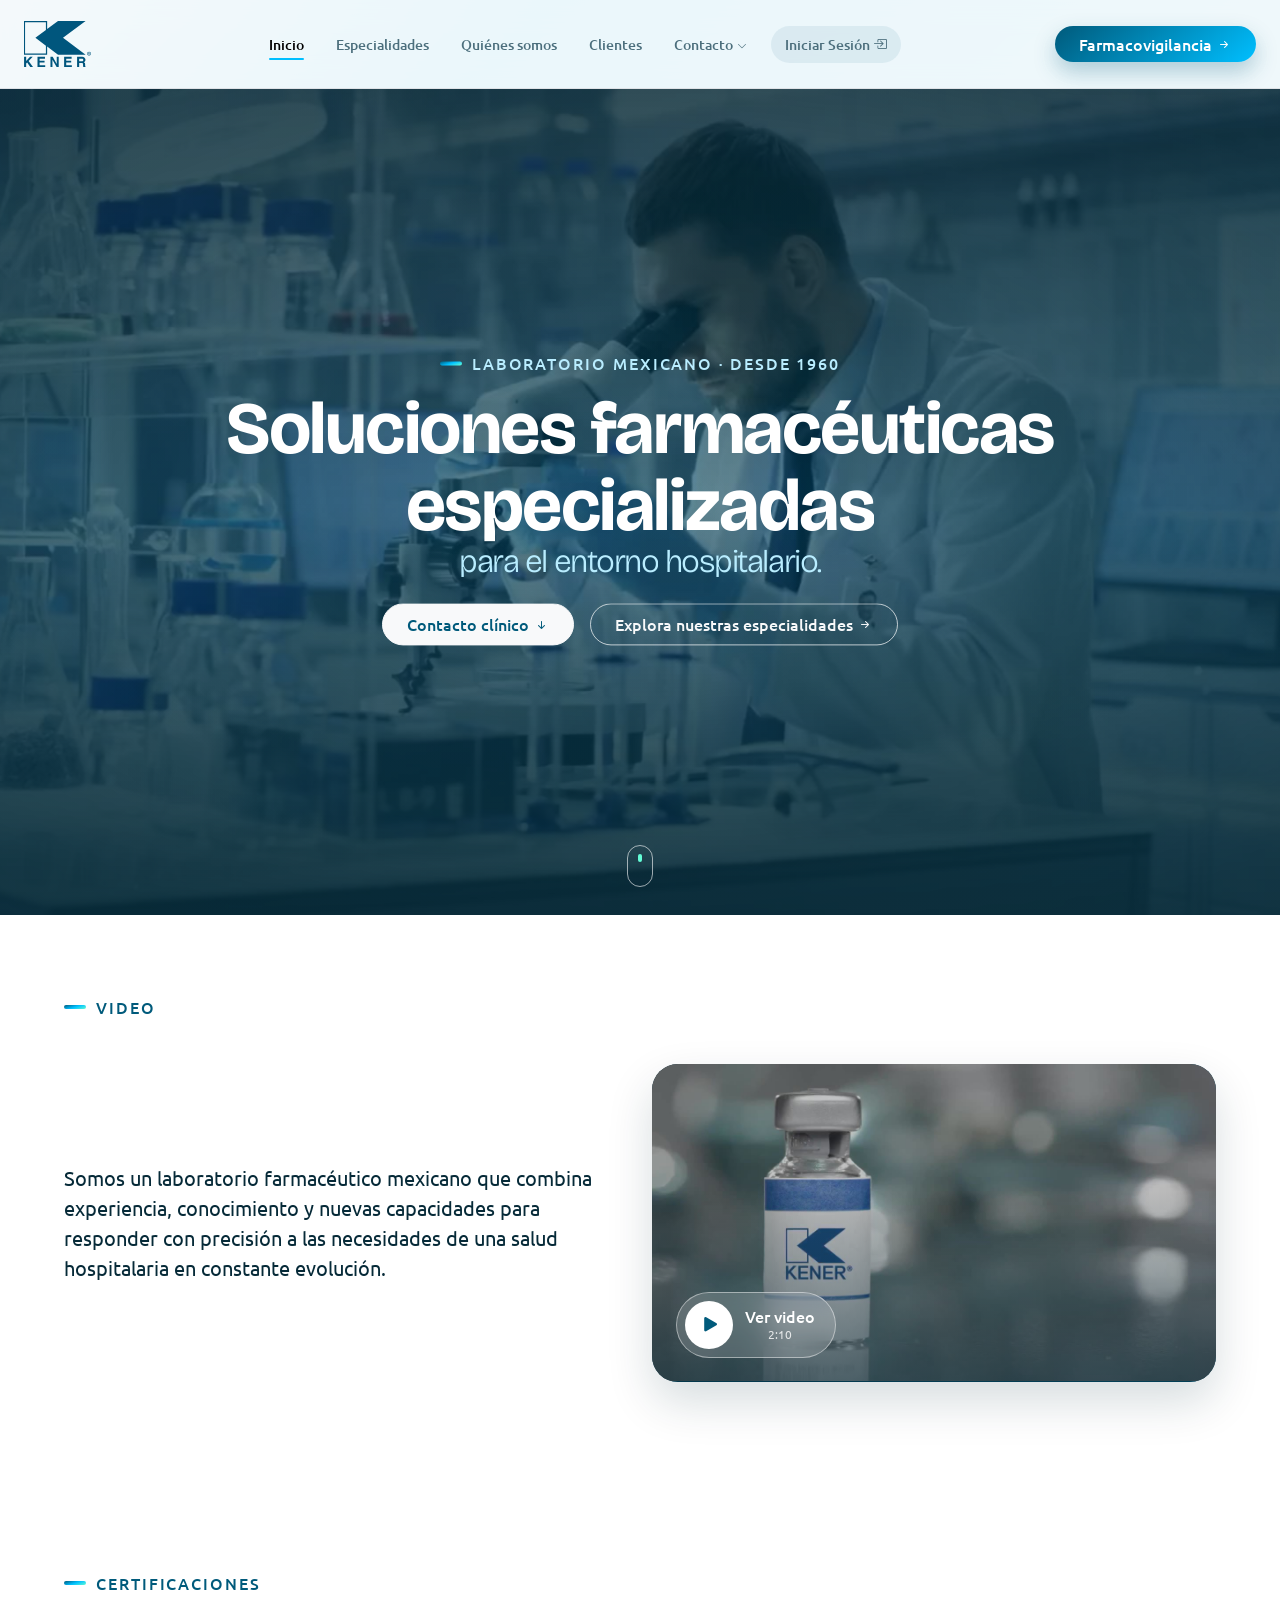
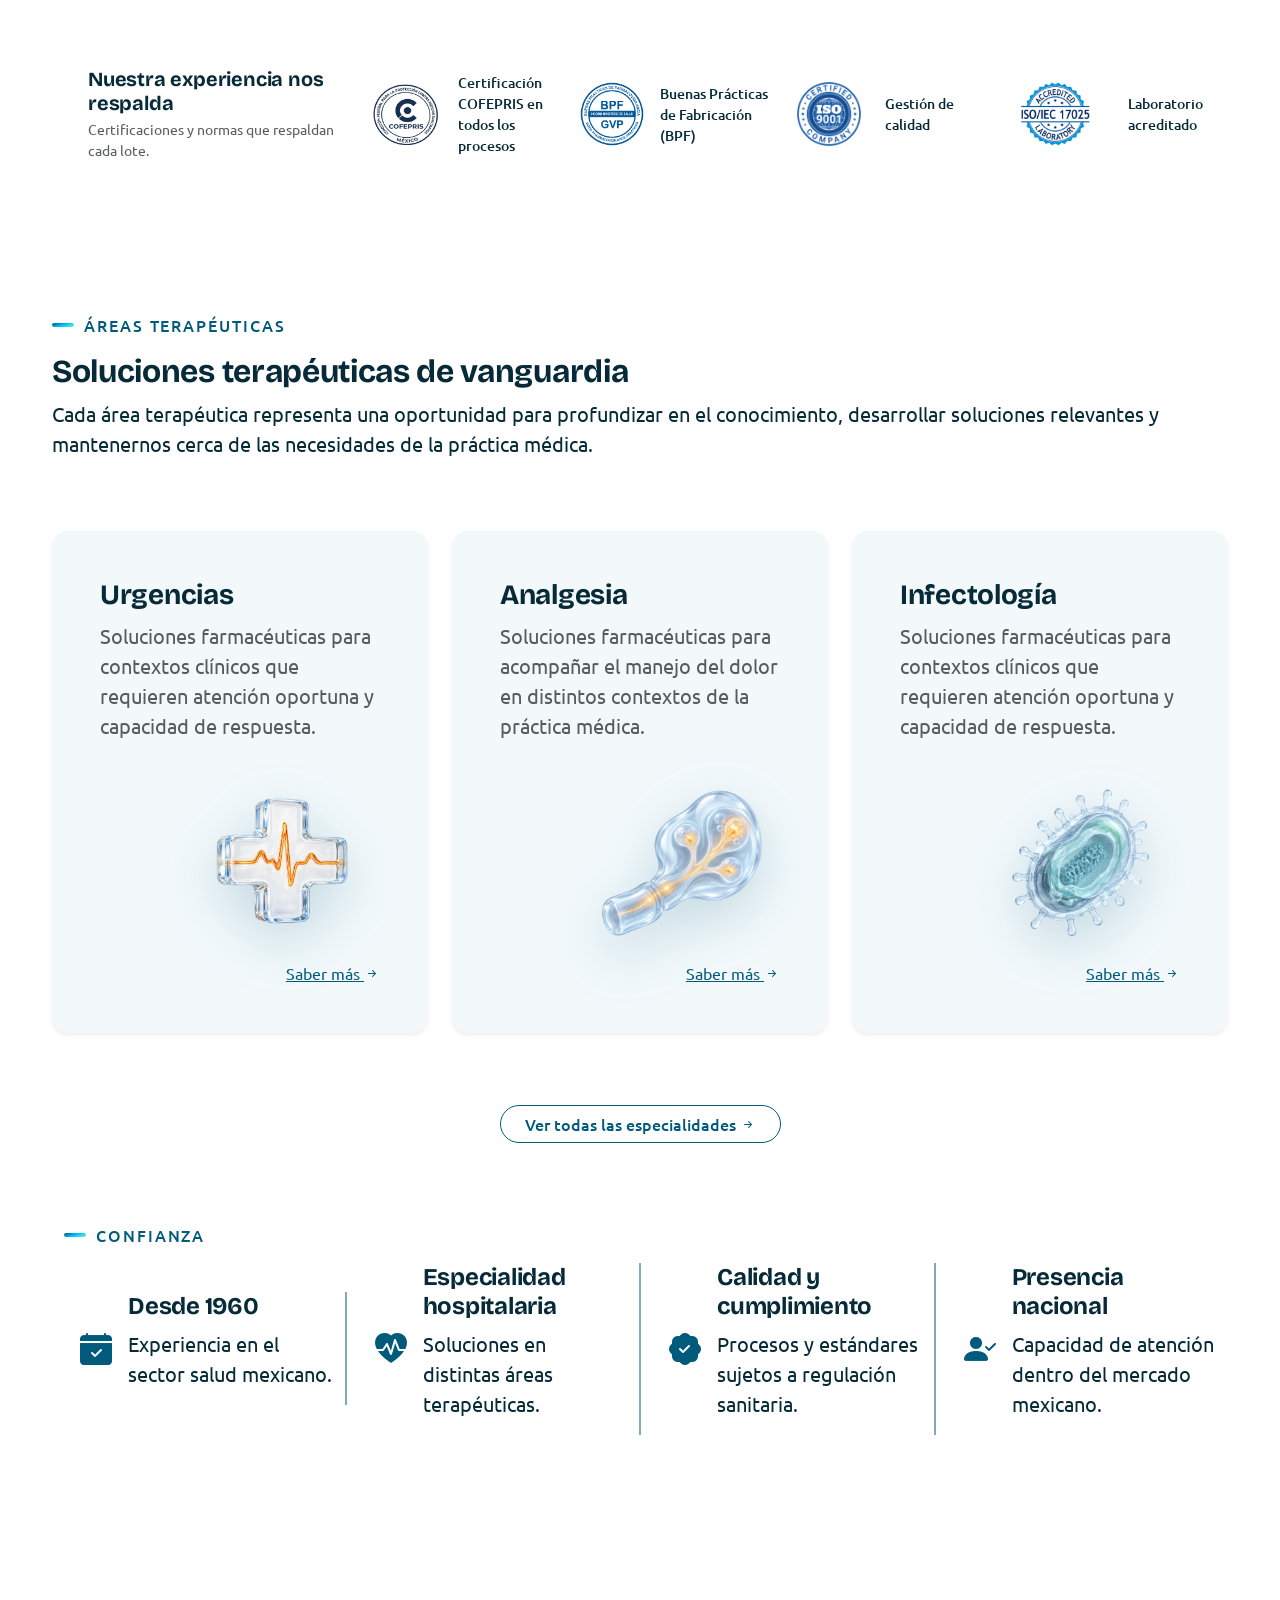
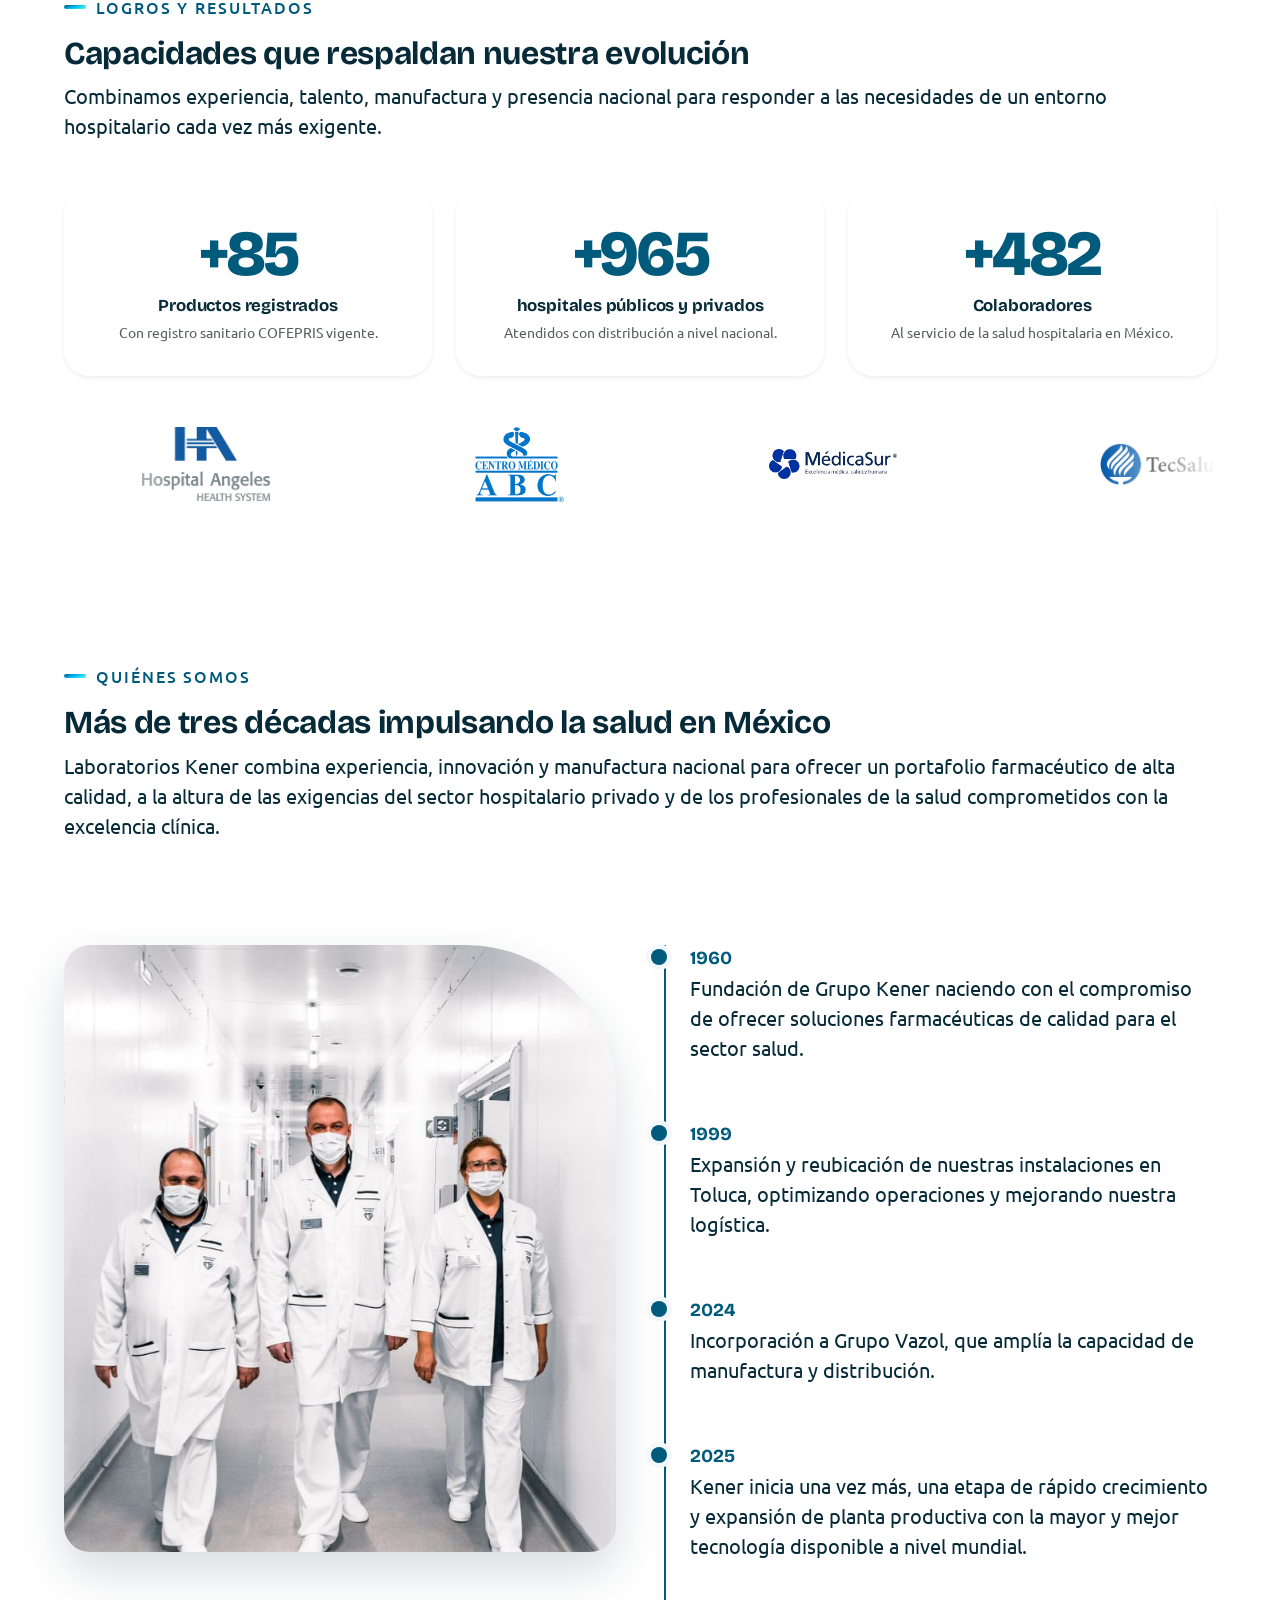
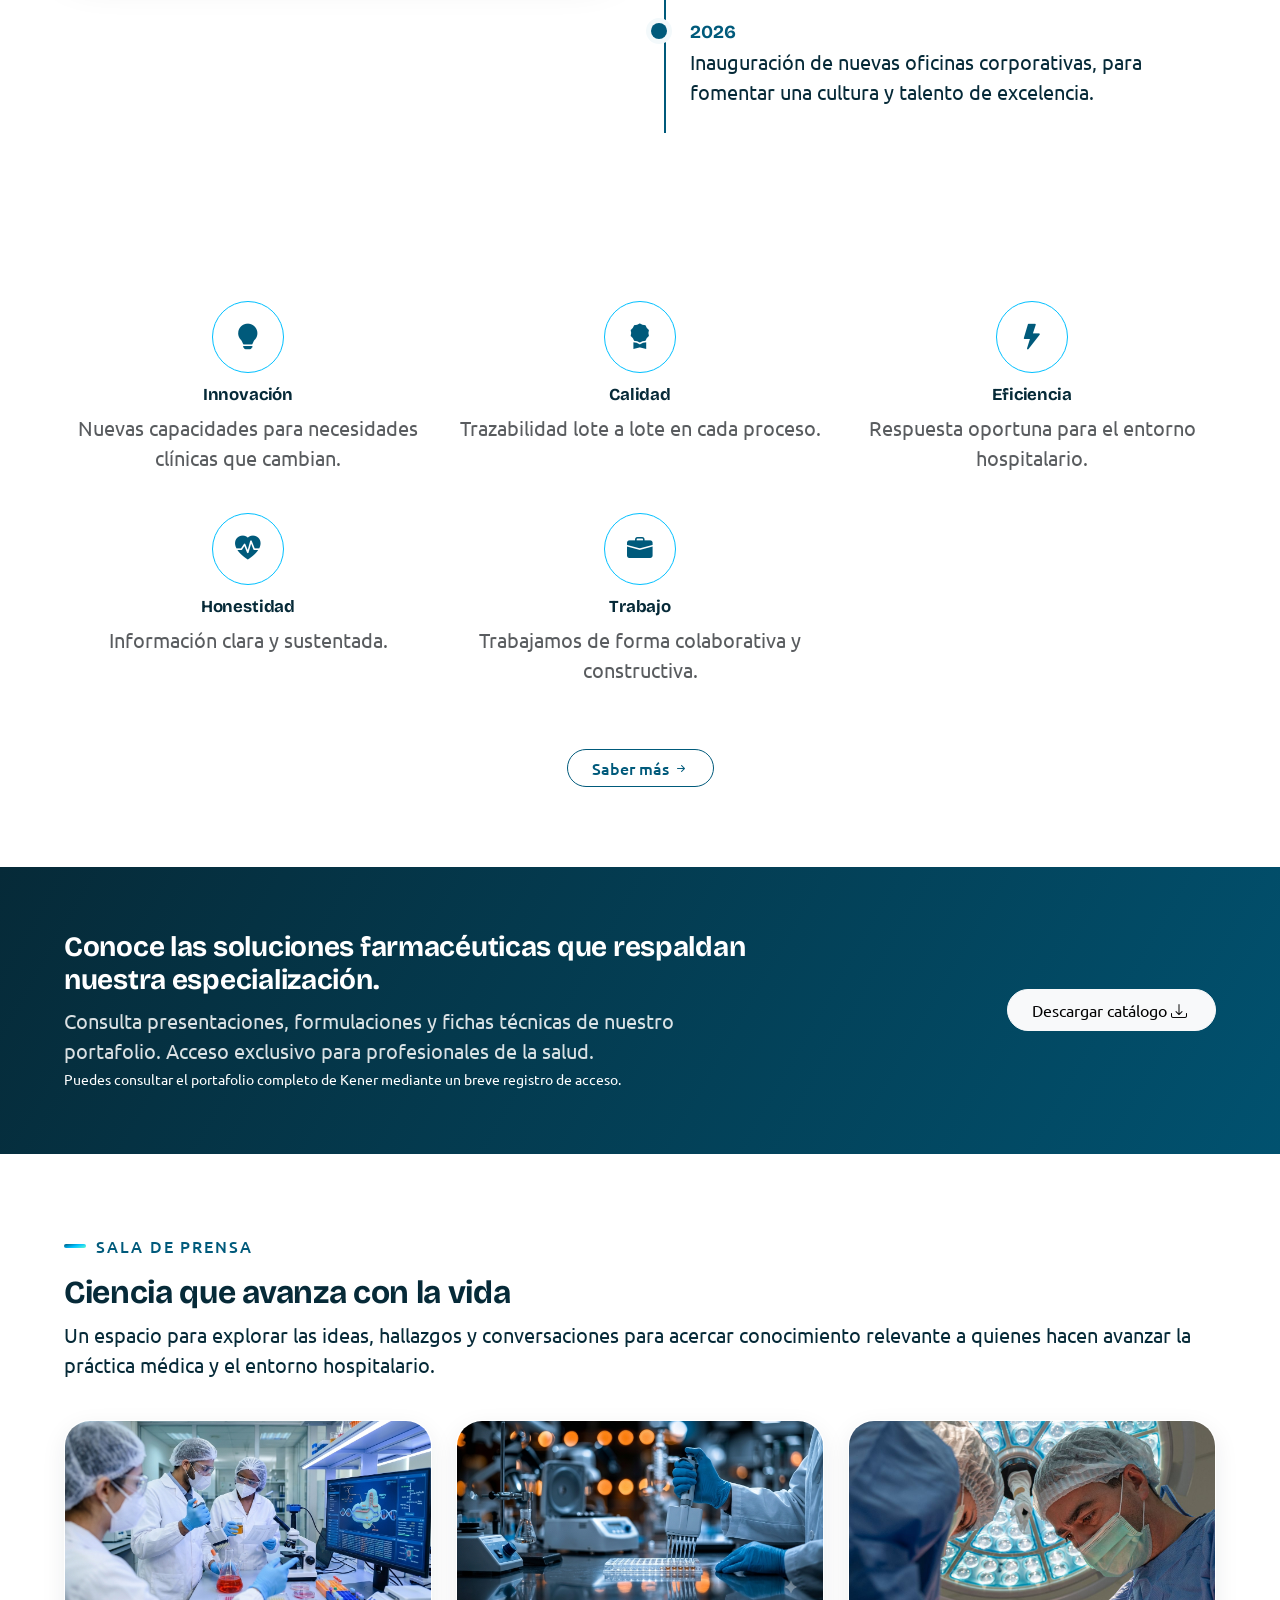
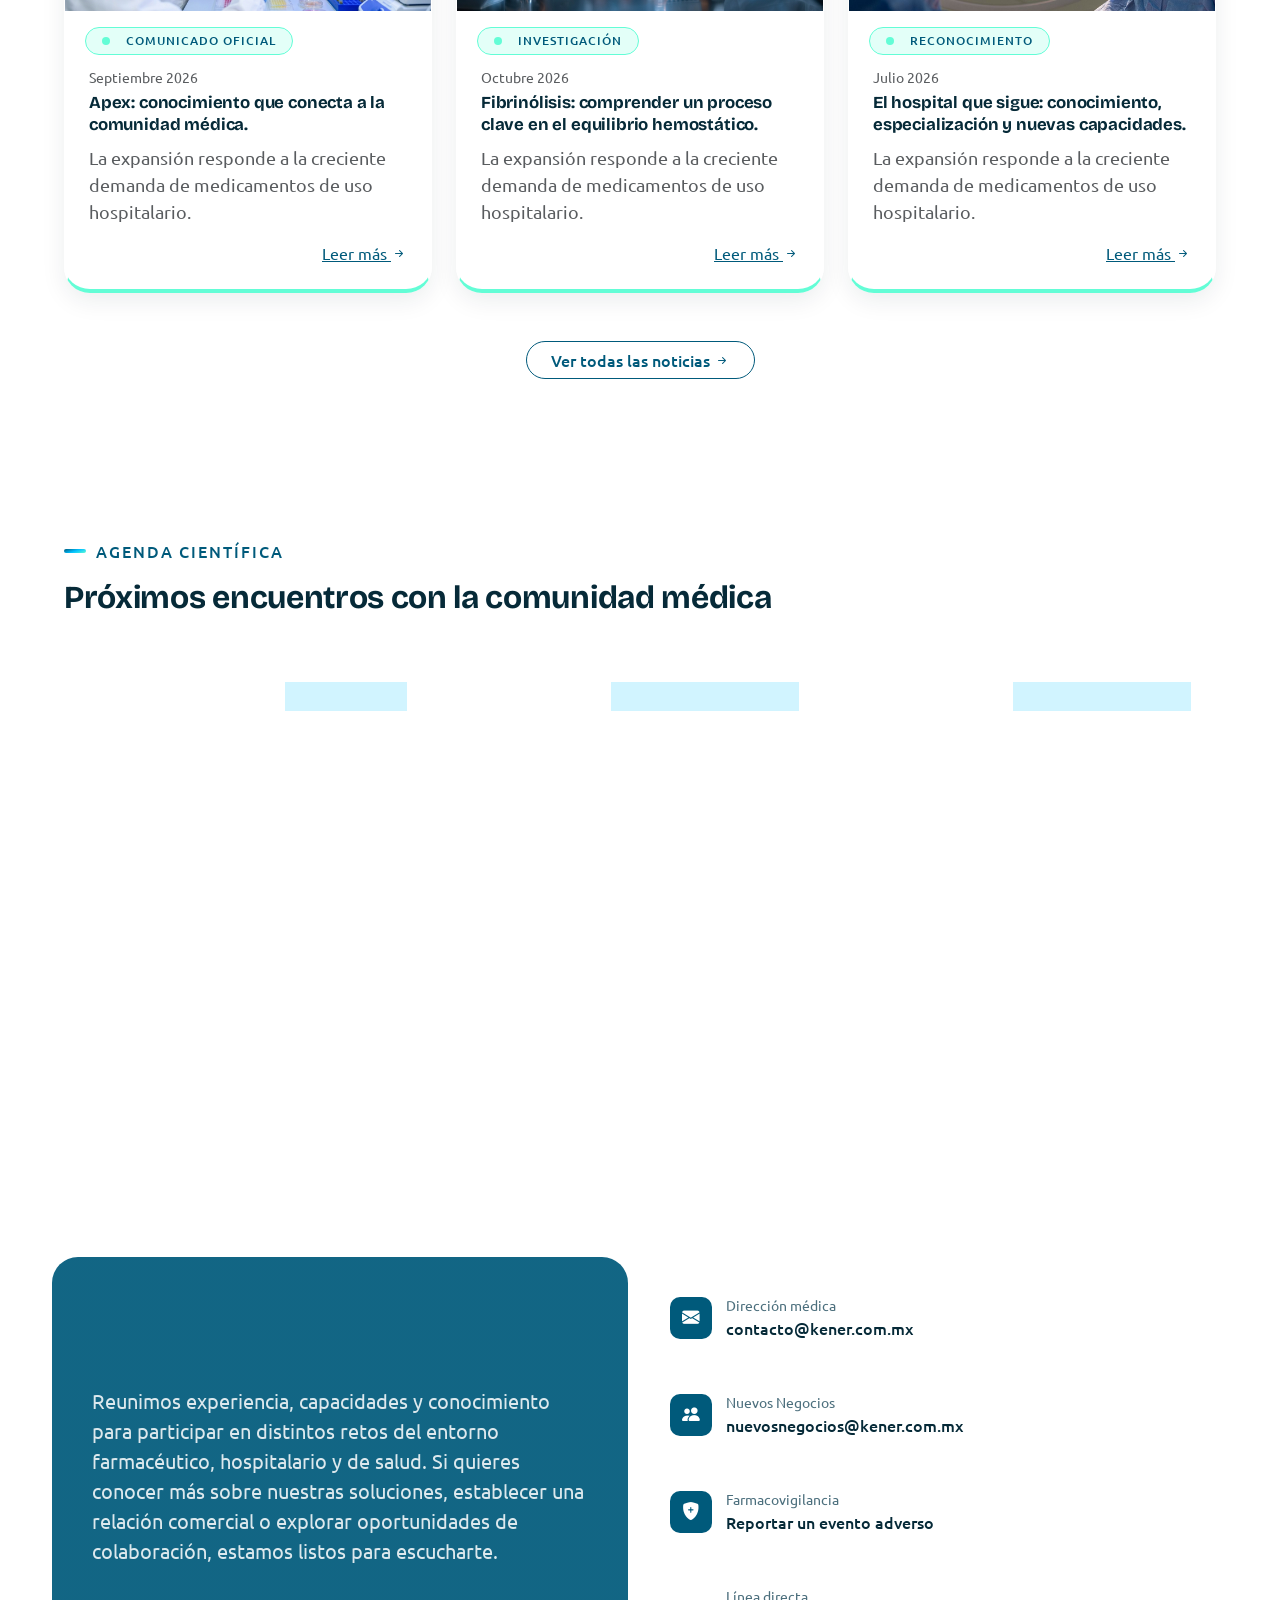
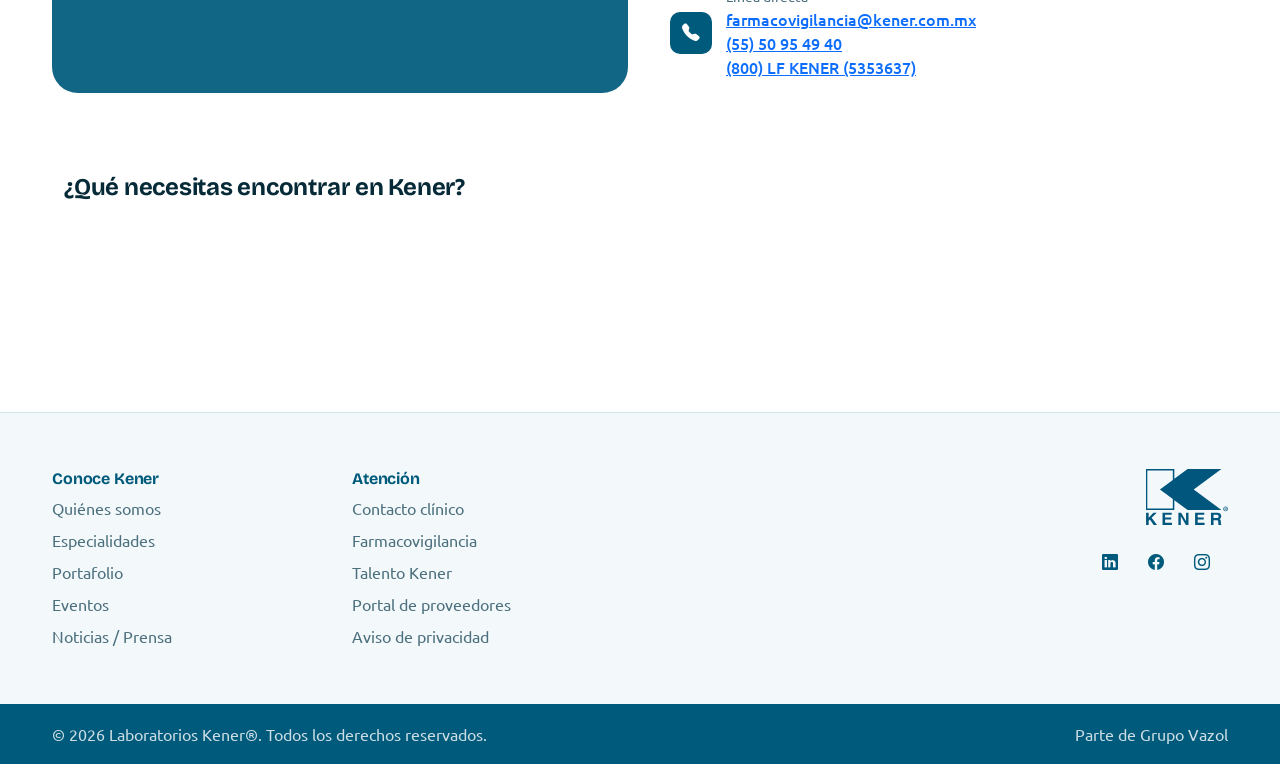
<file: index.html>
<!DOCTYPE html>
<html lang="es">
<head>
<meta charset="UTF-8">
<meta name="viewport" content="width=device-width, initial-scale=1.0">
<title>Laboratorios Kener — Soluciones farmacéuticas de alta especialidad</title>
<meta name="description" content="Laboratorio farmacéutico mexicano desde 1960. Soluciones de alta especialidad para el sector hospitalario, con cumplimiento COFEPRIS.">
<link rel="icon" type="image/jpeg" href="img/favicon.jpg">

<link href="https://cdn.jsdelivr.net/npm/bootstrap@5.3.3/dist/css/bootstrap.min.css" rel="stylesheet">
<link href="https://cdn.jsdelivr.net/npm/bootstrap-icons@1.11.3/font/bootstrap-icons.min.css" rel="stylesheet">
<!-- Orden importa: tokens/marca → estilos de la home -->
<link href="css/kener-styles.css" rel="stylesheet">
<link href="css/kener-motion.css" rel="stylesheet">
<!-- Prioridad al póster del hero: es lo primero que se ve mientras llega el video -->
<link rel="preload" as="image" href="img/hero-kener-poster.jpg" fetchpriority="high">
<!-- Movimiento: activa los estados iniciales antes del primer pintado.
     Respeta "reducir movimiento"; si kener-motion.js no carga, el contenido se muestra igual. -->
<script>
(function(d){var r=d.documentElement;
  if(window.matchMedia&&matchMedia('(prefers-reduced-motion: reduce)').matches)return;
  r.classList.add('js-motion');
  try{if(!sessionStorage.getItem('kener-intro')){r.classList.add('k-intro');sessionStorage.setItem('kener-intro','1');}}catch(e){}
  setTimeout(function(){if(!window.KenerMotion){r.classList.remove('js-motion','k-intro');}},4000);
})(document);
</script>
</head>
<body>
  
  
  <!-- ══ NAV ══ -->
  <header class="sticky-top">
      <nav class="navbar navbar-expand-lg py-2 border-bottom k-nav" aria-label="Principal">
          <div class="container-fluid px-4 py-2">
              <a class="navbar-brand" href="index.html"><img src="img/logo/Logo Kener (2).svg" alt="Laboratorios Kener"></a>
              <button class="navbar-toggler" type="button" data-bs-toggle="collapse" data-bs-target="#navMain" aria-controls="navMain" aria-expanded="false" aria-label="Abrir menú"><span class="navbar-toggler-icon"></span></button>
              <div class="collapse navbar-collapse" id="navMain">
              <ul class="navbar-nav mx-lg-auto gap-lg-3 my-3 my-lg-0 align-items-lg-center">
                  <li class="nav-item"><a class="nav-link active" aria-current="page" href="index.html">Inicio</a></li>
                  <li class="nav-item"><a class="nav-link" href="pages/especialidades.html">Especialidades</a></li>
                  <li class="nav-item"><a class="nav-link" href="#">Quiénes somos</a></li>
                  <li class="nav-item"><a class="nav-link" href="#">Clientes</a></li>
                  <!-- "dropdown" en el <li> es obligatorio: posiciona el menú justo debajo de "Contacto" -->
                  <li class="nav-item dropdown">
                    <a class="nav-link dropdown-toggle" href="#" id="navContacto" role="button" data-bs-toggle="dropdown" aria-expanded="false">Contacto</a>
                    <ul class="dropdown-menu k-dropdown" aria-labelledby="navContacto">
                      <li><a class="dropdown-item" href="#">Clientes</a></li>
                      <li><a class="dropdown-item" href="#">Nuevos Negocios</a></li>
                      <li><a class="dropdown-item" href="#">Talento Kener</a></li>
                      <li><hr class="dropdown-divider"></li>
                      <li><a class="dropdown-item k-dropdown-portal" href="https://kener-proveedores.com.mx/usuario/login" target="_blank" rel="noopener">Portal Proveedores <i class="bi bi-box-arrow-up-right small"></i></a></li>
                    </ul>
                  </li>
                  <li class="nav-item"><a class="nav-link nav-link-portal" href="pages/login.html">Iniciar Sesión <i class="bi bi-box-arrow-in-right"></i></a></li>
              </ul>
              <a href="#" class="btn btn-gradient rounded-pill px-4">Farmacovigilancia <i class="bi bi-arrow-right-short"></i></a>
              </div>
          </div>
      </nav>
  </header>

  <main id="inicio">
  <!-- ══ HERO v1 (dos columnas con imágenes) — DESACTIVADO 11/11/2026 ══
       Se conserva como referencia. Para restaurarlo, elimina estas marcas de comentario
       y comenta el bloque "HERO v2" de abajo.
  <div class="hero" >
    <div class="container-xxl padding-container" >
      <svg class="hero-dna" viewBox="0 0 120 280" aria-hidden="true"><g fill="none" stroke="#5BD6FF" stroke-width="1.4" stroke-linecap="round"><path d="M20 10 C60 40 60 60 20 90 C-20 120 -20 140 20 170 C60 200 60 220 20 250" opacity="0.6"></path><path d="M100 10 C60 40 60 60 100 90 C140 120 140 140 100 170 C60 200 60 220 100 250" opacity="0.6"></path><path d="M20 10 L100 10M23 40 L97 40M28 70 L92 70M20 90 L100 90M28 120 L92 120M23 150 L97 150M20 170 L100 170M28 200 L92 200M23 230 L97 230M20 250 L100 250" opacity="0.35"></path></g></svg>
        <div class="row g-5 align-items-center">
          <div class="col-lg-6">
            <div class="eyebrow">Laboratorio mexicano · Desde 1960</div>
            <h1 class="mb-4">Soluciones farmacéuticas especializadas <span class="fs-2 d-block">para el entorno hospitalario.</span></h1>
            <p class="mb-4">Somos un laboratorio farmacéutico mexicano que combina experiencia, conocimiento y nuevas capacidades para responder con precisión a las necesidades de una salud hospitalaria en constante evolución.</p>
            <div class="d-flex flex-wrap gap-3">
              <a href="#contacto" class="btn btn-primary rounded-pill px-4 py-2">Contacto clínico <i class="bi bi-arrow-down-short"></i></a>
              <a href="pages/especialidades.html" class="btn btn-outline-primary rounded-pill px-4 py-2">Explora nuestras especialidades <i class="bi bi-arrow-right-short"></i></a>
            </div>
          </div>
          <div class="col-lg-6">
            <div class="row g-3 position-relative">
                <div class="col-6 ">
                    <div class="glass-card glass-bg shadow-sm text-primary p-2 my-4 element-z-index t-top">
                      <div class="d-flex align-items-center gap-3">
                        <div class="bg-white text-primary border-sky shadow-sm rounded-circle d-flex align-items-center justify-content-center flex-shrink-0" style="width: 48px; height: 48px;">
                          <i class="bi bi-capsule"></i>
                        </div>
                        <div class="fw-bold">
                          <span class="card-title mb-1 fs-6">+1000</span>
                          <p class="mb-0 small opacity-75 fs-bold">Productos especializados</p>
                        </div>
                      </div>
                    </div>
                    <div class="frame m-0"><img src="img/laboratorio-360x980.png" alt="Profesional de laboratorio analizando una muestra"></div>
                </div>
                <div class="col-6">
                    <div class="frame alt m-0"><img src="img/doctore-en-quirofano-360x980.png" alt="Equipo médico en quirófano"></div>
                    <div class="glass-card glass-bg shadow-sm text-primary p-2 my-4 element-z-index t-bot">
                      <div class="d-flex align-items-center gap-3">
                        <div class="bg-white text-primary border-aqua shadow-sm rounded-circle d-flex align-items-center justify-content-center flex-shrink-0" style="width: 48px; height: 48px;">
                          <i class="bi bi-h-circle-fill"></i>
                        </div>
                        <div class="fw-bold">
                          <span class="card-title mb-1 fs-6">+140</span>
                          <p class="mb-0 small opacity-75 fs-bold">Hospitales atendidos</p>
                        </div>
                      </div>
                    </div>
                </div>
            </div>
          </div>
        </div>
    </div>
  </div>
  ══ FIN HERO v1 ══ -->

  <!-- ══ HERO v2 — una columna centrada con video de fondo ══
       Video local: img/hero-kener.mp4 (H.264 1920×1080, sin audio, 3.3 MB, 14 s).
       Montaje del video institucional (img/video-kener-web.mp4) con tramos SIN
       textos sobreimpresos: 0:50–1:00 (microscopio, Petri, cuarto limpio, tubos)
       + 1:37–1:43 (pasillo de planta, maquinaria, reactor), con fundidos y
       cierre en bucle sin salto. Franjas negras laterales del original recortadas.
       Si el video no carga o el usuario pide "reducir movimiento", se muestra
       el póster img/hero-kener-poster.jpg (primer cuadro del clip). -->
  <div class="hero hero-video" data-hero-video>
    <div class="hero-video-media" aria-hidden="true">
      <video class="hero-video-el" autoplay muted loop playsinline preload="auto"
             poster="img/hero-kener-poster.jpg"
             src="img/hero-kener.mp4"></video>
    </div>
    <div class="hero-video-overlay" aria-hidden="true"></div>
    <div class="container-xxl padding-container hero-video-content">
      <div class="row justify-content-center">
        <div class="col-lg-10 col-xl-9 text-center">
          <div class="eyebrow justify-content-center">Laboratorio mexicano · Desde 1960</div>
          <h1 class="mb-4">Soluciones farmacéuticas especializadas <span class="fs-2 d-block">para el entorno hospitalario.</span></h1>
          <div class="d-flex flex-wrap gap-3 justify-content-center">
            <a href="#contacto" class="btn btn-light rounded-pill px-4 py-2">Contacto clínico <i class="bi bi-arrow-down-short"></i></a>
            <a href="pages/especialidades.html" class="btn btn-outline-light rounded-pill px-4 py-2">Explora nuestras especialidades <i class="bi bi-arrow-right-short"></i></a>
          </div>
        </div>
      </div>
    </div>
    <button class="hero-video-toggle" type="button" aria-label="Pausar video de fondo" aria-pressed="false">
      <i class="bi bi-pause-fill" aria-hidden="true"></i>
    </button>
    <a class="hero-scroll-cue" href="#sec-certificaciones" aria-label="Ir al contenido">
      <span></span>
    </a>
  </div>
  <!-- ══ VIDEO ══
       Video institucional comprimido: img/video-kener-web.mp4 (1920×1080, con audio,
       27.9 MB; original de 148 MB). preload="none" + póster: no descarga nada hasta
       que el usuario pulsa reproducir, y nunca se ve una pantalla negra. -->
  <section id="sec-video" aria-label="Video institucional">
  <div class="container-xxl padding-container">
    <div class="eyebrow">Video</div>
    <div class="row g-4" style="min-height: 400px;">
      <!-- Se agregaron d-flex y align-items-center aquí -->
      <div class="col-12 col-lg-6 d-flex align-items-center">
        <p class="mb-0 mx-auto">Somos un laboratorio farmacéutico mexicano que combina experiencia, conocimiento y nuevas capacidades para responder con precisión a las necesidades de una salud hospitalaria en constante evolución.</p>
      </div>
      <div class="col-12 col-lg-6 d-flex align-items-center">
        <div class="k-video" data-k-video>
          <video class="k-video-el" width="1920" height="1080" preload="none" playsinline
                 poster="img/video-kener-poster.jpg">
            <source src="img/video-kener-web.mp4" type="video/mp4">
          </video>
          <button class="k-video-play" type="button" aria-label="Reproducir video institucional de Laboratorios Kener">
            <i class="bi bi-play-fill" aria-hidden="true"></i>
            <span>Ver video <small>2:10</small></span>
          </button>
        </div>
      </div>
    </div>
  </div>
</section>


  <!-- ══ CERTIFICACIONES Y ESTÁNDARES ══ -->
  <section id="sec-certificaciones"class="pb-5" aria-labelledby="t-cert">
    <div class="container-xxl padding-container">
      <div class="eyebrow">Certificaciones</div>
      <div class="p-4 mt-5">
        <div class="row g-4 align-items-center">
          <div class="col-lg-3"><h2 id="t-cert" class="fs-5 mb-1">Nuestra experiencia nos respalda</h2><p class="small mb-0 text-muted">Certificaciones y normas que respaldan cada lote.</p></div>
          <!-- TODO: reemplazar los sellos por los logotipos oficiales (img/certificaciones/) -->
          <div class="col-lg-9"><div class="row row-cols-2 row-cols-md-4 g-3">
            <div class="col d-flex align-items-center gap-3"><img src="img/logo-cofepris.png" width="72px" height="auto" alt="COFEPRIS"><span class="small fw-medium">Certificación COFEPRIS en todos los procesos</span></div>
            <div class="col d-flex align-items-center gap-3"><img src="img/bpf-gvp-mra9napg.png" width="64px" height="64px" alt="BPF"><span class="small fw-medium">Buenas Prácticas de Fabricación (BPF)</span></div>
            <div class="col d-flex align-items-center gap-3"><img src="img/iso-9001-certified-logo.png" width="80px" height="80px" alt="ISO-9001"><span class="small fw-medium">Gestión de calidad</span></div>
            <div class="col d-flex align-items-center gap-3"><img src="img/isoiec_17025-mra9fup5-sin-fondo.png" width="128px" height="64px" alt="ISO-/IEC"></span><span class="small fw-medium">Laboratorio acreditado</span></div>
          </div></div>
        </div>
      </div>
    </div>
  </section>

  <!-- ══ ÁREAS TERAPÉUTICAS ══ -->
  <section id="sec-especialidades"aria-labelledby="t-esp">
    <div class="container-xxl">
      <!--<svg class="dna-2" viewBox="0 0 120 280" aria-hidden="true"><g fill="none" stroke="#5BD6FF" stroke-width="0.5" stroke-linecap="round"><path d="M20 10 C60 40 60 60 20 90 C-20 120 -20 140 20 170 C60 200 60 220 20 250" opacity="0.6"></path><path d="M100 10 C60 40 60 60 100 90 C140 120 140 140 100 170 C60 200 60 220 100 250" opacity="0.6"></path><path d="M20 10 L100 10M23 40 L97 40M28 70 L92 70M20 90 L100 90M28 120 L92 120M23 150 L97 150M20 170 L100 170M28 200 L92 200M23 230 L97 230M20 250 L100 250" opacity="0.35"></path></g></svg>-->
      <div class="eyebrow">Áreas terapéuticas</div>
      <h2 id="t-esp" class="k-h2">Soluciones terapéuticas de vanguardia</h2>
      <p class="k-lead mb-5">Cada área terapéutica representa una oportunidad para profundizar en el conocimiento, desarrollar soluciones relevantes y mantenernos cerca de las necesidades de la práctica médica.    </p>
      <div class="row g-4">
        <div class="col-lg-4">
          <div class="card card-secondary border-0 shadow-sm rounded-4 p-5 my-4">
            <h3 class="mb-2">Urgencias</h3>
            <p class="text-muted mb-4" style="max-width:340px">Soluciones farmacéuticas para contextos clínicos que requieren atención oportuna y capacidad de respuesta.</p>
            <div class="text-end">
              <img src="img/Iconos-Kener_2/icono-urgencias-v2.png" alt="">
              <a href="#urgencias" class="link-primary d-block">Saber más <i class="bi bi-arrow-right-short"></i></a>
            </div>
          </div>
        </div>
        <div class="col-lg-4">
          <div class="card card-secondary border-0 shadow-sm rounded-4 p-5 my-4">
            <h3 class="mb-2">Analgesia</h3>
            <p class="text-muted mb-4" style="max-width:340px">Soluciones farmacéuticas para acompañar el manejo del dolor en distintos contextos de la práctica médica.</p>
            <div class="text-end">
              <img src="img/Iconos-Kener_2/icono-analgesia-v2.png" alt="">
              <a href="#analgesia" class="link-primary d-block">Saber más <i class="bi bi-arrow-right-short"></i></a>
            </div>
          </div>
        </div>
        <div class="col-lg-4">
          <div class="card card-secondary border-0 shadow-sm rounded-4 p-5 my-4">
            <h3 class="mb-2">Infectología</h3>
            <p class="text-muted mb-4" style="max-width:340px">Soluciones farmacéuticas para contextos clínicos que requieren atención oportuna y capacidad de respuesta.</p>
            <div class="text-end">
              <img src="img/Iconos-Kener_2/icono-antiinfecciosos-v2.png" alt="">
              <a href="#analgecia" class="link-primary d-block">Saber más <i class="bi bi-arrow-right-short"></i></a>
            </div>
          </div>
        </div> 
      </div>
      
      <div class="text-center mt-5"><a href="especialidades.html" class="btn btn-outline-primary rounded-pill px-4">Ver todas las especialidades <i class="bi bi-arrow-right-short"></i></a></div>
    </div>
  </section>

  <!-- ══ CONFIANZA══ -->
  <section id="sec-confianza" aria-labelledby="t-cert" >
    <div class="container-xxl padding-container">
      <div class="eyebrow">Confianza</div>
        <div class="row g-4 align-items-center">
          <div class="col d-flex align-items-center span-border"><div class="p-2"><i class="bi bi-calendar-check-fill fs-2 text-primary p-2"></i></div><div><h4>Desde 1960</h4><p>Experiencia en el sector salud mexicano.</p></div></div>
          <div class="col d-flex align-items-center span-border"><div class="p-2"><i class="bi bi-heart-pulse-fill fs-2 text-primary p-2"></i></div><div><h4>Especialidad hospitalaria</h4><p>Soluciones en distintas áreas terapéuticas.</p></div></div>
          <div class="col d-flex align-items-center span-border"><div class="p-2"><i class="bi bi-patch-check-fill fs-2 text-primary p-2"></i></div><div><h4>Calidad y cumplimiento</h4><p>Procesos y estándares sujetos a regulación sanitaria.</p></div></div>
          <div class="col d-flex align-items-center"><div class="p-2"><i class="bi bi-person-check-fill fs-2 text-primary p-2"></i></i></div><div><h4>Presencia nacional</h4><p>Capacidad de atención dentro del mercado mexicano.</p></div></div>
        </div>
    </div>
  </section>

  <!-- ══ LOGROS Y RESULTADOS ══ -->
  <section id="logros" aria-labelledby="t-logros">
    <div class="container-xxl padding-container">
      <div class="eyebrow">Logros y resultados</div>
      <h2 id="t-logros">Capacidades que respaldan nuestra evolución</h2>
      <p class="k-lead mb-5">Combinamos experiencia, talento, manufactura y presencia nacional para responder a las necesidades de un entorno hospitalario cada vez más exigente.</p>
      <div class="row g-4 justify-content-center">
        <div class="col-md-4"><div class="card-rounded-white shadow-sm stat"><div class="n" data-target="88">+0</div><h3>Productos registrados</h3><p class="small text-muted mb-0">Con registro sanitario COFEPRIS vigente.</p></div></div>
        <div class="col-md-4"><div class="card-rounded-white shadow-sm stat"><div class="n" data-target="1000">+0</div><h3>hospitales públicos y privados</h3><p class="small text-muted mb-0">Atendidos con distribución a nivel nacional.</p></div></div>
        <div class="col-md-4"><div class="card-rounded-white shadow-sm stat"><div class="n" data-target="500">+0</div><h3>Colaboradores</h3><p class="small text-muted mb-0">Al servicio de la salud hospitalaria en México.</p></div></div>
      </div>
      <div class="logo-marquee-container" aria-label="Instituciones que confían en Kener">
  <div class="logo-marquee-track">
    <!-- Grupo 1 de logos -->
    <ul class="logo-marquee-list list-unstyled d-flex align-items-center gap-5 mb-0">
      <li><img src="img/hospital_angeles-mrafkaiv.png" alt="Hospital Ángeles" width="128" height="auto"></li>
      <li><img src="img/abc-logo-mrafksny.webp" alt="Centro Médico ABC" width="auto" height="100"></li>
      <li><img src="img/medicasur-logo-mrafm44k.png" alt="Médica Sur" width="128" height="auto"></li>
      <li><img src="img/logo-tecsalud-mrafllbt.webp" alt="TecSalud" width="128" height="auto"></li>
      <li><img src="img/imss_logosimbolo-mraff2tm.png" alt="IMSS" width="auto" height="100"></li>
      <li><img src="img/issste_logo-mrafel0m.png" alt="ISSSTE" width="128" height="auto"></li>
      <li><img src="img/logo_petroleos_mexicanos-mrafjlhw.png" alt="PEMEX" width="128" height="auto"></li>
    </ul>
    
    <!-- Grupo 2 de logos (Duplicado exacto para crear el efecto continuo sin cortes) -->
    <ul class="logo-marquee-list list-unstyled d-flex align-items-center gap-5 mb-0" aria-hidden="true">
      <li><img src="img/hospital_angeles-mrafkaiv.png" alt="" width="128" height="auto"></li>
      <li><img src="img/abc-logo-mrafksny.webp" alt="" width="auto" height="100"></li>
      <li><img src="img/medicasur-logo-mrafm44k.png" alt="" width="128" height="auto"></li>
      <li><img src="img/logo-tecsalud-mrafllbt.webp" alt="" width="128" height="auto"></li>
      <li><img src="img/imss_logosimbolo-mraff2tm.png" alt="" width="auto" height="100"></li>
      <li><img src="img/issste_logo-mrafel0m.png" alt="" width="128" height="auto"></li>
      <li><img src="img/logo_petroleos_mexicanos-mrafjlhw.png" alt="" width="128" height="auto"></li>
    </ul>
  </div>
</div>
      
    </div>
  </section>

  <!-- ══ QUIÉNES SOMOS ══ -->
  <section id="quienes-somos">
    <div class="container-xxl padding-container">
      <div class="eyebrow">Quiénes somos</div>
      <h2>Más de tres décadas impulsando la salud en México</h2>
        <p>Laboratorios Kener combina experiencia, innovación y manufactura nacional para ofrecer un portafolio farmacéutico de alta calidad, a la altura de las exigencias del sector hospitalario privado y de los profesionales de la salud comprometidos con la excelencia clínica.</p>
      <div class="row g-5 padding-section">
        <div class="col-lg-6">
          <div class="team-photo"><img src="img/team-people-laboratory.jpg" alt="Equipo de Laboratorios Kener en planta"></div>
        </div>
        <div class="col-lg-6">
          <!-- Agregamos la clase 'timeline-section' o limpiamos la etiqueta -->
          <ol class="timeline list-unstyled">
            <li>
              <b>1960</b>
              <p class="mb-0">Fundación de Grupo Kener naciendo con el compromiso de ofrecer soluciones farmacéuticas de calidad para el sector salud.</p>
            </li>
            <li>
              <b>1999</b>
              <p class="mb-0">Expansión y reubicación de nuestras instalaciones en Toluca, optimizando operaciones y mejorando nuestra logística.</p>
            </li>
            <li>
              <b>2024</b>
              <p class="mb-0">Incorporación a Grupo Vazol, que amplía la capacidad de manufactura y distribución.</p>
            </li>
            <li>
              <b>2025</b>
              <p class="mb-0">Kener inicia una vez más, una etapa de rápido crecimiento y expansión de planta productiva con la mayor y mejor tecnología disponible a nivel mundial.</p>
            </li>
            <li>
              <b>2026</b>
              <p class="mb-0">Inauguración de nuevas oficinas corporativas, para fomentar una cultura y talento de excelencia.</p>
            </li>
          </ol>
        </div>
      </div>
      <div class="row g-4 mt-4">
        <div class="col-lg-4 col-sm-6 value"><div class="ic"><i class="bi bi-lightbulb-fill"></i></div><h3>Innovación</h3><p class=" text-muted">Nuevas capacidades para necesidades clínicas que cambian.</p></div>
        <div class="col-lg-4 col-sm-6 value"><div class="ic"><i class="bi bi-award-fill"></i></div><h3>Calidad</h3><p class="text-muted">Trazabilidad lote a lote en cada proceso.</p></div>
        <div class="col-lg-4 col-sm-6 value"><div class="ic"><i class="bi bi-lightning-fill"></i></div><h3>Eficiencia</h3><p class="text-muted">Respuesta oportuna para el entorno hospitalario.</p></div>
        <div class="col-lg-4 col-sm-6 value"><div class="ic"><i class="bi bi-heart-pulse-fill"></i></div><h3>Honestidad</h3><p class="text-muted">Información clara y sustentada.</p></div>
        <div class="col-lg-4 col-sm-6 value"><div class="ic"><i class="bi bi-briefcase-fill"></i></div><h3>Trabajo</h3><p class="text-muted">Trabajamos de forma colaborativa y constructiva.</p></div>
      </div>
      <div class="text-center mt-5"><a href="quienes-somos.html" class="btn btn-outline-primary rounded-pill px-4">Saber más <i class="bi bi-arrow-right-short"></i></a></div>
    </div>
  </section>

  <!-- ══ CTA PORTAFOLIO / CATÁLOGO ══ -->
  <section class="cta-cat" aria-labelledby="t-cat">
    <div class="container-xxl padding-cta">
      <div class="row g-4 align-items-center">
        <div class="col-lg-8">
          <h3 id="t-cat" class="fs-3 mb-2 text-white">Conoce las soluciones farmacéuticas que respaldan nuestra especialización.</h3>
          <p class="mb-0 text-white" style="max-width:620px;opacity:.85">Consulta presentaciones, formulaciones y fichas técnicas de nuestro portafolio. Acceso exclusivo para profesionales de la salud. </p>
          <small class="text-white">Puedes consultar el portafolio completo de Kener mediante un breve registro de acceso.</small>
        </div>
        <div class="col-lg-4 text-lg-end"><a href="pages/registro.html" class="btn btn-light rounded-pill px-4 py-2">Descargar catálogo <i class="bi bi-download me-1"></i></a></div>
      </div>
    </div>
  </section>

  <!-- ══ CONOCIMIENTO · SALA DE PRENSA ══ -->
  <section id="prensa" aria-labelledby="t-prensa">
    <div class="container-xxl padding-container">
      <div class="eyebrow">Sala de prensa</div>
      <h2 id="t-prensa" class="k-h2">Ciencia que avanza con la vida</h2>
      <p>Un espacio para explorar las ideas, hallazgos y conversaciones para acercar conocimiento relevante a quienes hacen avanzar la práctica médica y el entorno hospitalario.</p>
      <div class="row g-4 mt-3">
        <div class="col-md-4">
          <div class="k-card news">
            <img src="img/investigacion-blog.png" alt="Investigación en formulaciones cardiovasculares">
          <span class="tag-primary"><span class="dot"></span><span>Comunicado oficial</span></span>
          <div class="body"><small class="text-muted">Septiembre 2026</small>
            <h3 class="mt-1">Apex: conocimiento que conecta a la comunidad médica.</h3>
            <p class="small-news text-muted">La expansión responde a la creciente demanda de medicamentos de uso hospitalario.</p>
            <div class="text-end"><a href="noticias.html" class="link-primary">Leer más <i class="bi bi-arrow-right-short"></i></a></div>
          </div>
          </div>
        </div>
        <div class="col-md-4">
          <div class="k-card news">
              <img src="img/gemini_generated_image_xduejzxduejzxdue-mrajwsuy.png" alt="Investigación en formulaciones cardiovasculares">
            <span class="tag-primary"><span class="dot"></span><span>Investigación</span></span>
            <div class="body"><small class="text-muted">Octubre 2026</small>
              <h3 class="mt-1">Fibrinólisis: comprender un proceso clave en el equilibrio hemostático.</h3>
              <p class="small-news text-muted">La expansión responde a la creciente demanda de medicamentos de uso hospitalario.</p>
              <div class="text-end"><a href="noticias.html" class="link-primary">Leer más <i class="bi bi-arrow-right-short"></i></a></div>
            </div>
          </div>
        </div>
        <div class="col-md-4">
          <div class="k-card news">
              <img src="img/quirofano-hospital.jpg" alt="Investigación en formulaciones cardiovasculares">
            <span class="tag-primary"><span class="dot"></span><span>Reconocimiento</span></span>
            <div class="body"><small class="text-muted">Julio 2026</small>
              <h3 class="mt-1">El hospital que sigue: conocimiento, especialización y nuevas capacidades.</h3>
              <p class="small-news text-muted">La expansión responde a la creciente demanda de medicamentos de uso hospitalario.</p>
              <div class="text-end"><a href="noticias.html" class="link-primary">Leer más <i class="bi bi-arrow-right-short"></i></a></div>
            </div>
          </div>
        </div>
      </div>
      <div class="text-center mt-5"><a href="noticias.html" class="btn btn-outline-primary rounded-pill px-4">Ver todas las noticias <i class="bi bi-arrow-right-short"></i></a></div>
    </div>
  </section>

  <!-- ══ AGENDA CIENTÍFICA ══ -->
  <section id="eventos" aria-labelledby="t-agenda">
    <div class="container-xxl padding-container k-band">
      <div class="eyebrow">Agenda científica</div>
      <h2 id="t-agenda">Próximos encuentros con la comunidad médica</h2>
      <!-- TODO: fechas y títulos reales (CPT "Eventos") -->
      <div class="row g-4 mt-3">
        <div class="col-md-4">
          <div class="k-card event">
            <div class="d-flex justify-content-between align-items-start">
              <div class="date">11<small>Sep</small></div><span class="tag-secondary"><span class="dot"></span><span>Simposio</span></span>
            </div>
            <h3 class="fs-6 mb-0">5.º Simposio de la sepsis en Aguascalientes</h3>
            <p class="small-news text-muted mb-0">Participamos como apoyo oficial con el objetivo de contribuir a que la comunidad médica y dedicada a la salud en México esté lo más actualizada posible en el manejo de la sepsis.</p>
            <a href="eventos.html" class="link-primary mt-auto text-end">Ver detalles <i class="bi bi-arrow-right-short"></i></a>
          </div>
          
        </div>
        <div class="col-md-4">
          <div class="k-card event">
            <div class="d-flex justify-content-between align-items-start">
              <div class="date">8<small>Oct</small></div><span class="tag-secondary"><span class="dot"></span><span>Congreso médico</span></span>
            </div>
            <h3 class="fs-6 mb-0">Laboratorios Kener estuvo presente en Polar Summit</h3>
            <p class="small-news text-muted mb-0">Un espacio de encuentro con líderes médicos que están marcando el rumbo de la práctica clínica en nuestro país.</p>
            <a href="eventos.html" class="link-primary mt-auto text-end">Ver detalles <i class="bi bi-arrow-right-short"></i></a>
          </div>
        </div>
        <div class="col-md-4">
          <div class="k-card event">
            <div class="d-flex justify-content-between align-items-start">
              <div class="date">02<small>Dic</small></div><span class="tag-secondary"><span class="dot"></span><span>Webinar médico</span></span>
            </div>
            <h3 class="fs-6 mb-0">Farmacovigilancia activa en el entorno hospitalario</h3>
            <p class="small-news text-muted mb-0">Sesión virtual sobre protocolos de seguridad y reporte de eventos adversos.</p>
            <a href="eventos.html" class="link-primary mt-auto text-end">Ver detalles <i class="bi bi-arrow-right-short"></i></a>
          </div>
        </div>
      </div>
      <div class="text-center mt-5"><a href="eventos.html" class="btn btn-outline-primary rounded-pill px-4">Ver agenda completa <i class="bi bi-arrow-right-short"></i></a></div>
    </div>
  </section>

  <!-- ══ CONTACTO CLÍNICO ══ -->
  <section id="contacto" aria-labelledby="t-contacto">
    <div class="container-xxl k-band">
      <div class="eyebrow">Contacto</div>
      <div class="row g-4 mt-2">
        <div class="col-lg-6">
          <div class="contact-info">
            <h2 id="contacto" class="text-white">Exploremos hasta dónde podemos avanzar juntos.</h2>
            <p style="opacity:.85">Reunimos experiencia, capacidades y conocimiento para participar en distintos retos del entorno farmacéutico, hospitalario y de salud. Si quieres conocer más sobre nuestras soluciones, establecer una relación comercial o explorar oportunidades de colaboración, estamos listos para escucharte.</p>    
            
          </div>
        </div>
        <div class="col-lg-6">
          <a class="contact-item mt-4" data-bs-toggle="collapse" href="#form-consulta-clinica" role="button" aria-expanded="true" aria-controls="form-consulta-clinica">
              <i class="bi bi-envelope-fill"></i><span><small>Dirección médica</small>
              <b>contacto@kener.com.mx</b></span>
            </a>
            <a class="contact-item mt-4" data-bs-toggle="collapse" href="#form-nuevos-negocios" role="button" aria-expanded="false" aria-controls="form-nuevos-negocios">
              <i class="bi bi-people-fill"></i><span><small>Nuevos Negocios</small><b>nuevosnegocios@kener.com.mx</b></span>
            </a>
            <a class="contact-item mt-4" href="#"><i class="bi bi-shield-fill-plus"></i><span><small>Farmacovigilancia</small><b>Reportar un evento adverso</b></span></a>
            <div class="contact-item mt-4" href="tel:800536376669"><i class="bi bi-telephone-fill"></i>
              <span><small>Línea directa</small>
                <a href="mailto:farmacovigilancia.com.mx" class="d-block"><b>farmacovigilancia@kener.com.mx</b></a>
                <a href="tel:5550954940" class="d-block"><b>(55) 50 95 49 40</b></a>
                <a href="tel:8005353637" class="d-block"><b>(800) LF KENER (5353637)</b></a>
              </span></div>
          <div id="contenedorFormularios" class="d-none">
            <form id="form-consulta-clinica" class="k-card k-form collapse  show" action="#" method="post" data-bs-parent="#contenedorFormularios"><!-- Se sustituye por shortcode de Contact Form 7 -->
                <span class="tag-primary mb-3"><span class="dot"></span><span>Consulta clínica</span></span>
                <h3 class="fs-3 mb-3">Envíe su consulta</h3>
                <div class="row g-3">
                  <div class="col-12"><label for="f-nombre">Nombre</label><input id="f-nombre" class="form-control" type="text" autocomplete="name" placeholder="Dr. / Dra. Nombre Apellido" required></div>
                  <div class="col-md-6"><label for="f-cedula">Cédula profesional</label><input id="f-cedula" class="form-control" type="text" required></div>
                  <div class="col-md-6"><label for="f-esp">Especialidad</label><select id="f-esp" class="form-select"><option>Cardiología</option><option>Anestesiología</option><option>Infectología</option><option>Oncología</option><option>Medicina interna</option><option>Otra</option></select></div>
                  <div class="col-12"><label for="f-inst">Institución</label><input id="f-inst" class="form-control" type="text" autocomplete="organization" placeholder="Hospital o clínica"></div>
                  <div class="col-md-6"><label for="f-tel">Teléfono</label><input id="f-tel" class="form-control" type="tel" autocomplete="tel"></div>
                  <div class="col-md-6"><label for="f-mail">Correo electrónico</label><input id="f-mail" class="form-control" type="email" autocomplete="email" required></div>
                  <div class="col-12"><label for="f-tipo">Motivo de consulta</label><select id="f-tipo" class="form-select">
                    <option>Información de producto</option>
                    <option>Información general</option>
                    <option>Portafolio y soluciones</option>
                    <option>Instituciones y hospitales</option>
                    <option>Nuevos negocios</option>
                    <option>Manufactura / desarrollo</option>
                    <option>Alianzas y colaboración</option>
                    <option>Prensa y comunicación</option>
                    <option>Otro</option>
                  </select></div>
                  <div class="col-12"><label for="f-msg">Mensaje</label><textarea id="f-msg" class="form-control" rows="4" placeholder="Describa su consulta"></textarea></div>
                  <div class="col-12"><div class="form-check"><input class="form-check-input" type="checkbox" id="f-aviso" required><label class="form-check-label text-none" for="f-aviso" style="text-transform:none;letter-spacing:0;font-weight:300;font-size:13px">He leído y acepto el <a href="aviso-de-privacidad.html" class="k-link">aviso de privacidad</a></label></div></div>
                  <div class="col-12 text-center"><button type="submit" class="btn btn-primary rounded-pill px-5">Enviar consulta</button><p class="small text-muted mt-3 mb-0">¿Detectó una reacción adversa? <a href="farmacovigilancia.html" class="k-link">Repórtela aquí</a>.</p></div>
                </div>
            </form>
            <form id="form-clientes" class="k-card k-form collapse" action="#" method="post" data-bs-parent="#contenedorFormularios"><!-- Se sustituye por shortcode de Contact Form 7 -->
                <span class="tag-primary mb-3"><span class="dot"></span><span>Clientes</span></span>
                  <h3 class="fs-3 mb-3">Clientes</h3>
                    <div class="row g-3">
                      <div class="col-12"><label for="f-nombre">Nombre</label><input id="f-nombre" class="form-control" type="text" autocomplete="name" placeholder="Dr. / Dra. Nombre Apellido" required></div>
                      <div class="col-12"><label for="f-inst">Institución</label><input id="f-inst" class="form-control" type="text" autocomplete="organization" placeholder="Hospital o clínica"></div>
                      <div class="col-md-6"><label for="f-tel">Teléfono</label><input id="f-tel" class="form-control" type="tel" autocomplete="tel"></div>
                      <div class="col-md-6"><label for="f-mail">Correo electrónico</label><input id="f-mail" class="form-control" type="email" autocomplete="email" required></div>
                      <div class="col-12"><label for="f-tipo">Servicio</label><select id="f-tipo" class="form-select">
                        <option>Cotización</option>
                        <option>Solicitud de información</option>
                        <option>Visita de ejecutivo</option>
                        <option>Otro</option>
                        </select></div>
                      <div class="col-12"><label for="f-msg">Mensaje</label><textarea id="f-msg" class="form-control" rows="4" placeholder="Describa su consulta"></textarea></div>
                      <div class="col-12"><div class="form-check"><input class="form-check-input" type="checkbox" id="f-aviso" required><label class="form-check-label text-none" for="f-aviso" style="text-transform:none;letter-spacing:0;font-weight:300;font-size:13px">He leído y acepto el <a href="aviso-de-privacidad.html" class="k-link">aviso de privacidad</a></label></div></div>
                      <div class="col-12 text-center"><button type="submit" class="btn btn-primary rounded-pill px-5">Enviar consulta</button><p class="small text-muted mt-3 mb-0">¿Detectó una reacción adversa? <a href="farmacovigilancia.html" class="k-link">Repórtela aquí</a>.</p></div>
                    </div>
            </form>
            <form id="form-nuevos-negocios" class="k-card k-form collapse" action="#" method="post" data-bs-parent="#contenedorFormularios"><!-- Se sustituye por shortcode de Contact Form 7 -->
                <span class="tag-primary mb-3"><span class="dot"></span><span>Nuevos Negocios</span></span>
                  <h3 class="fs-3 mb-3">Nuevos negocios</h3>
                    <div class="row g-3">
                      <div class="col-12"><label for="f-nombre">Nombre</label><input id="f-nombre" class="form-control" type="text" autocomplete="name" placeholder="Dr. / Dra. Nombre Apellido" required></div>
                      <div class="col-12"><label for="f-inst">Institución</label><input id="f-inst" class="form-control" type="text" autocomplete="organization" placeholder="Hospital o clínica"></div>
                      <div class="col-md-6"><label for="f-tel">Teléfono</label><input id="f-tel" class="form-control" type="tel" autocomplete="tel"></div>
                      <div class="col-md-6"><label for="f-mail">Correo electrónico</label><input id="f-mail" class="form-control" type="email" autocomplete="email" required></div>
                      <div class="col-12"><label for="f-tipo">Tipo de negocio o propuesta</label><select id="f-tipo" class="form-select">
                        <option>Maquila de productos</option>
                        <option>Desarrollo de nuevos productos</option>
                        <option>Estrategia de Co-Marketing</option>
                        <option>Licenciamientos In/Out</option>
                        <option>Otro</option>
                        </select></div>
                      <div class="col-12"><label for="f-msg">Mensaje</label><textarea id="f-msg" class="form-control" rows="4" placeholder="Describa su consulta"></textarea></div>
                      <div class="col-12"><div class="form-check"><input class="form-check-input" type="checkbox" id="f-aviso" required><label class="form-check-label text-none" for="f-aviso" style="text-transform:none;letter-spacing:0;font-weight:300;font-size:13px">He leído y acepto el <a href="aviso-de-privacidad.html" class="k-link">aviso de privacidad</a></label></div></div>
                      <div class="col-12 text-center"><button type="submit" class="btn btn-primary rounded-pill px-5">Enviar consulta</button><p class="small text-muted mt-3 mb-0">¿Detectó una reacción adversa? <a href="farmacovigilancia.html" class="k-link">Repórtela aquí</a>.</p></div>
                    </div>
            </form>
          </div>
        </div>
      </div>
    </div>
  </section>

  <!-- ══ ¿QUÉ NECESITAS ENCONTRAR EN KENER? ══ -->
  <section id="sitemap-footer" aria-labelledby="t-find">
    <div class="container-xxl padding-container">
      <h2 id="t-find" class="fs-4 mb-3">¿Qué necesitas encontrar en Kener?</h2>
      <div class="row row-cols-1 row-cols-md-2 row-cols-lg-4 g-3">
        <div class="col"><a class="finder k-card" href="#especialidades"><i class="bi bi-lungs-fill fs-3"></i> Productos de especialidad <i class="bi bi-arrow-up-right"></i></a></div>
        <div class="col"><a class="finder k-card" href="#capacidades"><i class="bi bi-hospital-fill fs-3"></i>Capacidades para instituciones y hospitales <i class="bi bi-arrow-up-right"></i></a></div>
        <div class="col"><a class="finder k-card" href="#nuevos-negocios"><i class="bi bi-people-fill fs-3"></i>Nuevos negocios <i class="bi bi-arrow-up-right"></i></a></div>
        <div class="col"><a class="finder k-card bg-primary text-white" href="#farmacovigilancia"><i class="bi bi-shield-fill-plus fs-3 text-white"></i>Farmacovigilancia: reportar un evento <i class="bi bi-arrow-up-right text-white"></i></a></div>
      </div>
    </div>
  </section>
  </main>
  <!-- ══ FOOTER ══ -->
  <footer class="k-footer">
    <div class="container-xxl">
      <div class="row g-4">
        <div class="col-6 col-lg-3"><h4>Conoce Kener</h4><ul><li><a href="quienes-somos.html">Quiénes somos</a></li><li><a href="especialidades.html">Especialidades</a></li><li><a href="portafolio.html">Portafolio</a></li><li><a href="eventos.html">Eventos</a></li><li><a href="noticias.html">Noticias / Prensa</a></li></ul></div>
        <div class="col-6 col-lg-3"><h4>Atención</h4><ul><li><a href="#contacto">Contacto clínico</a></li><li><a href="farmacovigilancia.html">Farmacovigilancia</a></li><li><a href="bolsa-de-trabajo.html">Talento Kener</a></li><li><a href="#" target="_blank" rel="noopener">Portal de proveedores</a></li><li><a href="aviso-de-privacidad.html">Aviso de privacidad</a></li></ul></div>
        <div class="col-lg-6 text-lg-end">
          <img src="img/logo/Logo Kener (2).svg" alt="Laboratorios Kener" style="height:56px;width:auto" class="mb-3">
          <div class="social"><a href="#" aria-label="LinkedIn"><i class="bi bi-linkedin"></i></a><a href="#" aria-label="Facebook"><i class="bi bi-facebook"></i></a><a href="#" aria-label="Instagram"><i class="bi bi-instagram"></i></a></div>
        </div>
      </div>
    </div>
    <div class="k-legal">
      <div class="container-xxl d-flex flex-wrap justify-content-between gap-2">
        <span>© 2026 Laboratorios Kener®. Todos los derechos reservados.</span>
        <span><!-- TODO: logotipo Vazol --> Parte de Grupo Vazol</span>
      </div>
    </div>
  </footer>
  <!-- defer: se descargan en paralelo sin bloquear la lectura de la página; se ejecutan en este orden -->
  <script src="https://cdn.jsdelivr.net/npm/bootstrap@5.3.3/dist/js/bootstrap.bundle.min.js" defer></script>
  <script src="js/home.js" defer></script>
  <script src="js/kener-motion.js" defer></script>
</body>
</html>
</file>
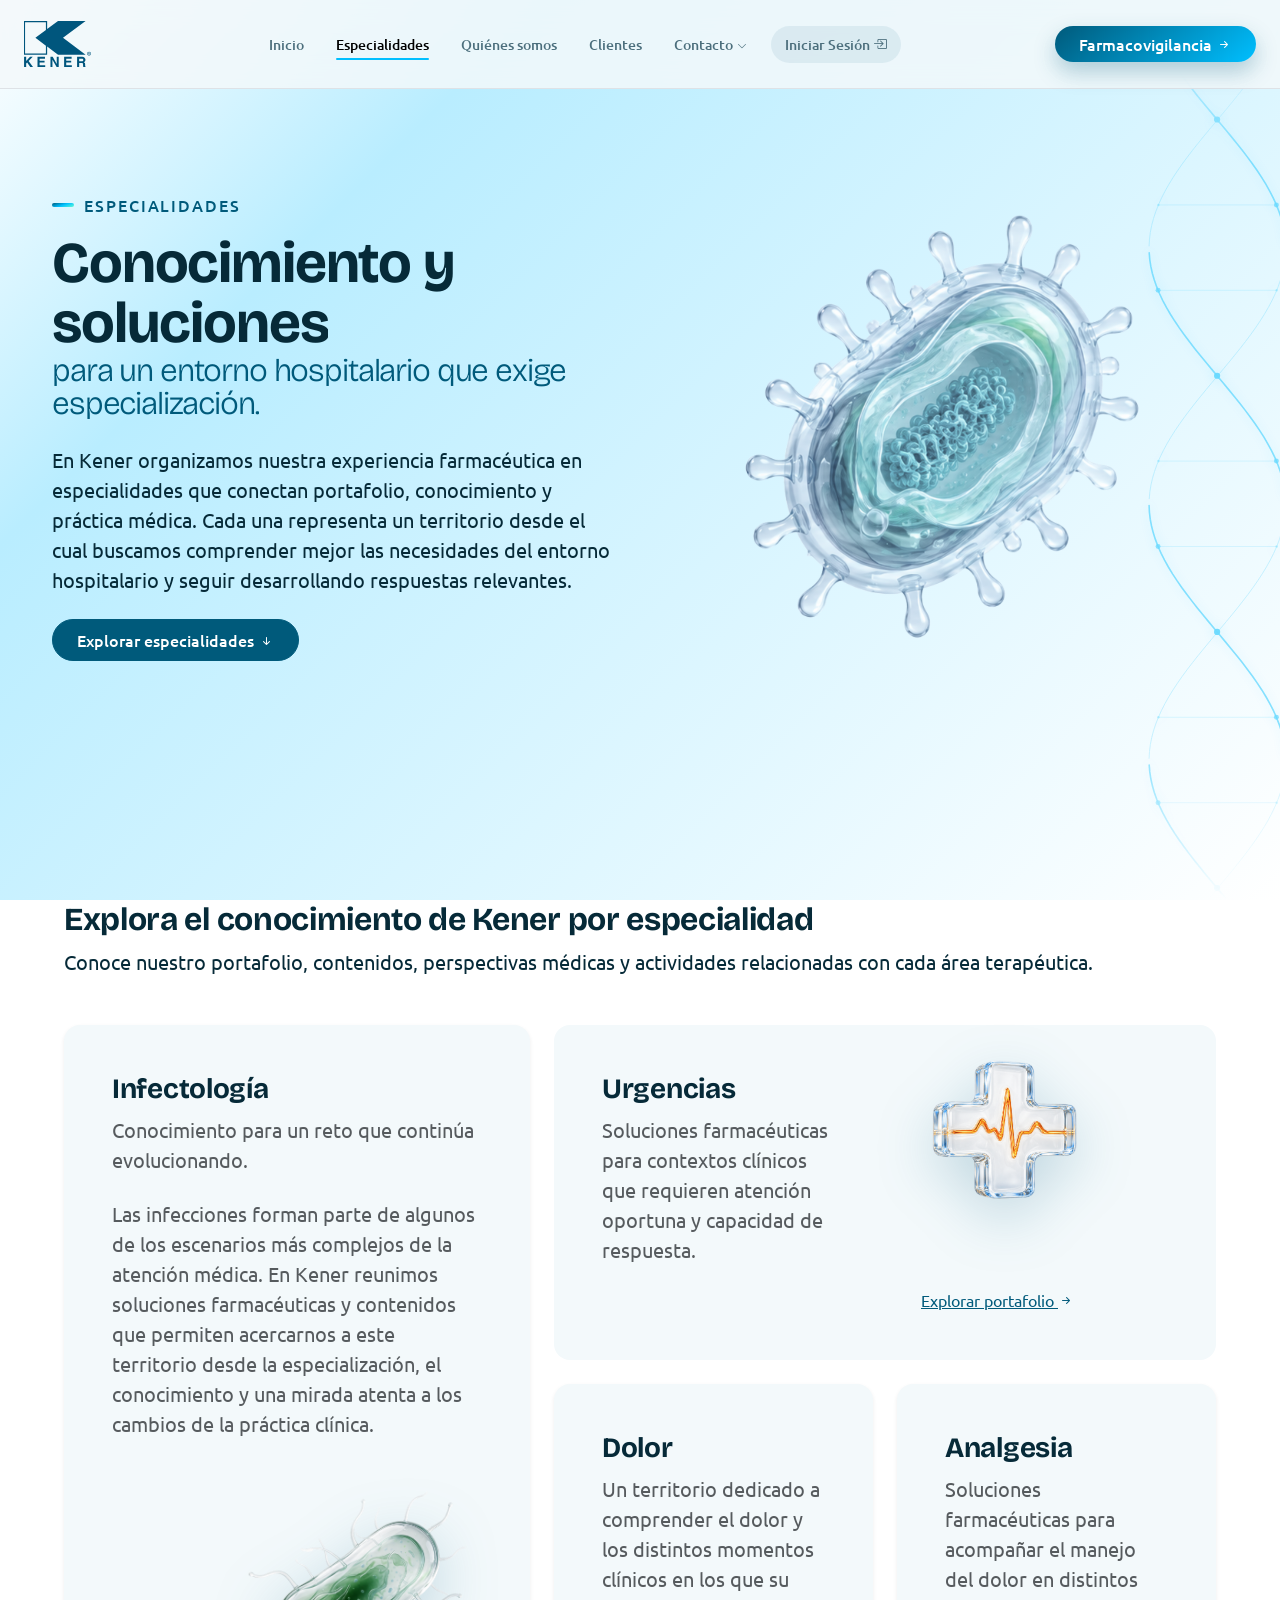
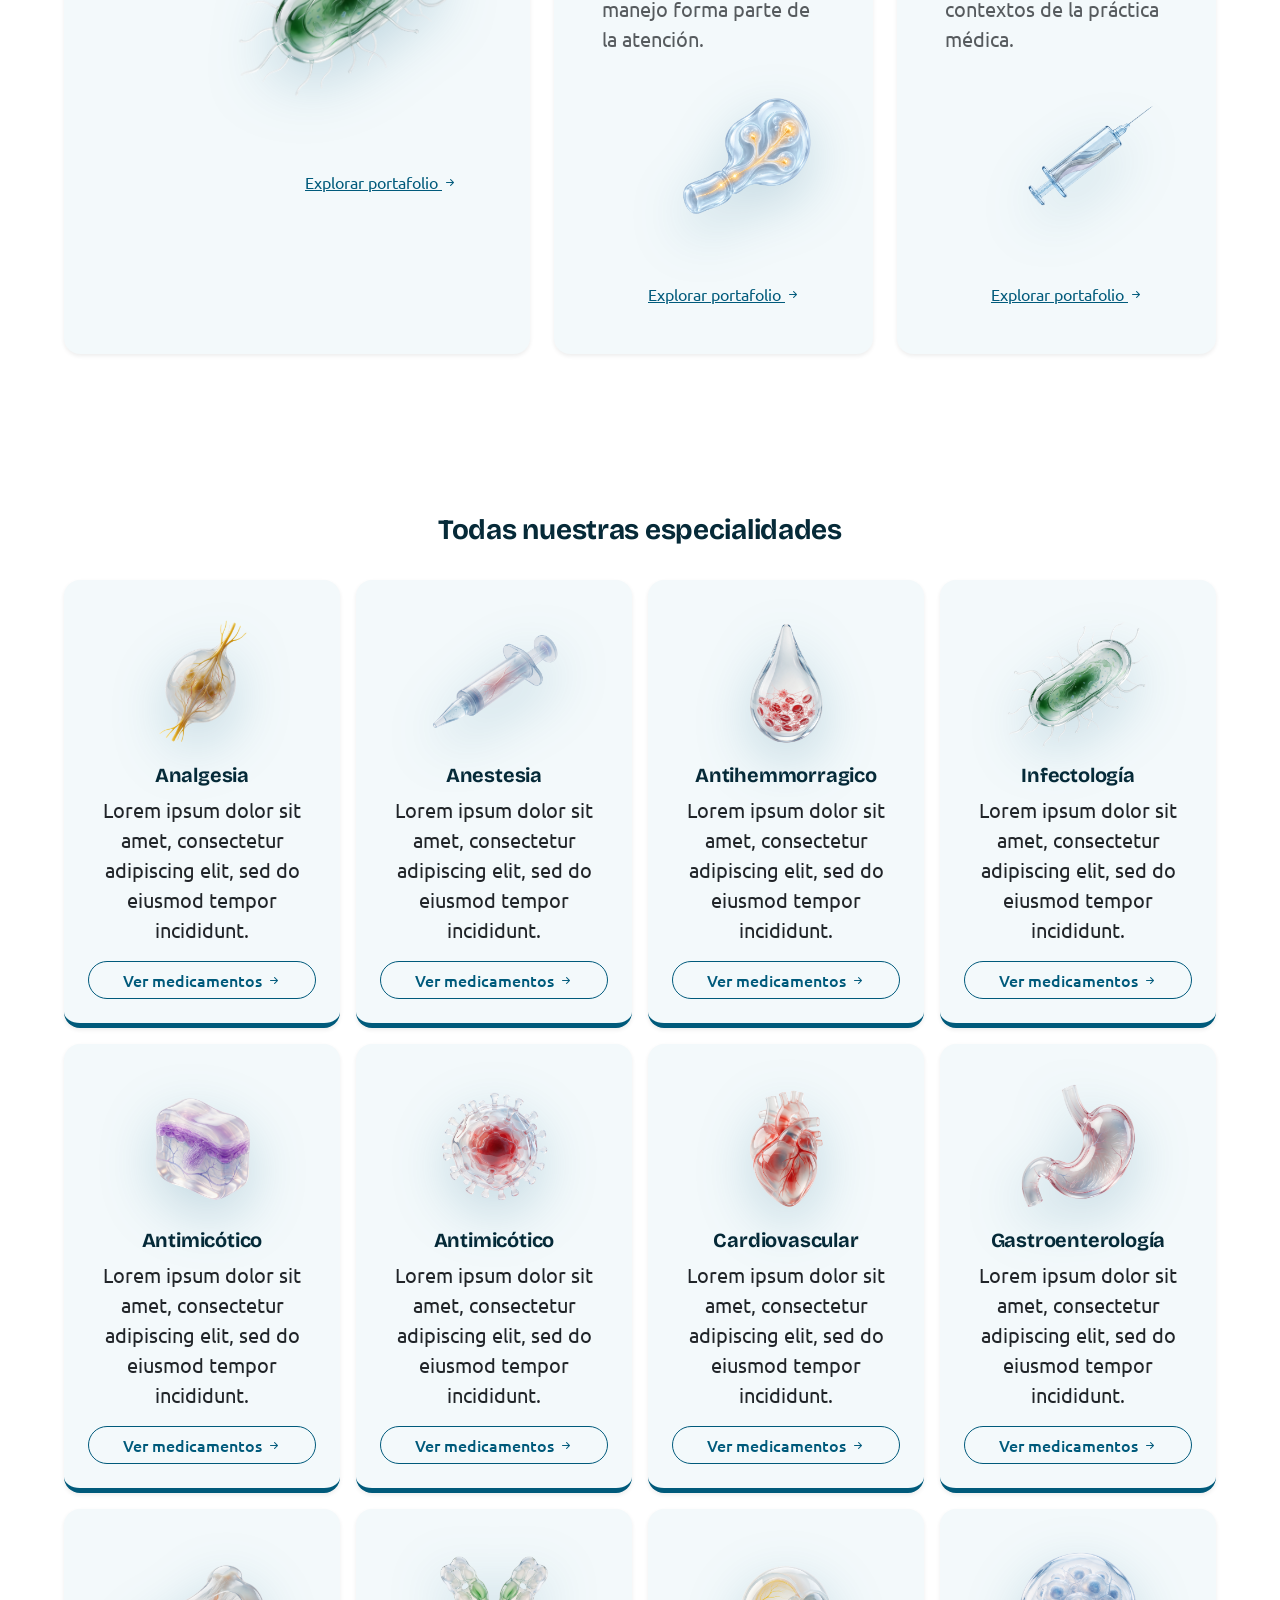
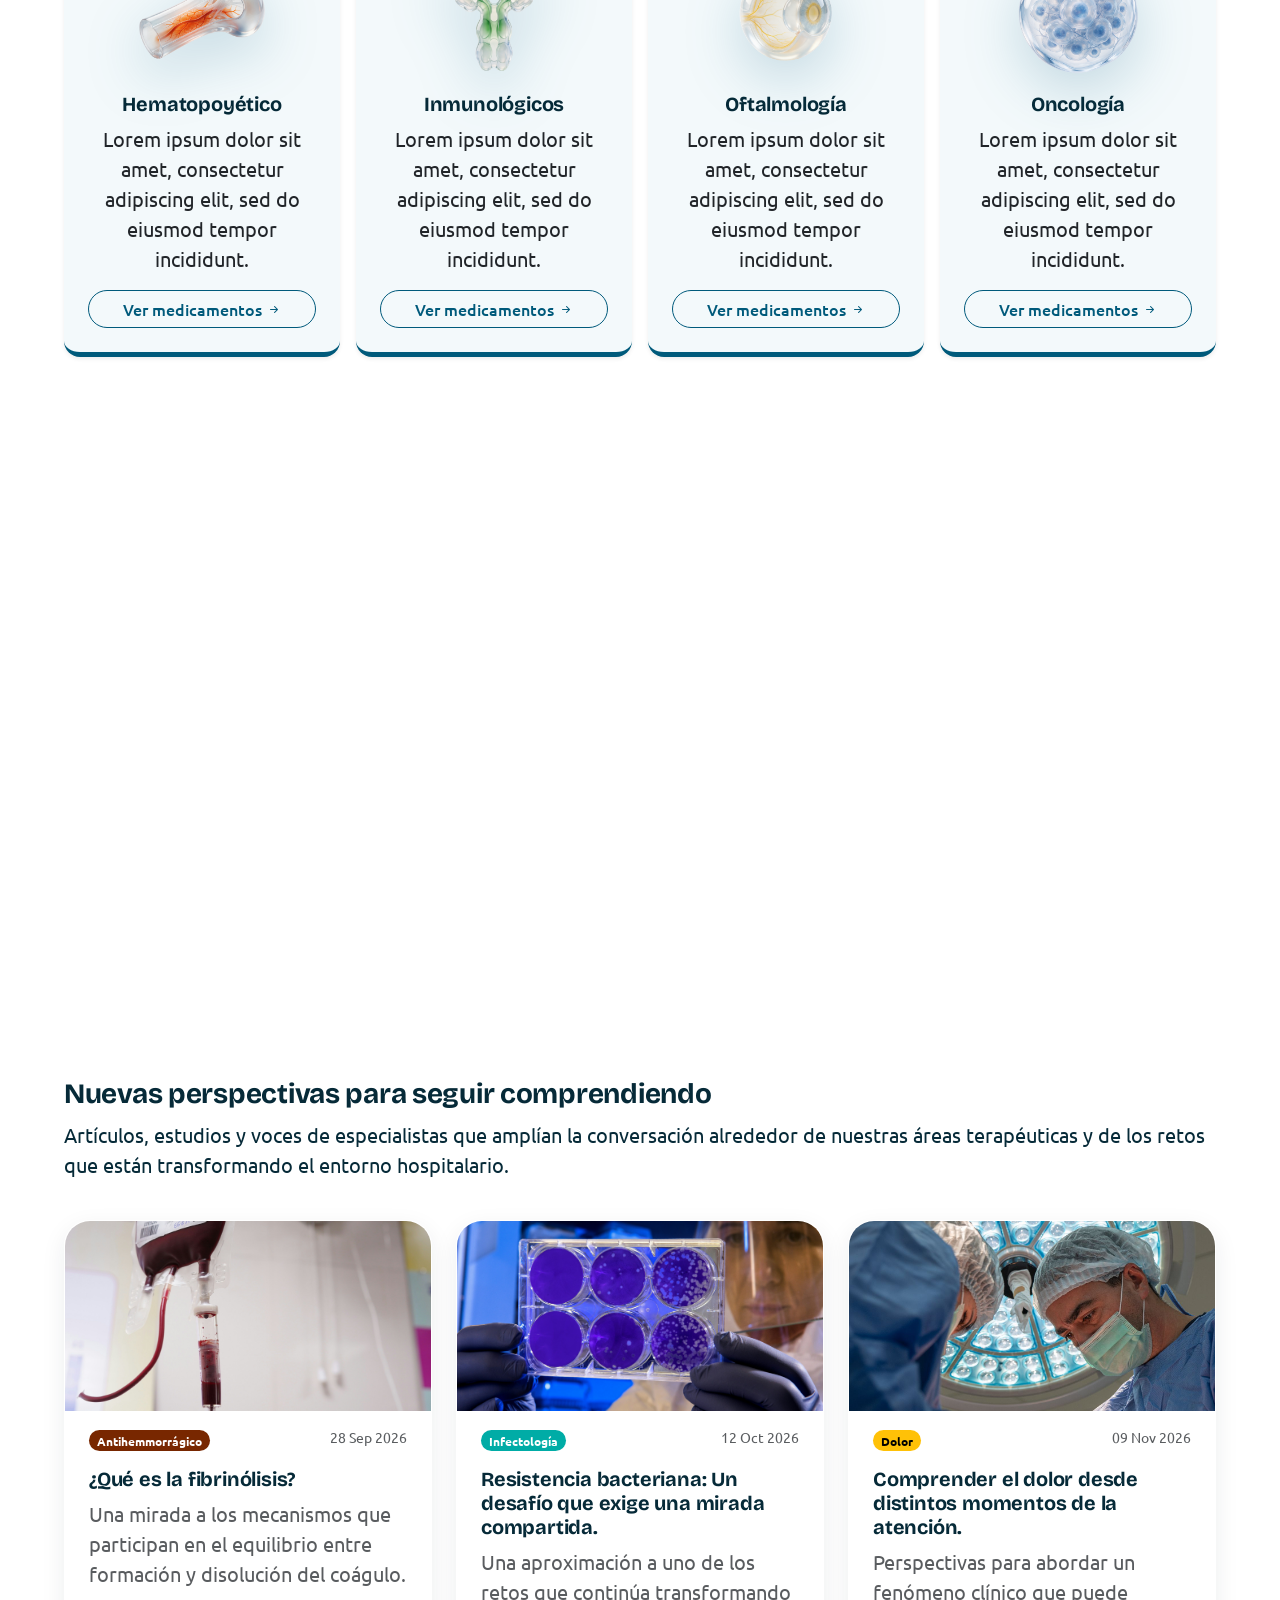
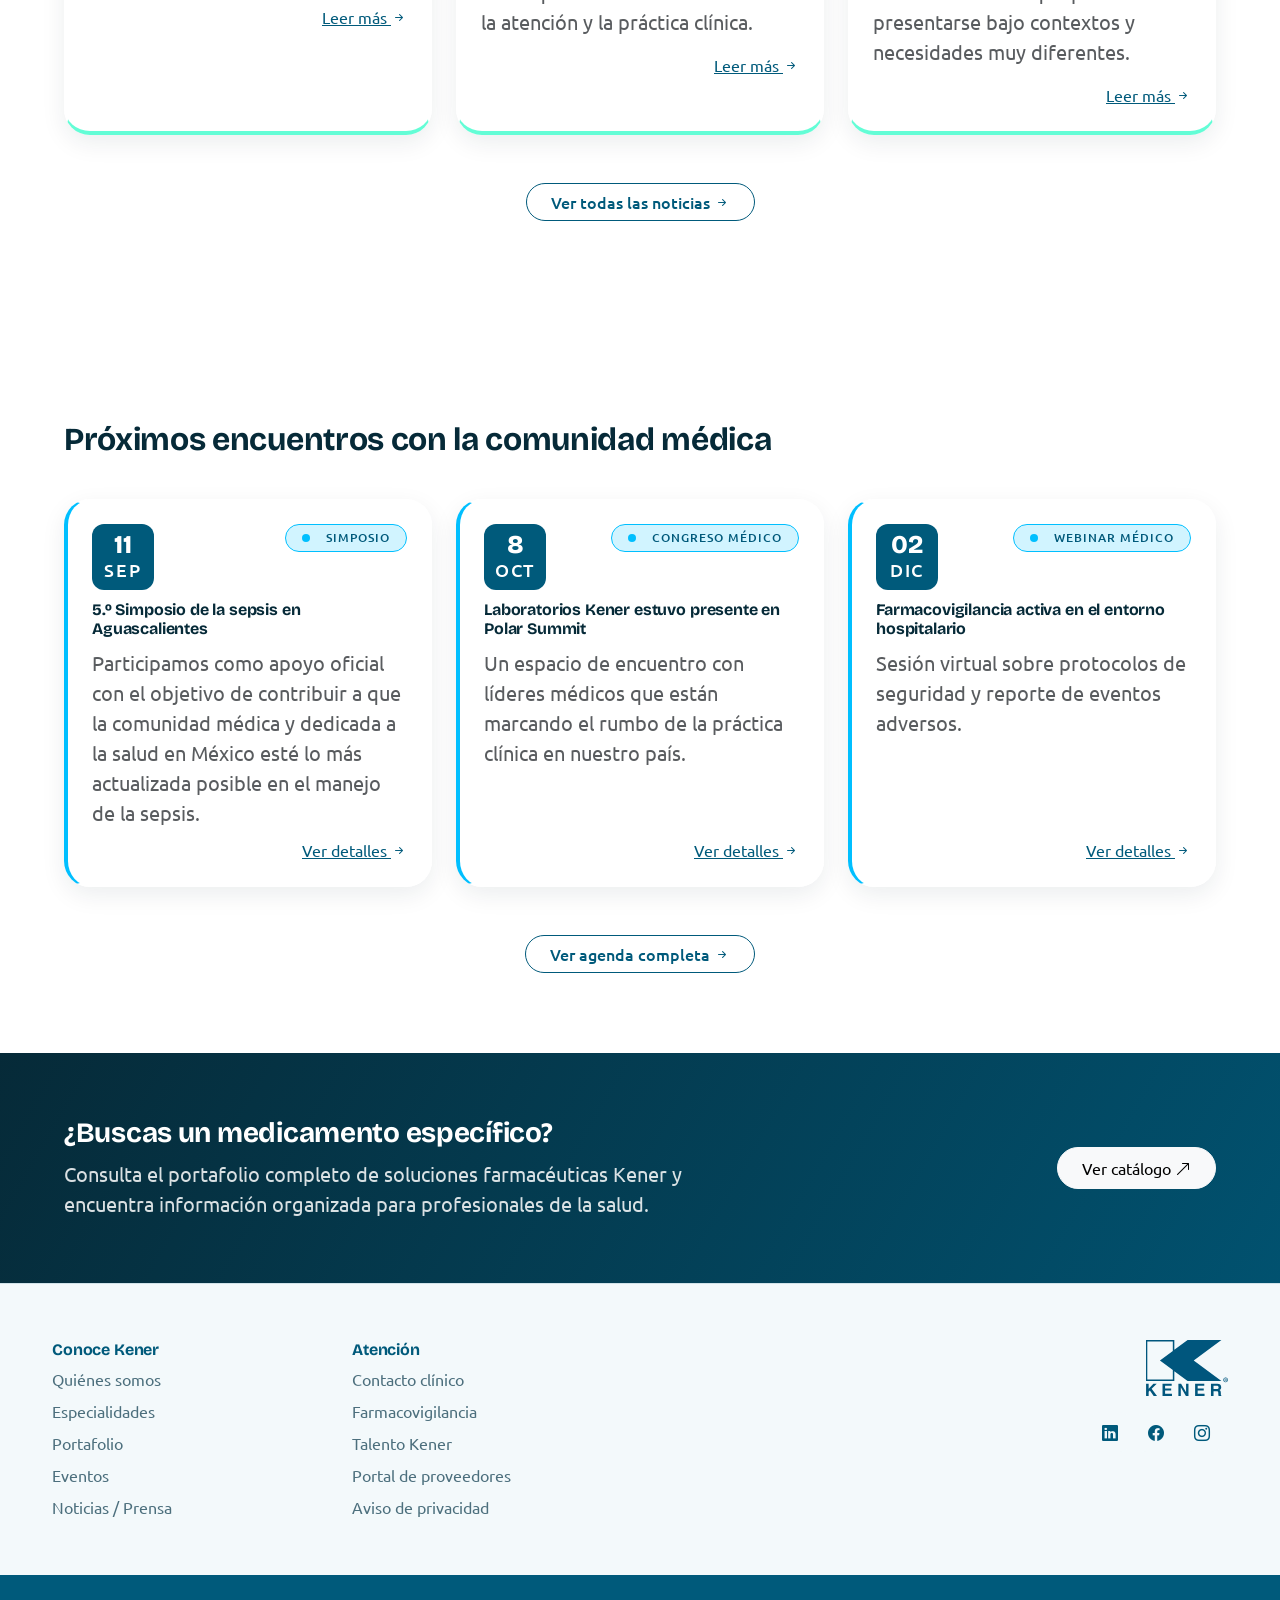
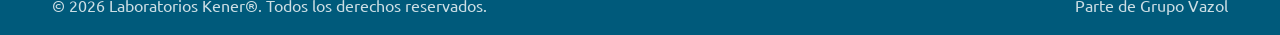
<file: pages/especialidades.html>
<!DOCTYPE html>
<html lang="es">
<head>
<meta charset="UTF-8">
<meta name="viewport" content="width=device-width, initial-scale=1.0">
<title>Laboratorios Kener — Especialidades</title>
<meta name="description" content="Laboratorio farmacéutico mexicano desde 1960. Soluciones de alta especialidad para el sector hospitalario, con cumplimiento COFEPRIS.">
<link rel="icon" type="image/jpeg" href="img/favicon.jpg">

<link href="https://cdn.jsdelivr.net/npm/bootstrap@5.3.3/dist/css/bootstrap.min.css" rel="stylesheet">
<link href="https://cdn.jsdelivr.net/npm/bootstrap-icons@1.11.3/font/bootstrap-icons.min.css" rel="stylesheet">
<!-- Orden importa: tokens/marca → estilos de la home -->
<link href="../css/kener-styles.css" rel="stylesheet">
<link href="../css/kener-motion.css" rel="stylesheet">
<!-- Movimiento: activa los estados iniciales antes del primer pintado.
     Respeta "reducir movimiento"; si kener-motion.js no carga, el contenido se muestra igual. -->
<script>
(function(d){var r=d.documentElement;
  if(window.matchMedia&&matchMedia('(prefers-reduced-motion: reduce)').matches)return;
  r.classList.add('js-motion');
  try{if(!sessionStorage.getItem('kener-intro')){r.classList.add('k-intro');sessionStorage.setItem('kener-intro','1');}}catch(e){}
  setTimeout(function(){if(!window.KenerMotion){r.classList.remove('js-motion','k-intro');}},4000);
})(document);
</script>
</head>
<body>
  <!-- ══ NAV ══ -->
  <header class="sticky-top">
      <nav class="navbar navbar-expand-lg py-2 border-bottom k-nav" aria-label="Principal">
          <div class="container-fluid px-4 py-2">
              <a class="navbar-brand" href="../index.html"><img src="../img/logo/Logo Kener (2).svg" alt="Laboratorios Kener"></a>
              <button class="navbar-toggler" type="button" data-bs-toggle="collapse" data-bs-target="#navMain" aria-controls="navMain" aria-expanded="false" aria-label="Abrir menú"><span class="navbar-toggler-icon"></span></button>
              <div class="collapse navbar-collapse" id="navMain">
              <ul class="navbar-nav mx-lg-auto gap-lg-3 my-3 my-lg-0 align-items-lg-center">
                  <li class="nav-item"><a class="nav-link" href="../index.html">Inicio</a></li>
                  <li class="nav-item"><a class="nav-link active" aria-current="page" href="../pages/especialidades.html">Especialidades</a></li>
                  <li class="nav-item"><a class="nav-link" href="#">Quiénes somos</a></li>
                  <li class="nav-item"><a class="nav-link" href="#">Clientes</a></li>
                  <!-- "dropdown" en el <li> es obligatorio: posiciona el menú justo debajo de "Contacto" -->
                  <li class="nav-item dropdown">
                    <a class="nav-link dropdown-toggle" href="#" id="navContacto" role="button" data-bs-toggle="dropdown" aria-expanded="false">Contacto</a>
                    <ul class="dropdown-menu k-dropdown" aria-labelledby="navContacto">
                      <li><a class="dropdown-item" href="#">Clientes</a></li>
                      <li><a class="dropdown-item" href="#">Nuevos Negocios</a></li>
                      <li><a class="dropdown-item" href="#">Talento Kener</a></li>
                      <li><hr class="dropdown-divider"></li>
                      <li><a class="dropdown-item k-dropdown-portal" href="https://kener-proveedores.com.mx/usuario/login" target="_blank" rel="noopener">Portal Proveedores <i class="bi bi-box-arrow-up-right small"></i></a></li>
                    </ul>
                  </li>
                  <li class="nav-item"><a class="nav-link nav-link-portal" href="../pages/login.html">Iniciar Sesión <i class="bi bi-box-arrow-in-right"></i></a></li>
              </ul>
              <a href="#" class="btn btn-gradient rounded-pill px-4">Farmacovigilancia <i class="bi bi-arrow-right-short"></i></a>
              </div>
          </div>
      </nav>
  </header>

  <main id="inicio" >
  <!-- ══ HERO ══ -->
  <div class="hero">
    <div class="container-xxl" >
        <div class="row g-5 align-items-center">
          <div class="col-lg-6">
            <div class="eyebrow">Especialidades</div>
            <h1 class="mb-4">Conocimiento y soluciones<span class="fs-2 d-block">para un entorno hospitalario que exige especialización.</span></h1>
            <p class="mb-4">En Kener organizamos nuestra experiencia farmacéutica en especialidades que conectan portafolio, conocimiento y práctica médica. Cada una representa un territorio desde el cual buscamos comprender mejor las necesidades del entorno hospitalario y seguir desarrollando respuestas relevantes.</p>
            <div class="d-flex flex-wrap gap-3">
              <a href="#lista-esp" class="btn btn-primary rounded-pill px-4 py-2">Explorar especialidades <i class="bi bi-arrow-down-short"></i></a>
            </div>
          </div>
          <div class="col-lg-6">
            <img src="../img/Iconos-Kener_2/icono-antiinfecciosos-v2.png" class="img-fluid flotante" alt="">
            </div>
        </div>
    </div>
  </div>

  <!-- ══ ÁREAS TERAPÉUTICAS ══ -->
  <section id="sec-especialidades" aria-labelledby="t-esp">
    <div class="container-xxl padding-container">
      <!--<svg class="dna-2" viewBox="0 0 120 280" aria-hidden="true"><g fill="none" stroke="#5BD6FF" stroke-width="0.5" stroke-linecap="round"><path d="M20 10 C60 40 60 60 20 90 C-20 120 -20 140 20 170 C60 200 60 220 20 250" opacity="0.6"></path><path d="M100 10 C60 40 60 60 100 90 C140 120 140 140 100 170 C60 200 60 220 100 250" opacity="0.6"></path><path d="M20 10 L100 10M23 40 L97 40M28 70 L92 70M20 90 L100 90M28 120 L92 120M23 150 L97 150M20 170 L100 170M28 200 L92 200M23 230 L97 230M20 250 L100 250" opacity="0.35"></path></g></svg>-->
      <div class="eyebrow">Áreas terapéuticas</div>
      <h2 id="t-esp" class="k-h2">Explora el conocimiento de Kener por especialidad</h2>
      <p class="k-lead mb-5">Conoce nuestro portafolio, contenidos, perspectivas médicas y actividades relacionadas con cada área terapéutica.    </p>
      <div class="row g-4">
        <div class="col-lg-5">
          <div class="card card-secondary border-0 shadow-sm rounded-4 p-5 h-100">
            <h3 class="mb-2">Infectología</h3>
            <p class="text-muted mb-4">Conocimiento para un reto que continúa evolucionando.</p>
            <p class="text-muted mb-4">Las infecciones forman parte de algunos de los escenarios más complejos de la atención médica. En Kener reunimos soluciones farmacéuticas y contenidos que permiten acercarnos a este territorio desde la especialización, el conocimiento y una mirada atenta a los cambios de la práctica clínica.</p>
            <div class="text-end">
              <img src="../img/Iconos-Kener_1/icono-antinfecciosos-v1.png" alt="">
              <div class="mt-5"><a href="#" class="link-primary d-block px-4">Explorar portafolio <i class="bi bi-arrow-right-short"></i></a></div>
            </div>
          </div>
        </div> 
        <div class="col-lg-7">
          <div class="row g-4">
            <div class="col-lg-12 px-4">
              <div class="row card-secondary border-0 rounded-4">
                <div class="col-xs-12 col-lg-6  p-5">
                  <h3 class="mb-2">Urgencias</h3>
                <p class="text-muted mb-4" style="max-width:340px">Soluciones farmacéuticas para contextos clínicos que requieren atención oportuna y capacidad de respuesta.</p>
                </div>
                <div class="col-xs-12 col-lg-6 pb-5">
                  <img src="../img/Iconos-Kener_2/icono-urgencias-v2.png" class="img-card" alt="">
                  <div class="mt-5"><a href="#" class="link-primary d-block px-4">Explorar portafolio <i class="bi bi-arrow-right-short"></i></a></div>
                </div>
              </div>
            </div>
            <div class="col-lg-6">
              <div class="card card-secondary border-0 shadow-sm rounded-4 p-5 h-100">
                <h3 class="mb-2">Dolor</h3>
                <p class="text-muted mb-4" style="max-width:340px">Un territorio dedicado a comprender el dolor y los distintos momentos clínicos en los que su manejo forma parte de la atención.</p>
                <div class="text-end">
                  <img src="../img/Iconos-Kener_2/icono-analgesia-v2.png"  alt="">
                  <div class="mt-5"><a href="#" class="link-primary d-block px-4">Explorar portafolio <i class="bi bi-arrow-right-short"></i></a></div>
                </div>
              </div>
            </div>
            <div class="col-lg-6">
              <div class="card card-secondary border-0 shadow-sm rounded-4 p-5 h-100">
                <h3 class="mb-2">Analgesia</h3>
                <p class="text-muted mb-4" style="max-width:340px">Soluciones farmacéuticas para acompañar el manejo del dolor en distintos contextos de la práctica médica.</p>
                <div class="text-end">
                  <img src="../img/Iconos-Kener_2/icono-anestesia-v2.png" alt="">
                  <div class="mt-5"><a href="#" class="link-primary d-block px-4">Explorar portafolio <i class="bi bi-arrow-right-short"></i></a></div>
                </div>
              </div>
            </div>
          </div>
        </div>
      </div>
    </div>
    <div id="lista-esp" class="container-xxl padding-container">
      <h3 class="k-h3 text-center mb-4">Todas nuestras especialidades</h3>
      <div class="row  g-3 py-2 ">
        <div class="col-lg-3 col-md-6 col-sm-6 col-xs-12">
          <div class="card h-100 card-border-grad card-secondary border-0 shadow-sm rounded-4 p-4 text-center">
            <div> <img src="../img/Iconos-Kener_1/icono-analgesia-v1.png" width="128px" height="auto"></div>
            <h5>Analgesia</h5>
            <p>Lorem ipsum dolor sit amet, consectetur adipiscing elit, sed do eiusmod tempor incididunt.</p>
            <a href="#" class="btn btn-outline-primary rounded-pill px-4">Ver medicamentos <i class="bi bi-arrow-right-short"></i></a>
          </div>
        </div>
        <div class="col-lg-3 col-md-6 col-sm-6 col-xs-12">
          <div class="card h-100 card-border-grad card-secondary border-0 shadow-sm rounded-4 p-4 text-center">
            <div> <img src="../img/Iconos-Kener_1/icono-anestesia-v1.png" width="128px" height="auto"></div>
            <h5>Anestesia</h5>
            <p>Lorem ipsum dolor sit amet, consectetur adipiscing elit, sed do eiusmod tempor incididunt.</p>
            <a href="#" class="btn btn-outline-primary rounded-pill px-4">Ver medicamentos <i class="bi bi-arrow-right-short"></i></a>
          </div>
        </div>
        <div class="col-lg-3 col-md-6 col-sm-6 col-xs-12">
          <div class="card h-100 card-border-grad card-secondary border-0 shadow-sm rounded-4 p-4 text-center">
            <div> <img src="../img/Iconos-Kener_1/icono-antihemorragico-v1.png" width="128px" height="auto"></div>
            <h5>Antihemmorragico</h5>
            <p>Lorem ipsum dolor sit amet, consectetur adipiscing elit, sed do eiusmod tempor incididunt.</p>
            <a href="#" class="btn btn-outline-primary rounded-pill px-4">Ver medicamentos <i class="bi bi-arrow-right-short"></i></a>
          </div>
        </div>
        <div class="col-lg-3 col-md-6 col-sm-6 col-xs-12">
          <div class="card h-100 card-border-grad card-secondary border-0 shadow-sm rounded-4 p-4 text-center">
            <div> <img src="../img/Iconos-Kener_1/icono-antinfecciosos-v1.png" width="128px" height="auto"></div>
            <h5>Infectología</h5>
            <p>Lorem ipsum dolor sit amet, consectetur adipiscing elit, sed do eiusmod tempor incididunt.</p>
            <a href="#" class="btn btn-outline-primary rounded-pill px-4">Ver medicamentos <i class="bi bi-arrow-right-short"></i></a>
          </div>
        </div>
        <div class="col-lg-3 col-md-6 col-sm-6 col-xs-12">
          <div class="card h-100 card-border-grad card-secondary border-0 shadow-sm rounded-4 p-4 text-center">
            <div> <img src="../img/Iconos-Kener_1/icono-antimicotico-v1.png" width="128px" height="auto"></div>
            <h5>Antimicótico</h5>
            <p>Lorem ipsum dolor sit amet, consectetur adipiscing elit, sed do eiusmod tempor incididunt.</p>
            <a href="#" class="btn btn-outline-primary rounded-pill px-4">Ver medicamentos <i class="bi bi-arrow-right-short"></i></a>
          </div>
        </div>
        <div class="col-lg-3 col-md-6 col-sm-6 col-xs-12">
          <div class="card h-100 card-border-grad card-secondary border-0 shadow-sm rounded-4 p-4 text-center">
            <div> <img src="../img/Iconos-Kener_1/icono-antivirales-v1.png" width="128px" height="auto"></div>
            <h5>Antimicótico</h5>
            <p>Lorem ipsum dolor sit amet, consectetur adipiscing elit, sed do eiusmod tempor incididunt.</p>
            <a href="#" class="btn btn-outline-primary rounded-pill px-4">Ver medicamentos <i class="bi bi-arrow-right-short"></i></a>
          </div>
        </div>
        <div class="col-lg-3 col-md-6 col-sm-6 col-xs-12">
          <div class="card h-100 card-border-grad card-secondary border-0 shadow-sm rounded-4 p-4 text-center">
            <div> <img src="../img/Iconos-Kener_1/icono-cardiovascular-v1.png" width="128px" height="auto"></div>
            <h5>Cardiovascular</h5>
            <p>Lorem ipsum dolor sit amet, consectetur adipiscing elit, sed do eiusmod tempor incididunt.</p>
            <a href="../pages/especialidad/cardiovascular.html" class="btn btn-outline-primary rounded-pill px-4">Ver medicamentos <i class="bi bi-arrow-right-short"></i></a>
          </div>
        </div>
        <div class="col-lg-3 col-md-6 col-sm-6 col-xs-12">
          <div class="card h-100 card-border-grad card-secondary border-0 shadow-sm rounded-4 p-4 text-center">
            <div> <img src="../img/Iconos-Kener_1/icono-gastroenterologia-v1.png" width="128px" height="auto"></div>
            <h5>Gastroenterología</h5>
            <p>Lorem ipsum dolor sit amet, consectetur adipiscing elit, sed do eiusmod tempor incididunt.</p>
            <a href="#" class="btn btn-outline-primary rounded-pill px-4">Ver medicamentos <i class="bi bi-arrow-right-short"></i></a>
          </div>
        </div>
      </div>
      <div class="row g-3 py-2">
        <div class="col-lg-3 col-md-6 col-sm-6 col-xs-12">
          <div class="card h-100 card-border-grad card-secondary border-0 shadow-sm rounded-4 p-4 text-center">
            <div> <img src="../img/Iconos-Kener_1/icono-hematopoyetico-v1.png" width="128px" height="auto"></div>
            <h5>Hematopoyético</h5>
            <p>Lorem ipsum dolor sit amet, consectetur adipiscing elit, sed do eiusmod tempor incididunt.</p>
            <a href="#" class="btn btn-outline-primary rounded-pill px-4">Ver medicamentos <i class="bi bi-arrow-right-short"></i></a>
          </div>
        </div>
        <div class="col-lg-3 col-md-6 col-sm-6 col-xs-12">
          <div class="card h-100 card-border-grad card-secondary border-0 shadow-sm rounded-4 p-4 text-center">
            <div> <img src="../img/Iconos-Kener_1/icono-inmunologicos-v1.png" width="128px" height="auto"></div>
            <h5>Inmunológicos</h5>
            <p>Lorem ipsum dolor sit amet, consectetur adipiscing elit, sed do eiusmod tempor incididunt.</p>
            <a href="#" class="btn btn-outline-primary rounded-pill px-4">Ver medicamentos <i class="bi bi-arrow-right-short"></i></a>
          </div>
        </div>
        <div class="col-lg-3 col-md-6 col-sm-6 col-xs-12">
          <div class="card h-100 card-border-grad card-secondary border-0 shadow-sm rounded-4 p-4 text-center">
            <div> <img src="../img/Iconos-Kener_1/icono-oftalmologia-v1.png" width="128px" height="auto"></div>
            <h5>Oftalmología</h5>
            <p>Lorem ipsum dolor sit amet, consectetur adipiscing elit, sed do eiusmod tempor incididunt.</p>
            <a href="#" class="btn btn-outline-primary rounded-pill px-4">Ver medicamentos <i class="bi bi-arrow-right-short"></i></a>
          </div>
        </div>
        <div class="col-lg-3 col-md-6 col-sm-6 col-xs-12">
          <div class="card h-100 card-border-grad card-secondary border-0 shadow-sm rounded-4 p-4 text-center">
            <div> <img src="../img/Iconos-Kener_1/icono-oncologia-v1.png" width="128px" height="auto"></div>
            <h5>Oncología</h5>
            <p>Lorem ipsum dolor sit amet, consectetur adipiscing elit, sed do eiusmod tempor incididunt.</p>
            <a href="#" class="btn btn-outline-primary rounded-pill px-4">Ver medicamentos <i class="bi bi-arrow-right-short"></i></a>
          </div>
        </div>
      </div>
      <div class="row g-3 py-2 mb-4">
        <div class="col-lg-3 col-md-6 col-sm-6 col-xs-12">
          <div class="card h-100 card-border-grad card-secondary border-0 shadow-sm rounded-4 p-4 text-center">
            <div> <img src="../img/Iconos-Kener_1/icono-SNC-v1.png" width="128px" height="auto"></div>
            <h5>Sistema Nervioso Central</h5>
            <p>Lorem ipsum dolor sit amet, consectetur adipiscing elit, sed do eiusmod tempor incididunt.</p>
            <a href="#" class="btn btn-outline-primary rounded-pill px-4">Ver medicamentos <i class="bi bi-arrow-right-short"></i></a>
          </div>
        </div>
        <div class="col-lg-3 col-md-6 col-sm-6 col-xs-12">
          <div class="card h-100 card-border-grad card-secondary border-0 shadow-sm rounded-4 p-4 text-center">
            <div> <img src="../img/Iconos-Kener_2/icono-urgencias-v2.png" width="128px" height="auto"></div>
            <h5>Urgencias</h5>
            <p>Lorem ipsum dolor sit amet, consectetur adipiscing elit, sed do eiusmod tempor incididunt.</p>
            <a href="#" class="btn btn-outline-primary rounded-pill px-4">Ver medicamentos <i class="bi bi-arrow-right-short"></i></a>
          </div>
        </div>
      </div>
    </div>
  </section>
  </main>
    <!-- ══ CONOCIMIENTO · ESPECIALIDAD ══ -->
  <section id="conocimiento-esp" aria-labelledby="t-prensa">
    <div class="container-xxl padding-container">
      <div class="eyebrow">Conocimiento</div>
      <h3 id="t-prensa" class="k-h2">Nuevas perspectivas para seguir comprendiendo</h3>
      <p>Artículos, estudios y voces de especialistas que amplían la conversación alrededor de nuestras áreas terapéuticas y de los retos que están transformando el entorno hospitalario.</p>
        <div class="row g-4 mt-3">
          <div class="col-md-4">
            <div class="k-card news">
              <img src="../img/conocimiento-antihemorragico.jpg" alt="Investigación en formulaciones cardiovasculares">
              <div class="px-4 pt-3"><span class="badge rounded-pill esp-antihemorragico">Antihemmorrágico</span> <small class="text-muted float-end">28 Sep 2026</small></div>
              <div class="body">
                <h5 class="mt-1">¿Qué es la fibrinólisis?</h5>
                <p class="text-muted">Una mirada a los mecanismos que participan en el equilibrio entre formación y disolución del coágulo.</p>
                <div class="text-end"><a href="#" class="link-primary">Leer más <i class="bi bi-arrow-right-short"></i></a></div>
              </div>
            </div>
          </div>
        <div class="col-md-4">
          <div class="k-card news">
            <img src="../img/conocimiento-infectologia.jpg" alt="Investigación en formulaciones cardiovasculares">
            <div class="px-4 pt-3"><span class="badge rounded-pill esp-infectologia">Infectología</span><small class="text-muted float-end">12 Oct 2026</small></div>
            <div class="body">
              <h5 class="mt-1">Resistencia bacteriana: Un desafío que exige una mirada compartida.</h5>
              <p class="text-muted">Una aproximación a uno de los retos que continúa transformando la atención y la práctica clínica.</p>
              <div class="text-end"><a href="#" class="link-primary">Leer más <i class="bi bi-arrow-right-short"></i></a></div>
            </div>
          </div>
        </div>
        <div class="col-md-4">
          <div class="k-card news">
            <img src="../img/quirofano-hospital.jpg" alt="Investigación en formulaciones cardiovasculares">
            <div class="px-4 pt-3"><span class="badge rounded-pill text-bg-warning">Dolor</span><small class="text-muted float-end">09 Nov 2026</small></div>
            <div class="body">
              <h5 class="mt-1">Comprender el dolor desde distintos momentos de la atención.</h5>
              <p class="text-muted">Perspectivas para abordar un fenómeno clínico que puede presentarse bajo contextos y necesidades muy diferentes.</p>
              <div class="text-end"><a href="noticias.html" class="link-primary">Leer más <i class="bi bi-arrow-right-short"></i></a></div>
            </div>
          </div>
        </div>
      </div>
      <div class="text-center mt-5"><a href="noticias.html" class="btn btn-outline-primary rounded-pill px-4">Ver todas las noticias <i class="bi bi-arrow-right-short"></i></a></div>
    </div>
  </section>

  <!-- ══ AGENDA CIENTÍFICA ══ -->
  <section id="eventos" aria-labelledby="t-agenda">
    <div class="container-xxl padding-container k-band">
      <div class="eyebrow">Agenda científica</div>
      <h2 id="t-agenda">Próximos encuentros con la comunidad médica</h2>
      <!-- TODO: fechas y títulos reales (CPT "Eventos") -->
      <div class="row g-4 mt-3">
        <div class="col-md-4">
          <div class="k-card event">
            <div class="d-flex justify-content-between align-items-start">
              <div class="date">11<small>Sep</small></div><span class="tag-secondary"><span class="dot"></span><span>Simposio</span></span>
            </div>
            <h3 class="fs-6 mb-0">5.º Simposio de la sepsis en Aguascalientes</h3>
            <p class="text-muted mb-0">Participamos como apoyo oficial con el objetivo de contribuir a que la comunidad médica y dedicada a la salud en México esté lo más actualizada posible en el manejo de la sepsis.</p>
            <a href="eventos.html" class="link-primary mt-auto text-end">Ver detalles <i class="bi bi-arrow-right-short"></i></a>
          </div>
          
        </div>
        <div class="col-md-4">
          <div class="k-card event">
            <div class="d-flex justify-content-between align-items-start">
              <div class="date">8<small>Oct</small></div><span class="tag-secondary"><span class="dot"></span><span>Congreso médico</span></span>
            </div>
            <h3 class="fs-6 mb-0">Laboratorios Kener estuvo presente en Polar Summit</h3>
            <p class="text-muted mb-0">Un espacio de encuentro con líderes médicos que están marcando el rumbo de la práctica clínica en nuestro país.</p>
            <a href="eventos.html" class="link-primary mt-auto text-end">Ver detalles <i class="bi bi-arrow-right-short"></i></a>
          </div>
        </div>
        <div class="col-md-4">
          <div class="k-card event">
            <div class="d-flex justify-content-between align-items-start">
              <div class="date">02<small>Dic</small></div><span class="tag-secondary"><span class="dot"></span><span>Webinar médico</span></span>
            </div>
            <h3 class="fs-6 mb-0">Farmacovigilancia activa en el entorno hospitalario</h3>
            <p class="text-muted mb-0">Sesión virtual sobre protocolos de seguridad y reporte de eventos adversos.</p>
            <a href="eventos.html" class="link-primary mt-auto text-end">Ver detalles <i class="bi bi-arrow-right-short"></i></a>
          </div>
        </div>
      </div>
      <div class="text-center mt-5"><a href="eventos.html" class="btn btn-outline-primary rounded-pill px-4">Ver agenda completa <i class="bi bi-arrow-right-short"></i></a></div>
    </div>
  </section>
  <!-- ══ CTA PORTAFOLIO / CATÁLOGO ══ -->
  <section class="cta-cat" aria-labelledby="t-cat">
    <div class="container-xxl padding-cta">
      <div class="row g-4 align-items-center">
        <div class="col-lg-8">
          <h3 id="t-cat" class="fs-3 mb-2 text-white">¿Buscas un medicamento específico?</h3>
          <p class="mb-0 text-white" style="max-width:620px;opacity:.85">Consulta el portafolio completo de soluciones farmacéuticas Kener y encuentra información organizada para profesionales de la salud.</p>          
        </div>
        <div class="col-lg-4 text-lg-end"><a href="#" class="btn btn-light rounded-pill px-4 py-2">Ver catálogo <i class="bi bi-arrow-up-right"></i></a></div>
      </div>
    </div>
  </section>
  
  <!-- ══ FOOTER ══ -->
  <footer class="k-footer">
    <div class="container-xxl">
      <div class="row g-4">
        <div class="col-6 col-lg-3"><h4>Conoce Kener</h4><ul><li><a href="quienes-somos.html">Quiénes somos</a></li><li><a href="especialidades.html">Especialidades</a></li><li><a href="portafolio.html">Portafolio</a></li><li><a href="eventos.html">Eventos</a></li><li><a href="noticias.html">Noticias / Prensa</a></li></ul></div>
        <div class="col-6 col-lg-3"><h4>Atención</h4><ul><li><a href="#contacto">Contacto clínico</a></li><li><a href="farmacovigilancia.html">Farmacovigilancia</a></li><li><a href="bolsa-de-trabajo.html">Talento Kener</a></li><li><a href="#" target="_blank" rel="noopener">Portal de proveedores</a></li><li><a href="aviso-de-privacidad.html">Aviso de privacidad</a></li></ul></div>
        <div class="col-lg-6 text-lg-end">
          <img src="../img/logo/Logo Kener (2).svg" alt="Laboratorios Kener" style="height:56px;width:auto" class="mb-3">
          <div class="social"><a href="#" aria-label="LinkedIn"><i class="bi bi-linkedin"></i></a><a href="#" aria-label="Facebook"><i class="bi bi-facebook"></i></a><a href="#" aria-label="Instagram"><i class="bi bi-instagram"></i></a></div>
        </div>
      </div>
    </div>
    <div class="k-legal">
      <div class="container-xxl d-flex flex-wrap justify-content-between gap-2">
        <span>© 2026 Laboratorios Kener®. Todos los derechos reservados.</span>
        <span><!-- TODO: logotipo Vazol --> Parte de Grupo Vazol</span>
      </div>
    </div>
  </footer>
  <!-- defer: se descargan en paralelo sin bloquear la lectura de la página; se ejecutan en este orden -->
  <script src="https://cdn.jsdelivr.net/npm/bootstrap@5.3.3/dist/js/bootstrap.bundle.min.js" defer></script>
  <script src="../js/home.js" defer></script><!-- antes "js/home.js": la ruta no existía desde /pages -->
  <script src="../js/kener-motion.js" defer></script>
</body>
</html>
</file>
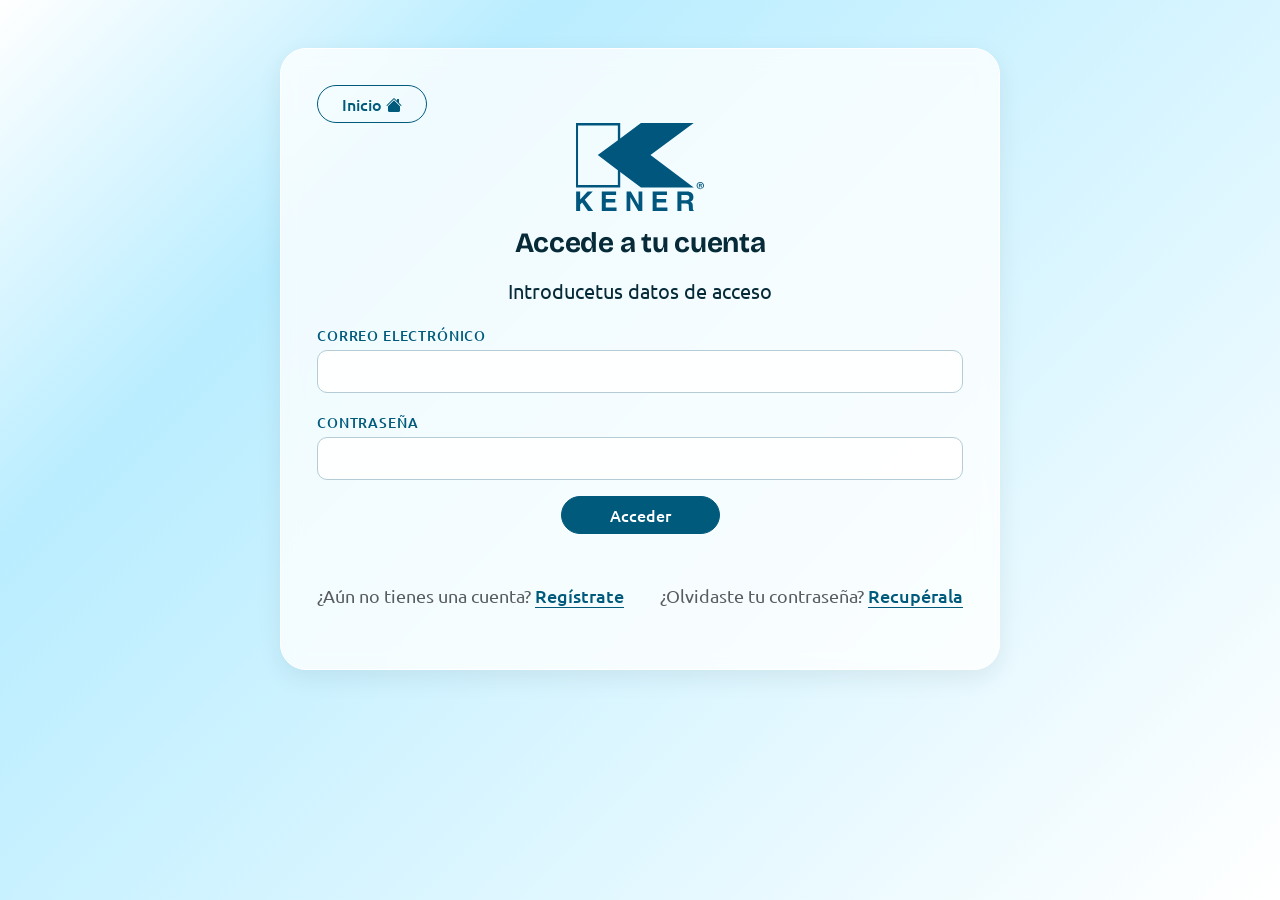
<file: pages/login.html>
<!DOCTYPE html>
<html lang="en">
<head>
    <meta charset="UTF-8">
    <meta name="viewport" content="width=device-width, initial-scale=1.0">
    <title>Laboratorios Kener — Soluciones farmacéuticas de alta especialidad</title>
<meta name="description" content="Laboratorio farmacéutico mexicano desde 1960. Soluciones de alta especialidad para el sector hospitalario, con cumplimiento COFEPRIS.">
<link rel="icon" type="image/jpeg" href="img/favicon.jpg">
<link href="https://cdn.jsdelivr.net/npm/bootstrap@5.3.3/dist/css/bootstrap.min.css" rel="stylesheet">
<link href="https://cdn.jsdelivr.net/npm/bootstrap-icons@1.11.3/font/bootstrap-icons.min.css" rel="stylesheet">
<!-- Orden importa: tokens/marca → estilos de la home -->
<link href="../css/kener-styles.css" rel="stylesheet">
<link href="../css/kener-motion.css" rel="stylesheet">
</head>
<body>
    <div class="container-xxl p-5">
        <form id="form-registro" class="k-card k-form form-login collapse  show" action="#" method="post" data-bs-parent="#contenedorFormularios"><!-- Se sustituye por shortcode de Contact Form 7 -->
            <div class="text-float-end"><a href="../index.html" class="btn btn-outline-primary rounded-pill px-4">Inicio <i class="bi bi-house-fill"></i></a></div>
            <div class="text-center">
                <a class="navbar-brand" href="../index.html"><img src="../img/logo/Logo Kener (2).svg" width="128px" height="auto" alt="Laboratorios Kener"></a>
                <h3 class="fs-3 my-3">Accede a tu cuenta</h3>
                <p>Introducetus datos de acceso</p>
            </div>
                <div class="row g-3">
                  
                  <div class="col-md-12"><label for="f-mail">Correo electrónico</label><input id="f-mail" class="form-control"  type="email" autocomplete="f-email" required></div>
                  <div class="col-md-12"><label for="f-password">Contraseña</label><input id="f-mail" class="form-control" type="password" autocomplete="f-password" required></div>
                  <div class="col-12 text-center"><button type="submit" class="btn btn-primary rounded-pill px-5">Acceder</button></div>
                    <div class="d-flex justify-content-between mt-5 mb-2">
                        <p class="small-news text-muted ">¿Aún no tienes una cuenta? <a href="registro.html" class="k-link">Regístrate</a></p>
                        <p class="small-news text-muted ">¿Olvidaste tu contraseña? <a href="#" class="k-link">Recupérala</a></p>
                    </div>
                </div>
            </form>
    </div>
    
</body>
</html>
</file>
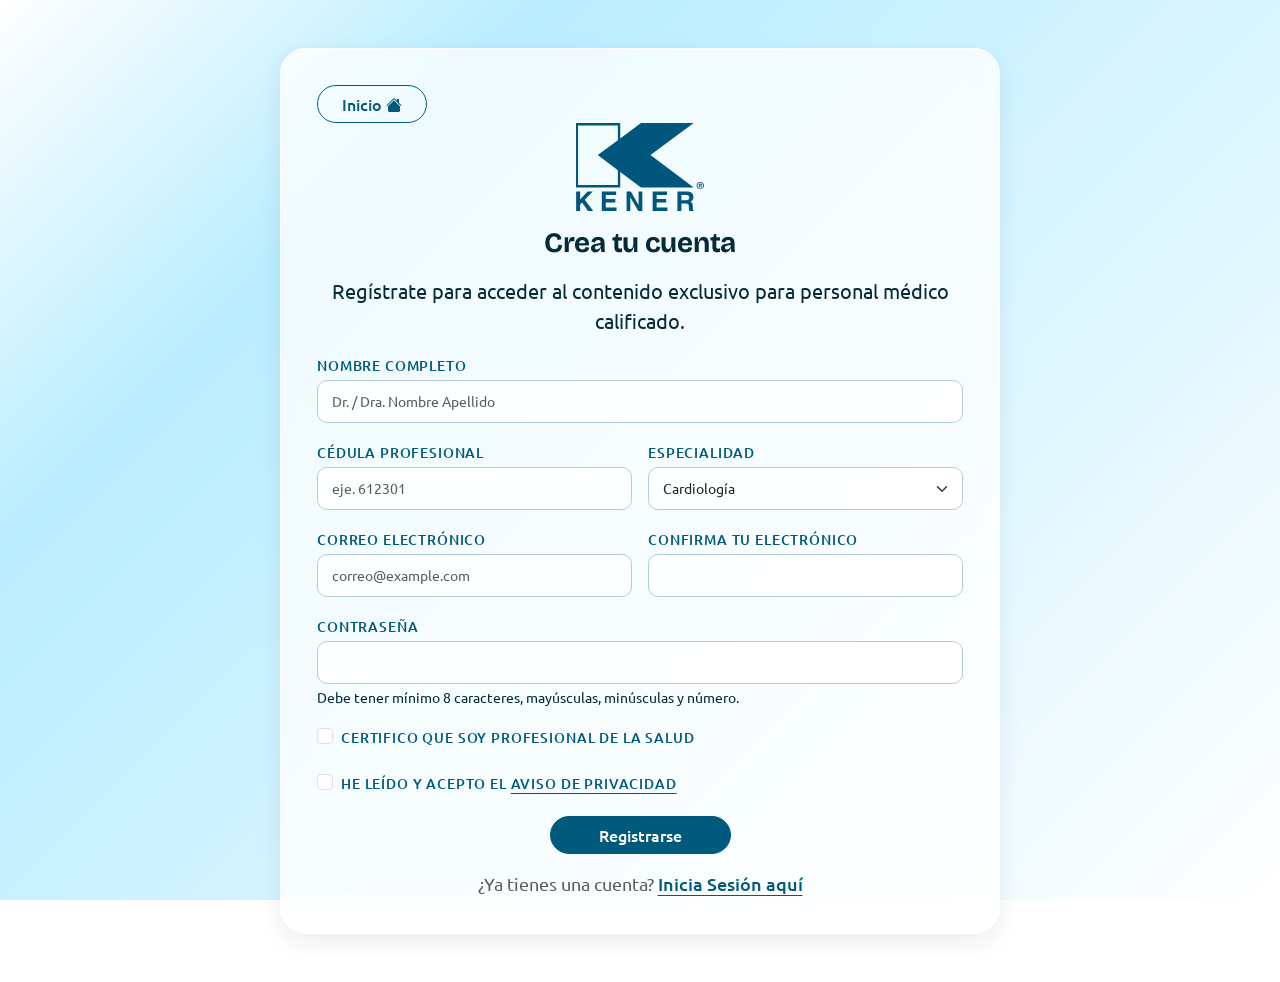
<file: pages/registro.html>
<!DOCTYPE html>
<html lang="en">
<head>
    <meta charset="UTF-8">
    <meta name="viewport" content="width=device-width, initial-scale=1.0">
    <title>Laboratorios Kener — Soluciones farmacéuticas de alta especialidad</title>
<meta name="description" content="Laboratorio farmacéutico mexicano desde 1960. Soluciones de alta especialidad para el sector hospitalario, con cumplimiento COFEPRIS.">
<link rel="icon" type="image/jpeg" href="img/favicon.jpg">
<link href="https://cdn.jsdelivr.net/npm/bootstrap@5.3.3/dist/css/bootstrap.min.css" rel="stylesheet">
<link href="https://cdn.jsdelivr.net/npm/bootstrap-icons@1.11.3/font/bootstrap-icons.min.css" rel="stylesheet">
<!-- Orden importa: tokens/marca → estilos de la home -->
<link href="../css/kener-styles.css" rel="stylesheet">
<link href="../css/kener-motion.css" rel="stylesheet">
</head>
<body>
    <div class="container-xxl p-5">
        <form id="form-registro" class="k-card k-form form-login collapse  show" action="#" method="post" data-bs-parent="#contenedorFormularios"><!-- Se sustituye por shortcode de Contact Form 7 -->
            <div class="text-float-end"><a href="../index.html" class="btn btn-outline-primary rounded-pill px-4">Inicio <i class="bi bi-house-fill"></i></a></div>
            <div class="text-center">
                <a class="navbar-brand" href="../index.html"><img src="../img/logo/Logo Kener (2).svg" width="128px" height="auto" alt="Laboratorios Kener"></a>
                <h3 class="fs-3 my-3">Crea tu cuenta</h3>
                <p>Regístrate para acceder al contenido exclusivo para personal médico calificado.</p>
            </div>
                <div class="row g-3">
                  <div class="col-12"><label for="f-nombre">Nombre Completo</label><input id="f-nombre" class="form-control" type="text" autocomplete="name" placeholder="Dr. / Dra. Nombre Apellido" required></div>
                  <div class="col-md-6"><label for="f-cedula">Cédula profesional</label><input id="f-cedula" placeholder="eje. 612301" class="form-control" type="text" required></div>
                  <div class="col-md-6"><label for="f-esp">Especialidad</label><select id="f-esp" class="form-select"><option>Cardiología</option><option>Anestesiología</option><option>Infectología</option><option>Oncología</option><option>Medicina interna</option><option>Otra</option></select></div>
                  <div class="col-md-6"><label for="f-mail">Correo electrónico</label><input id="f-mail" class="form-control" placeholder="correo@example.com" type="email" autocomplete="email" required></div>
                  <div class="col-md-6"><label for="f-mail">Confirma tu electrónico</label><input id="f-mail" class="form-control" type="email" autocomplete="email" required></div>
                  <div class="col-md-12"><label for="f-mail">Contraseña</label><input id="f-mail" class="form-control" type="password" autocomplete="email" required><small>Debe tener mínimo 8 caracteres, mayúsculas, minúsculas y número.</small></div>
                  <div class="col-12"><div class="form-check"><input class="form-check-input" type="checkbox" id="f-aviso" required><label class="form-check-label text-none" for="f-aviso">Certifico que soy profesional de la salud</label></div></div>
                  <div class="col-12"><div class="form-check"><input class="form-check-input" type="checkbox" id="f-aviso" required><label class="form-check-label text-none" for="f-aviso">He leído y acepto el <a href="#" class="k-link">aviso de privacidad</a></label></div></div>
                  <div class="col-12 text-center"><button type="submit" class="btn btn-primary rounded-pill px-5">Registrarse</button><p class="small-news text-muted mt-3 mb-0">¿Ya tienes una cuenta? <a href="login.html" class="k-link">Inicia Sesión aquí</a></p></div>
                </div>
            </form>
    </div>
    
</body>
</html>
</file>
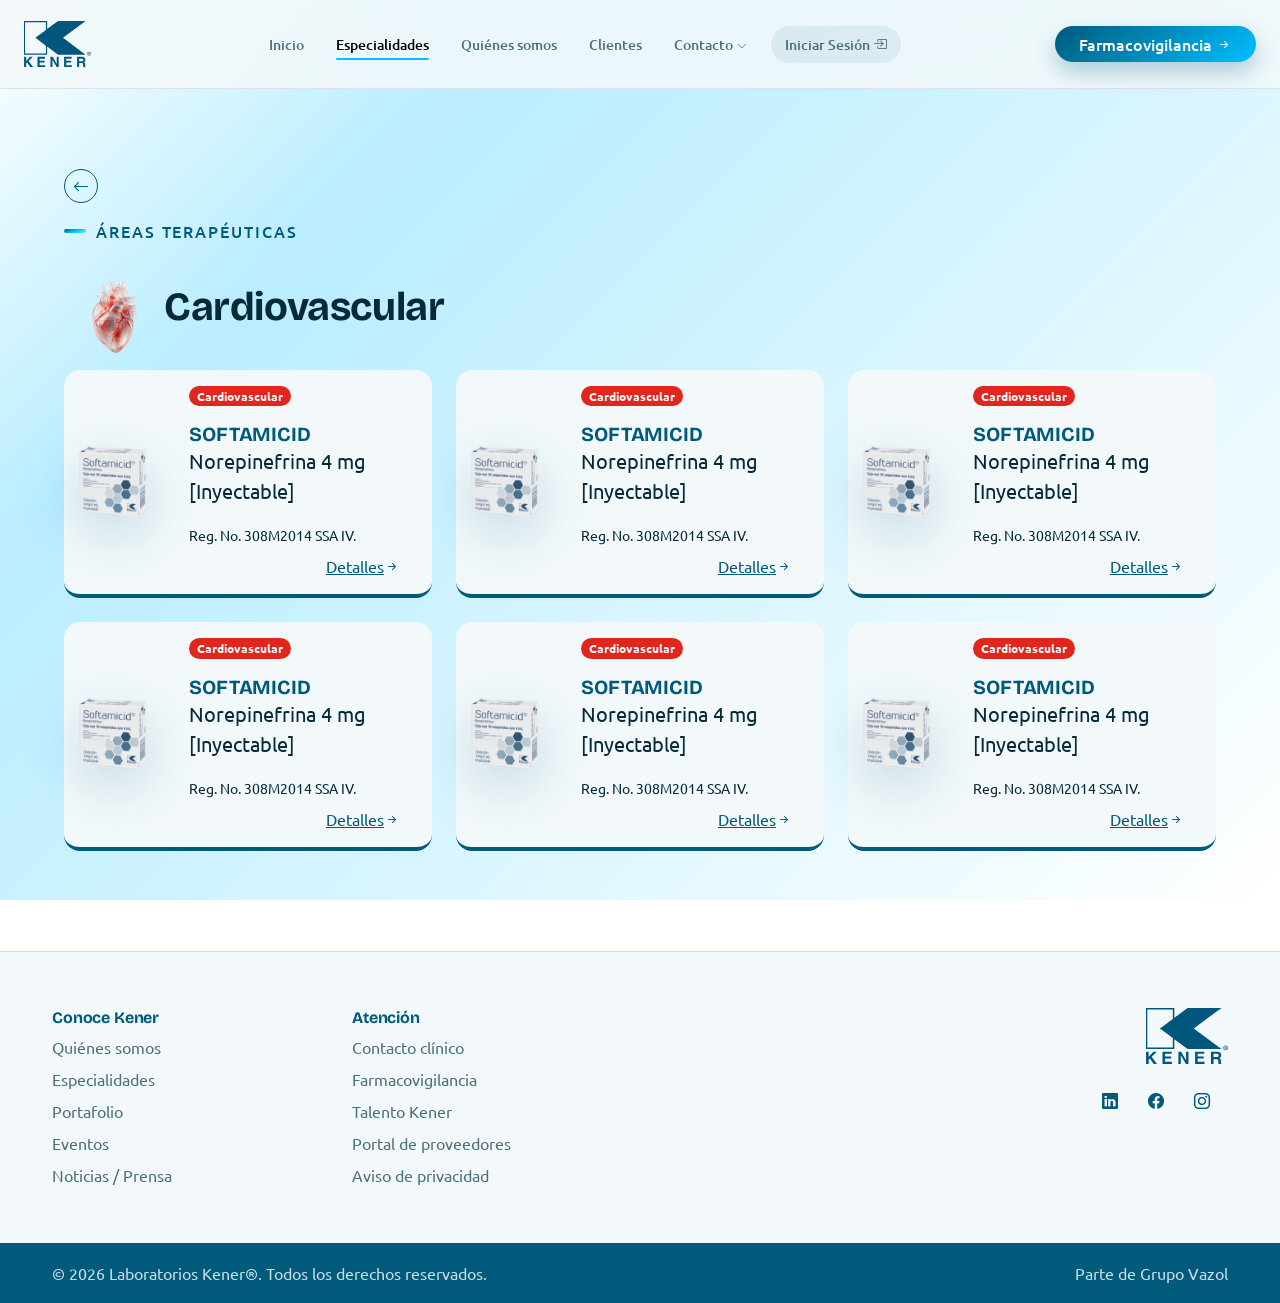
<file: pages/especialidad/cardiovascular.html>
<!DOCTYPE html>
<html lang="en">
<head>
    <meta charset="UTF-8">
    <meta name="viewport" content="width=device-width, initial-scale=1.0">
    <title>Especialidades — Cardiovascular</title>
    <meta name="description" content="Laboratorio farmacéutico mexicano desde 1989. Soluciones de alta especialidad para el sector hospitalario, con cumplimiento COFEPRIS.">
    <link rel="icon" type="image/jpeg" href="img/favicon.jpg">

    <link href="https://cdn.jsdelivr.net/npm/bootstrap@5.3.3/dist/css/bootstrap.min.css" rel="stylesheet">
    <link href="https://cdn.jsdelivr.net/npm/bootstrap-icons@1.11.3/font/bootstrap-icons.min.css" rel="stylesheet">
    <!-- Orden importa: tokens/marca → estilos de la home -->
    <link href="../../css/kener-styles.css" rel="stylesheet">
</head>
<body>
    <!-- ══ NAV ══ -->
  <header class="sticky-top">
      <nav class="navbar navbar-expand-lg py-2 border-bottom k-nav" aria-label="Principal">
          <div class="container-fluid px-4 py-2">
              <a class="navbar-brand" href="../../index.html"><img src="../../img/logo/Logo Kener (2).svg" alt="Laboratorios Kener"></a>
              <button class="navbar-toggler" type="button" data-bs-toggle="collapse" data-bs-target="#navMain" aria-controls="navMain" aria-expanded="false" aria-label="Abrir menú"><span class="navbar-toggler-icon"></span></button>
              <div class="collapse navbar-collapse" id="navMain">
              <ul class="navbar-nav mx-lg-auto gap-lg-3 my-3 my-lg-0 align-items-lg-center">
                  <li class="nav-item"><a class="nav-link" href="../../index.html">Inicio</a></li>
                  <li class="nav-item"><a class="nav-link active" aria-current="page" href="../../pages/especialidades.html">Especialidades</a></li>
                  <li class="nav-item"><a class="nav-link" href="#">Quiénes somos</a></li>
                  <li class="nav-item"><a class="nav-link" href="#">Clientes</a></li>
                  <!-- "dropdown" en el <li> es obligatorio: posiciona el menú justo debajo de "Contacto" -->
                  <li class="nav-item dropdown">
                    <a class="nav-link dropdown-toggle" href="#" id="navContacto" role="button" data-bs-toggle="dropdown" aria-expanded="false">Contacto</a>
                    <ul class="dropdown-menu k-dropdown" aria-labelledby="navContacto">
                      <li><a class="dropdown-item" href="#">Clientes</a></li>
                      <li><a class="dropdown-item" href="#">Nuevos Negocios</a></li>
                      <li><a class="dropdown-item" href="#">Talento Kener</a></li>
                      <li><hr class="dropdown-divider"></li>
                      <li><a class="dropdown-item k-dropdown-portal" href="https://kener-proveedores.com.mx/usuario/login" target="_blank" rel="noopener">Portal Proveedores <i class="bi bi-box-arrow-up-right small"></i></a></li>
                    </ul>
                  </li>
                  <li class="nav-item"><a class="nav-link nav-link-portal" href="../../pages/login.html">Iniciar Sesión <i class="bi bi-box-arrow-in-right"></i></a></li>
              </ul>
              <a href="#" class="btn btn-gradient rounded-pill px-4">Farmacovigilancia <i class="bi bi-arrow-right-short"></i></a>
              </div>
          </div>
      </nav>
  </header>
  <main>
    <section>
        <div class="container-xxl padding-container">
            <a href="../especialidades.html" class="btn btn-outline-primary rounded-pill px-2 py-1 fs-6 mb-3"><i class="bi bi-arrow-left"></i></a>
            <div class="eyebrow">Áreas terapéuticas</div>
            <div><img src="../../img/Iconos-Kener_1/icono-cardiovascular-v1.png" class="d-inline-block" width="100px" height="auto"><h1 class="k-h2 my-4 d-inline-block">Cardiovascular</h1></div>
            <div class="row">
                <div class="col-xs-12 col-md-6 col-lg-4 my-1">
                    <div class="card-secondary mb-3 border-bottom-primary" style="max-width: 540px;">
                        <div class="row g-0 align-items-center p-2">
                            <div class="col-4">
                                <img src="../../img/imagenes-producto/WEB_Softamicid_10amp_3-4.png" class="img-fluid rounded-start mx-auto" alt="...">
                            </div>
                            <div class="col-8">
                            <div class="card-body">
                                <span class="badge rounded-pill esp-cardiovascular my-2">Cardiovascular</span>
                                <h5 class="card-title text-primary mt-2">SOFTAMICID</h5>
                                <p class="card-text">Norepinefrina 4 mg [Inyectable]</p>
                                <small class="card-text">Reg. No. 308M2014 SSA IV.</small>
                                <a href="#" class="link-primary d-block px-4 float-end my-2">Detalles<i class="bi bi-arrow-right-short"></i></a>
                            </div>
                            </div>
                        </div>
                    </div>
                </div>
                <div class="col-xs-12 col-md-6 col-lg-4 my-1">
                    <div class="card-secondary mb-3 border-bottom-primary" style="max-width: 540px;">
                        <div class="row g-0 align-items-center p-2">
                            <div class="col-4">
                                <img src="../../img/imagenes-producto/WEB_Softamicid_10amp_3-4.png" class="img-fluid rounded-start mx-auto" alt="...">
                            </div>
                            <div class="col-8">
                            <div class="card-body">
                                <span class="badge rounded-pill esp-cardiovascular my-2">Cardiovascular</span>
                                <h5 class="card-title text-primary mt-2">SOFTAMICID</h5>
                                <p class="card-text">Norepinefrina 4 mg [Inyectable]</p>
                                <small class="card-text">Reg. No. 308M2014 SSA IV.</small>
                                <a href="#" class="link-primary d-block px-4 float-end my-2">Detalles<i class="bi bi-arrow-right-short"></i></a>
                            </div>
                            </div>
                        </div>
                    </div>
                </div>
                <div class="col-xs-12 col-md-6 col-lg-4 my-1">
                    <div class="card-secondary mb-3 border-bottom-primary" style="max-width: 540px;">
                        <div class="row g-0 align-items-center p-2">
                            <div class="col-4">
                                <img src="../../img/imagenes-producto/WEB_Softamicid_10amp_3-4.png" class="img-fluid rounded-start mx-auto" alt="...">
                            </div>
                            <div class="col-8">
                            <div class="card-body">
                                <span class="badge rounded-pill esp-cardiovascular my-2">Cardiovascular</span>
                                <h5 class="card-title text-primary mt-2">SOFTAMICID</h5>
                                <p class="card-text">Norepinefrina 4 mg [Inyectable]</p>
                                <small class="card-text">Reg. No. 308M2014 SSA IV.</small>
                                <a href="#" class="link-primary d-block px-4 float-end my-2">Detalles<i class="bi bi-arrow-right-short"></i></a>
                            </div>
                            </div>
                        </div>
                    </div>
                </div>
                <div class="col-xs-12 col-md-6 col-lg-4 my-1">
                    <div class="card-secondary mb-3 border-bottom-primary" style="max-width: 540px;">
                        <div class="row g-0 align-items-center p-2">
                            <div class="col-4">
                                <img src="../../img/imagenes-producto/WEB_Softamicid_10amp_3-4.png" class="img-fluid rounded-start mx-auto" alt="...">
                            </div>
                            <div class="col-8">
                            <div class="card-body">
                                <span class="badge rounded-pill esp-cardiovascular my-2">Cardiovascular</span>
                                <h5 class="card-title text-primary mt-2">SOFTAMICID</h5>
                                <p class="card-text">Norepinefrina 4 mg [Inyectable]</p>
                                <small class="card-text">Reg. No. 308M2014 SSA IV.</small>
                                <a href="#" class="link-primary d-block px-4 float-end my-2">Detalles<i class="bi bi-arrow-right-short"></i></a>
                            </div>
                            </div>
                        </div>
                    </div>
                </div>
                <div class="col-xs-12 col-md-6 col-lg-4 my-1">
                    <div class="card-secondary mb-3 border-bottom-primary" style="max-width: 540px;">
                        <div class="row g-0 align-items-center p-2">
                            <div class="col-4">
                                <img src="../../img/imagenes-producto/WEB_Softamicid_10amp_3-4.png" class="img-fluid rounded-start mx-auto" alt="...">
                            </div>
                            <div class="col-8">
                            <div class="card-body">
                                <span class="badge rounded-pill esp-cardiovascular my-2">Cardiovascular</span>
                                <h5 class="card-title text-primary mt-2">SOFTAMICID</h5>
                                <p class="card-text">Norepinefrina 4 mg [Inyectable]</p>
                                <small class="card-text">Reg. No. 308M2014 SSA IV.</small>
                                <a href="#" class="link-primary d-block px-4 float-end my-2">Detalles<i class="bi bi-arrow-right-short"></i></a>
                            </div>
                            </div>
                        </div>
                    </div>
                </div>
                <div class="col-xs-12 col-md-6 col-lg-4 my-1">
                    <div class="card-secondary mb-3 border-bottom-primary" style="max-width: 540px;">
                        <div class="row g-0 align-items-center p-2">
                            <div class="col-4">
                                <img src="../../img/imagenes-producto/WEB_Softamicid_10amp_3-4.png" class="img-fluid rounded-start mx-auto" alt="...">
                            </div>
                            <div class="col-8">
                            <div class="card-body">
                                <span class="badge rounded-pill esp-cardiovascular my-2">Cardiovascular</span>
                                <h5 class="card-title text-primary mt-2">SOFTAMICID</h5>
                                <p class="card-text">Norepinefrina 4 mg [Inyectable]</p>
                                <small class="card-text">Reg. No. 308M2014 SSA IV.</small>
                                <a href="#" class="link-primary d-block px-4 float-end my-2">Detalles<i class="bi bi-arrow-right-short"></i></a>
                            </div>
                            </div>
                        </div>
                    </div>
                </div>
            </div>
        </div>
    </section>
  </main>
    <!-- ══ FOOTER ══ -->
  <footer class="k-footer">
    <div class="container-xxl">
      <div class="row g-4">
        <div class="col-6 col-lg-3"><h4>Conoce Kener</h4><ul><li><a href="quienes-somos.html">Quiénes somos</a></li><li><a href="especialidades.html">Especialidades</a></li><li><a href="portafolio.html">Portafolio</a></li><li><a href="eventos.html">Eventos</a></li><li><a href="noticias.html">Noticias / Prensa</a></li></ul></div>
        <div class="col-6 col-lg-3"><h4>Atención</h4><ul><li><a href="#contacto">Contacto clínico</a></li><li><a href="#">Farmacovigilancia</a></li><li><a href="bolsa-de-trabajo.html">Talento Kener</a></li><li><a href="#" target="_blank" rel="noopener">Portal de proveedores</a></li><li><a href="aviso-de-privacidad.html">Aviso de privacidad</a></li></ul></div>
        <div class="col-lg-6 text-lg-end">
          <img src="../../img/logo/Logo Kener (2).svg" alt="Laboratorios Kener" style="height:56px;width:auto" class="mb-3">
          <div class="social"><a href="#" aria-label="LinkedIn"><i class="bi bi-linkedin"></i></a><a href="#" aria-label="Facebook"><i class="bi bi-facebook"></i></a><a href="#" aria-label="Instagram"><i class="bi bi-instagram"></i></a></div>
        </div>
      </div>
    </div>
    <div class="k-legal">
      <div class="container-xxl d-flex flex-wrap justify-content-between gap-2">
        <span>© 2026 Laboratorios Kener®. Todos los derechos reservados.</span>
        <span><!-- TODO: logotipo Vazol --> Parte de Grupo Vazol</span>
      </div>
    </div>
  </footer>
  <script src="https://cdn.jsdelivr.net/npm/bootstrap@5.3.3/dist/js/bootstrap.bundle.min.js"></script>
</body>
</html>
</file>
<file: css/kener-styles.css>
/* ════════════════════════════════════════════════════════════════════
   KENER — HOJA DE ESTILOS DE LA GUÍA
   Proyecto: Rediseño web Laboratorios Kener · Memento Studio
   ════════════════════════════════════════════════════════════════════
   Se carga DESPUÉS de bootstrap.min.css: estas reglas ganan la cascada
   cuando comparten selector y se definen clases propias para lo que
   Bootstrap no resuelve.

   ORDEN DEL ARCHIVO
     0. @font-face       → fuentes locales (SIEMPRE fuera de :root)
     1. :root            → tokens de marca (color, tipografía, radios)
     2. Base
     3. Bootstrap → marca (sobreescrituras)
     4. Utilidades propias (.eyebrow, .section-title, .section-sub)
     5. Componentes de marca

   CORRECCIONES v1.4
     - @font-face estaba anidado dentro de :root (CSS inválido, no cargaba).
     - Variables que no existían: --grad-bio y --grad-profundo (ahora
       definidas con la paleta oficial) y --sec-sky (era --sec-sky-blue).
     - Gradientes asignados a background-color o anidados dentro de otro
       gradiente (.bg-grad, .bg-grad-aqua, .gradient-text, .glass-bg).
   ════════════════════════════════════════════════════════════════════ */


/* ────────────────────────────────────────────────────────────────────
   0. FUENTES — rutas relativas a ESTE archivo (css/ → ../fonts/).
   Ubuntu no es variable: necesita un archivo por peso.
   ──────────────────────────────────────────────────────────────────── */
@font-face{
  font-family:'Bricolage';
  src:url('../fonts/BricolageGrotesque-VariableFont.ttf') format('truetype');
  font-weight:200 800; font-display:swap;
}
@font-face{font-family:'Ubuntu'; src:url('../fonts/Ubuntu-Light.ttf') format('truetype');   font-weight:300; font-display:swap;}
@font-face{font-family:'Ubuntu'; src:url('../fonts/Ubuntu-Regular.ttf') format('truetype'); font-weight:400; font-display:swap;}
@font-face{font-family:'Ubuntu'; src:url('../fonts/Ubuntu-Medium.ttf') format('truetype');  font-weight:500; font-display:swap;}
@font-face{font-family:'Ubuntu'; src:url('../fonts/Ubuntu-Bold.ttf') format('truetype');    font-weight:700; font-display:swap;}


/* ────────────────────────────────────────────────────────────────────
   1. TOKENS DE MARCA
   Fuente: Guia_Gráfica.pdf — "03 · El color" y "04 · La tipografía".
   ──────────────────────────────────────────────────────────────────── */
:root{
  /* ===== Color — Paleta principal ===== */
  --primary:       #005A7B; /* Orient — color principal, logotipo, CTAs */
  --primary-soft:  #7EACBC; /* Soft blue/grey — wordmark, texto sobre oscuro */
  --primary-slate: #6C89A3; /* apoyo, degradados, fondos medios */
  --primary-pale:  #B5CCD6; /* apoyo, fondos claros, bordes */
  --primary-strong:#062a38; /* apoyo, fondos oscuros */

  /* ===== Color — Paleta secundaria (máx. 20% de la composición) ===== */
  --sec-dark-blue:  #062a38;
  --sec-jeans-blue: #1a8db5;
  --sec-sky-blue:   #00bfff;
  --sec-light-sky:  #5BD6FF;
  --sec-ice-blue:   #B9EDFF;
  --sec-aquamarine: #63FDD6;

  /* ===== Degradados oficiales — solo tonos de la paleta ===== */
  --grad-orient: linear-gradient(140deg, var(--primary) 0%, var(--sec-sky-blue) 100%);
  --grad-cielo:  linear-gradient(160deg, #FFFFFF 0%, var(--sec-light-sky) 50%);
  --grad-ice:    linear-gradient(160deg, #FFFFFF 0%, var(--sec-ice-blue) 100%);
  --grad-aqua:   linear-gradient(160deg, var(--primary) 0%, var(--sec-sky-blue) 50%, var(--sec-aquamarine) 100%);

  /* Auxiliares de fondo (antes sin definir). Textura biofuturista suave
     y fondo profundo para marcos fotográficos. */
  --grad-bio:      radial-gradient(circle at 18% 22%, var(--sec-aquamarine) 0%, transparent 42%),
                   radial-gradient(circle at 82% 74%, var(--sec-sky-blue) 0%, transparent 48%);
  --grad-profundo: linear-gradient(160deg, var(--sec-dark-blue) 0%, var(--primary) 100%);

  /* ===== Degradado continuo alternado (Blanco -> Ice Blue -> Blanco -> Ice Blue) ===== */
  --grad-ice-alternate: linear-gradient(
    135deg,
    #FFFFFF 0%,
    var(--sec-ice-blue) 25%,
    #FFFFFF 100%
  );

  /* ===== Neutros de sistema (derivados de la paleta oficial) ===== */
  --ink:      #062A38;
  --ink-soft: #4C6F7D;
  --bg:       #F3F9FB;
  --surface:  #FFFFFF;
  --line:     rgba(0,90,123,0.14);

  /* ===== Tipografía — Bricolage + Ubuntu ===== */
  --font-text-title:'Bricolage Grotesque','Bricolage',system-ui,sans-serif;
  --font-text:'Ubuntu',system-ui,sans-serif;

  /* ===== Radios y sombras ===== */
  --r-sm: 10px;
  --r-md: 18px;
  --r-lg: 26px;
  --shadow-soft: 0 8px 24px rgba(6,42,56,0.08);
  --shadow-mid:  0 20px 46px rgba(6,42,56,0.16);
}


/* ────────────────────────────────────────────────────────────────────
   2. BASE
   ──────────────────────────────────────────────────────────────────── */
   html {
  min-height: 100%;
}

body{
  font-family:var(--font-text);
  /*Fondo degradado*/
  background-image: var(--grad-ice-alternate);
  background-attachment: fixed;
  background-size: cover;
  background-repeat: no-repeat;
  color:var(--ink); 
  min-height: 100vh;}
h1,h2,h3,h4,h5,h6{font-family:var(--font-text-title); font-weight:700; letter-spacing:-0.01em; color:var(--ink);}
section:first-of-type{border-top:none;}
.container-xxl{max-width:1200px;}
p{font-size: 20px;}


.text-bricolage{font-family:var(--font-text-title);}
.text-ubuntu{font-family:var(--font-text);}
.padding-container{padding: 80px 24px 80px 24px;}
.padding-cta{padding: 8px 24px;}
.padding-hero{padding: 24px 24px 80px 24px;}

/* ────────────────────────────────────────────────────────────────────
   3. SOBREESCRITURA DE UTILIDADES BOOTSTRAP → PALETA DE MARCA
   ──────────────────────────────────────────────────────────────────── */
.btn-primary{
  --bs-btn-bg:var(--primary);
  --bs-btn-border-color:var(--primary);
  --bs-btn-hover-bg:var(--sec-jeans-blue);
  --bs-btn-hover-border-color:var(--sec-jeans-blue);
  --bs-btn-active-bg:var(--sec-jeans-blue);
  --bs-btn-active-border-color:var(--sec-jeans-blue);
  --bs-btn-disabled-bg:var(--primary);
  --bs-btn-disabled-border-color:var(--primary);
  font-weight:500;}
.btn-outline-primary{
  --bs-btn-color:var(--primary);
  --bs-btn-border-color:var(--primary);
  --bs-btn-hover-bg:var(--primary);
  --bs-btn-hover-border-color:var(--primary);
  --bs-btn-active-bg:var(--primary);
  --bs-btn-active-border-color:var(--primary);
  font-weight:500;}
.btn-outline-secondary{
  --bs-btn-color:var(--primary-soft);
  --bs-btn-border-color:var(--primary-soft);
  --bs-btn-hover-bg:var(--primary-soft);
  --bs-btn-hover-border-color:var(--primary-soft);
  font-weight:500;}
.btn-secondary{
  --bs-btn-bg:var(--primary-soft);
  --bs-btn-border-color:var(--primary-soft);
  --bs-btn-color:#FFFFFF;
  --bs-btn-hover-bg:var(--primary-slate);
  --bs-btn-hover-border-color:var(--primary-slate);
  font-weight:500;}
.btn{font-family:var(--font-text); font-size:16px;}

/* .btn-gradient no es de Bootstrap: CTA destacado sobre fondos oscuros. */
.btn-gradient{background:var(--grad-orient); color:#fff; border:none; font-weight:500; box-shadow:0 10px 22px rgba(0,90,123,.28);}
.btn-gradient:hover{color:#fff; filter:brightness(1.08);}
.text-primary{color:var(--primary) !important;}
.text-sky{color:var(--sec-sky-blue) !important;}
.bg-primary{background-color:var(--primary) !important;}
.bg-grad{background:var(--grad-orient) !important;}          /* antes: background-color */
.bg-grad-aqua{background:var(--grad-aqua) !important;}       /* antes: background-color */
.bg-primary-pale{background-color:var(--primary-pale) !important;}
.card-primary{background:var(--grad-cielo) !important;}
.card-secondary{background:var(--bg); border:none;}
.card-secondary-lg{background:var(--bg); border:none;}
.bg-aqua{background-color:var(--sec-aquamarine) !important;}
.bg-sky{background-color:var(--sec-sky-blue) !important;}
.bg-ice{background: var(--grad-ice);}
.border-primary{border-color:var(--primary) !important;}
.border-aqua{border:2px solid var(--sec-aquamarine) !important;}
.border-sky{border:2px solid var(--sec-sky-blue) !important;}
.text-bg-primary{background-color:var(--primary) !important; color:#fff !important;}
.nav-link{color:var(--ink-soft); font-weight:500; font-size:14px;}
.nav-link:hover, .nav-link.active{color:var(--primary);}
.navbar-toggler{border-color:var(--line);}
.navbar-toggler:focus{box-shadow:0 0 0 .2rem rgba(0,90,123,.2);}
.card-border-grad{border-bottom:5px solid var(--primary) !important;}
.page-link{color:var(--primary) !important;}
.link-primary{color:var(--primary) !important; text-decoration-color:var(--primary) !important ;}


/* Fondo vívido para que el efecto glass destaque (antes: var(--sec-sky)100%) */
.glass-bg{background:linear-gradient(135deg, var(--primary) 0%, var(--sec-sky-blue) 100%);}
.gradient-text{
  background-image:var(--grad-aqua);                         /* antes: gradient anidado */
  background-clip:text; -webkit-background-clip:text;
  color:transparent; display:inline-block;
}

/* Glassmorphism */
.glass-card{background:rgba(255,255,255,0.4) !important; backdrop-filter:blur(10px) saturate(120%);
  -webkit-backdrop-filter:blur(10px) saturate(120%); border:1px solid rgba(255,255,255,0.25) !important; border-radius:16px;}
.alert-aqua{border-radius:16px; border-left:4px solid var(--sec-aquamarine);}
.border-left-aqua{border-radius:16px; border-left:4px solid var(--sec-aquamarine);}
.border-left-sky{border-radius:16px; border-left:4px solid var(--sec-sky-blue);}
.border-bottom-primary{border-radius:16px; border-bottom:4px solid var(--primary);}

.background-image{background-image:url("../img/biofuturism-cells.jpg");}
.progress{background-color:var(--bg);}

/* Campos de formulario (sobre fondo oscuro) */
.label-text{color:var(--primary-pale); font-size:18px;}
.field input, .field select, .field textarea{
  width:100%; font-family:var(--font-text); font-size:18px; color:#fff;
  border:1px solid rgba(255,255,255,.2); border-radius:10px; padding:12px 14px;
  background:rgba(255,255,255,.07); outline:none; transition:border-color .15s ease;
}
option{
  width:100%; font-family:var(--font-text); font-size:18px; color:var(--sec-dark-blue);
  border:1px solid var(--sec-sky-blue); border-radius:10px; padding:12px 14px;
  background:rgba(255,255,255,.07);
}
.field input:focus, .field select:focus, .field textarea:focus{border-color:var(--sec-sky-blue);}


/* ────────────────────────────────────────────────────────────────────
   4. UTILIDADES PROPIAS DE LA GUÍA
   ──────────────────────────────────────────────────────────────────── */
.eyebrow{
  font-family:var(--font-text); font-size:16px; font-weight:500;
  letter-spacing:0.12em; text-transform:uppercase; color:var(--primary);
  display:flex; align-items:center; gap:10px; margin-bottom:16px;
}
.eyebrow::before{content:""; width:22px; height:4px; background:var(--grad-aqua); display:inline-block; border-radius:2px;}
.section-title em{font-style:normal; font-weight:300; color:var(--ink-soft);}
.section-sub{color:var(--ink-soft); max-width:640px; font-weight:300;}
.padding-section{padding:88px 0;}


/* ────────────────────────────────────────────────────────────────────
   5. COMPONENTES DE MARCA
   ──────────────────────────────────────────────────────────────────── */

/* — Logotipo — */
.logo-mark{display:flex; align-items:center; gap:10px;}
.wordmark{font-weight:700; letter-spacing:.14em; color:var(--primary-soft);}
.logo-panel{border-radius:var(--r-lg); padding:44px; min-height:220px;}
.k-card{background:rgba(255,255,255,.78); backdrop-filter:blur(10px); border:1px solid #fff; border-radius:var(--r-lg); box-shadow:var(--shadow-soft);}

/* — Hero (portada) — */
.hero-visual{
  border-radius:var(--r-lg); background:var(--grad-ice);
  position:relative; overflow:hidden; min-height:380px;
  display:flex; flex-direction:column; justify-content:space-between; padding:28px;
}
.hero-visual::before{content:""; position:absolute; inset:0; background-image:var(--grad-bio); opacity:.35; mix-blend-mode:screen; pointer-events:none;}
.dna-svg{position:absolute; right:-30px; top:-10px; width:220px; height:420px; opacity:.28;}
.tag-primary{
  position:relative; align-self:flex-start; z-index:1;
  background:rgba(99,253,214,.18); backdrop-filter:blur(8px);
  border:1px solid var(--sec-aquamarine); border-radius:50px;
  padding:4px 16px; font-size:12px; font-weight:500; color:var(--primary);
  display:flex; align-items:center; gap:8px;
  text-transform:uppercase; letter-spacing:1px;
}
.tag-secondary{
  position:relative; align-self:flex-start; z-index:1;
  background:rgba(0,191,255,.18); backdrop-filter:blur(8px);
  border:1px solid var(--sec-sky-blue); border-radius:50px;
  padding:4px 16px; font-size:12px; font-weight:500; color:var(--primary);
  display:flex; align-items:center; gap:8px;
  text-transform:uppercase; letter-spacing:1px;
}
.tag-position-50{position:relative; bottom:50px;}
.tag-primary::before{content:""; width:8px; height:8px; border-radius:50%; background:var(--sec-aquamarine);}
.tag-secondary::before{content:""; width:8px; height:8px; border-radius:50%; background:var(--sec-sky-blue);}

.photo-wrap{position:relative; z-index:1;}
.float-chip{position:absolute; left:-18px; bottom:-18px;}
.float-chip .dot{width:8px; height:8px; border-radius:50%; background:var(--sec-aquamarine);}
.float-chip span{font-family:var(--font-text); font-size:16px; color:#fff;}

.hero-quote{position:relative; color:var(--primary);}
.hero-quote p{font-size:20px; font-weight:500; line-height:1.35; margin-bottom:10px;}
.hero-quote span{font-size:16px; font-weight:300; letter-spacing:.08em; text-transform:uppercase; color:var(--primary);}

/* — Identidad (tarjetas ADN) — */
.adn-pill{background:var(--bg); border:1px solid var(--line); border-radius:var(--r-md); padding:16px 14px; text-align:center;}
.adn-pill .n{font-size:16px; font-weight:500; letter-spacing:.08em; text-transform:uppercase; color:var(--primary); margin-bottom:4px;}
.adn-pill .d{font-size:16px; color:var(--ink-soft); font-weight:300; line-height:1.4;}

/* — Color: swatches — */
.swatch-card{border-radius:var(--r-md); overflow:hidden; box-shadow:var(--shadow-soft); background:var(--surface); height:100%;}
.swatch-card .fill{height:76px;}
.swatch-card .info{padding:8px 10px; font-size:14px; color:var(--ink-soft); font-weight:400; text-align:center; line-height:1.5;}
.swatch-card .info b{display:block; color:var(--ink); font-weight:500; font-size:14px;}
.swatch-main .fill{height:130px; display:flex; align-items:center; justify-content:center; color:#fff; font-weight:700; font-size:16px;}
.swatch-main .info{padding:16px 16px; font-size:14px; color:var(--ink-soft); font-weight:300; line-height:1.6; text-align:left;}
.swatch-main .info b{display:block; color:var(--ink); font-weight:500; font-size:16px;}

/* — Tipografía — */
.type-specimen{border-radius:var(--r-lg); box-shadow:var(--shadow-soft);}
.type-label{font-size:11px; font-weight:500; text-transform:uppercase; letter-spacing:.1em; color:var(--primary); margin-bottom:12px;}
.weight-list div{font-size:19px; color:var(--ink);}
.weight-list div.i{font-style:italic;}
.alphabet{font-size:24px; color:var(--ink-soft); letter-spacing:.02em; word-break:break-word;}
.scale-row{border-bottom:1px solid var(--line);}
.scale-row:last-child{border-bottom:none;}
.scale-meta{font-size:16px; color:var(--ink-soft); white-space:nowrap; font-weight:300;}

/* — Iconografía: blobs de especialidad — */
.icon-blob{
  width:76px; height:76px; margin:0 auto 14px; border-radius:50%;
  display:flex; align-items:center; justify-content:center;
  box-shadow:inset 0 -10px 16px rgba(0,0,0,0.12), inset 0 6px 10px rgba(255,255,255,0.35);
}
.icon-blob svg{width:32px; height:32px;}

/* — Fotografía: marco de curvas + textura biofuturista — */
.photo-frame{
  border-radius:var(--r-lg); overflow:hidden; position:relative;
  background:var(--grad-profundo); box-shadow:var(--shadow-mid);
  height:480px; width:480px; max-width:100%;
}
.photo-frame img{width:100%; height:100%; object-fit:cover; display:block;}
.photo-frame .bio-texture{position:absolute; inset:0; background-image:var(--grad-bio); opacity:.7; filter:blur(6px);}
.photo-notes li{font-size:16x; color:var(--ink-soft); font-weight:300; margin-bottom:14px; padding-left:20px; position:relative;}
.photo-notes li::before{content:"—"; position:absolute; left:0; color:var(--primary);}

/* — Confianza — */
.cert-dot{width:8px; height:8px; border-radius:50%; background:var(--sec-sky-blue); flex-shrink:0;}   /* antes: --sec-sky */

/* — Espaciado y radios — */
.space-block{background:var(--primary); border-radius:6px;}
.space-label{font-size:16px; color:var(--ink-soft); width:60px; font-weight:300;}

/* — Aplicación: módulo de homepage — */
.app-mock{border-radius:var(--r-lg); overflow:hidden;}
.app-hero-visual{border-radius:var(--r-lg); background:var(--grad-ice); padding:14px;}
.app-esp-card{background:rgba(255,255,255,0.7); backdrop-filter:blur(6px); border-radius:var(--r-md); padding:16px 12px; text-align:center;}
.app-esp-card .icon-blob{width:46px; height:46px; margin:0 auto 8px;}
.app-esp-card .icon-blob svg{width:20px; height:20px;}

/* — Footer — */
footer{color:var(--ink-soft);}


/* — Especialidades — */
.tag-esp{    position: absolute; top: 16px; left: 16px;}
.esp-analgesia{background-color:#007279;}
.esp-anestesia{background-color:#59c3e3;}
.esp-antihemorragico{background-color:#782700;}
.esp-antivirales{background-color:#b38514;}
.esp-antimicotico{background-color:#fda3c2;}
.esp-cardiovascular{background-color:#e1261d;}
.esp-gastrointestinal{background-color:#f08019;}
.esp-hematopoyeticos{background-color:#881337;}
.esp-infectologia{background-color:#00aca6;}
.esp-inmunologicos{background-color:#00af68;}
.esp-oftalmologia{background-color:#f49a69;}
.esp-oncologia{background-color:#7e3a8e;}
.esp-SNC{background-color:#3f2683;}
.esp-urgencias{background-color:#ab182d;}

/* ────────────────────────────────────────────────────────────────────
   6. Páginas Web
   ──────────────────────────────────────────────────────────────────── *
/*Home page Kener */
/* NAV */
.hero-bg{background:var(--grad-ice);}
.k-nav{background:rgba(243,249,251,.86); backdrop-filter:blur(14px);}
.k-nav .navbar-brand img{height:46px; width:auto;}
.k-nav .nav-link-portal{background:rgba(0,90,123,.08); border-radius:50px; padding-inline:14px!important;}
.k-link{font-weight:500; color:var(--primary); text-decoration:underline; text-underline-offset:4px;}
.k-link:hover{color:var(--sec-jeans-blue);}
/* HERO — marcos de curvas*/
.hero{padding:56px 0 72px; position:relative; overflow:hidden; padding:56px 0 72px; position:relative; overflow:hidden; }
.hero h1{font-size:clamp(2.4rem,5vw,3.6rem); line-height:1.05; letter-spacing:-.02em; font-weight:700;}
.hero h1 span{font-weight:300; color:var(--primary);}
.frame{position:relative; overflow:hidden; border-radius:150px 150px 150px 150px; height:540px; box-shadow:var(--shadow-mid);}
.frame.alt{border-radius:26px 150px 26px 150px; margin-top:56px;}
.frame img{width:100%; height:100%; object-fit:cover; display:block;}
.frame .tag-primary{position:absolute; background:rgba(255,255,255,.88); box-shadow:var(--shadow-soft);}
.t-top{top:28px; left: -50px;; white-space:nowrap;}
.t-bot{bottom:28px; right: -50px;  white-space:nowrap;}
.element-z-index{position: absolute; z-index: 1;}
.hero-dna{position:absolute;top:-200px;left:-20px;width:300px;height:1080px;opacity:1;pointer-events:none;}
.hero-dna-2{position:absolute;top:-200px;right:100px;width:300px;height:1080px;opacity:1;pointer-events:none;}
.dna-2{
  position: absolute;
  width: 700px;
    height: 1100px;
    opacity: 0.5;
    pointer-events: none;
    left: 850px;
    top: 1060px;
    perspective: 1000px;
    transform-style: preserve-3d;
    animation: dnaRotate 8s linear infinite;
}

.full-page-dna-bg {
  position: fixed;
  top: 0;
  right: 0;           /* Lo fija completamente al borde derecho de la pantalla */
  width: 30vw;        /* Ocupa el 40% del ancho (puedes ajustarlo entre 30vw y 45vw a tu gusto) */
  max-width: 500px;   /* Evita que crezca demasiado en monitores ultra-panorámicos */
  height: 100vh;      /* Cubre todo el alto de la pantalla */
  z-index: -1;        /* Lo mantiene detrás del contenido */
  pointer-events: none; /* Vital para que no bloquee clics ni selección de texto */
  opacity: 0.32;      /* Sutil y elegante como marca de agua */
  
  /* Efecto neón y animación continua */
  filter: drop-shadow(0 0 12px rgba(0, 191, 255, 0.3));
  animation: fullDnaFloat 8s ease-in-out infinite;
}

/* Animación vertical suave 
@keyframes fullDnaFloat {
  0%, 100% {
    transform: translateY(0px);
  }
  50% {
    transform: translateY(-20px);
  }
}*/


/* Definición de la animación de giro continuo */
@keyframes dnaRotate {
  0% {
    transform: rotateY(0deg);
  }
  100% {
    transform: rotateY(360deg);
  }
}

/* CERTIFICACIONES */
.seal{width:68px; height:68px; flex:none; border-radius:50%; border:2px solid var(--primary); color:var(--primary); display:grid; place-content:center; text-align:center; font:700 11px/1.1 var(--font-text-title); box-shadow:inset 0 0 0 4px #fff, inset 0 0 0 5px var(--primary-pale);}
.seal small{display:block; font-size:18px; font-weight:500;}
.card-rounded-white{background:rgba(255,255,255,.78); backdrop-filter:blur(10px); border:1px solid #fff; border-radius:var(--r-lg);}

/* CONFIANZA */
.span-border{border-right: 2px solid var(--primary-soft);}

/* ESPECIALIDADES */
.card-esp{padding:36px; display:flex; flex-direction:column; justify-content:space-between; background:var(--grad-ice); border:1px solid #fff; border-radius:var(--r-lg); box-shadow:var(--shadow-soft);}
.card-secondary img{width:min(260px,70%); filter:drop-shadow(0 18px 28px rgba(0,90,123,.2));}
.card-secondary-lg img{width:min(200px,70%); filter:drop-shadow(0 18px 28px rgba(0,90,123,.2));}
.img-card{width:min(260px,70%); filter:drop-shadow(0 18px 28px rgba(0,90,123,.2));}
.esp-row{display:flex; align-items:center; gap:18px; padding:18px 22px; border-radius:var(--r-md); border-bottom:5px solid var(--primary); transition:transform .2s, box-shadow .2s; color:inherit; text-decoration:none;}
.esp-row:hover{transform:translateY(-3px); box-shadow:var(--shadow-mid); color:inherit;}
.esp-row img{width:84px; height:84px; object-fit:contain; flex:none;}
.esp-row h3{font-size:1.2rem; margin:6px 0 2px;}

@keyframes flotar {
    0% {
        transform: translateY(0px);
    }
    50% {
        transform: translateY(-15px); /* Distancia que se desplaza hacia arriba */
    }
    100% {
        transform: translateY(0px);
    }
}

.flotante {
    animation: flotar 3s ease-in-out infinite;
}

/* LOGROS */
.stat{padding:32px 24px; text-align:center; height:100%;}
.stat .n{font:800 4rem/1 var(--font-text-title); letter-spacing:-.04em; color:var(--primary);}
.stat h3{font-size:1.05rem; margin:10px 0 6px;}

/* QUIÉNES SOMOS */
.team-photo{border-radius:26px 150px 26px 26px; overflow:hidden; box-shadow:var(--shadow-mid); aspect-ratio:4/4.4;}
.team-photo img{width:100%; height:100%; object-fit:cover;}

.timeline{list-style:none; margin:0; padding:0 0 0 30px; border-left:2px solid var(--primary);}
.timeline li{position:relative; padding-bottom:26px;}
.timeline li::before{content:""; position:absolute; left:-39px; top:4px; width:16px; height:16px; border-radius:50%; background:var(--primary); box-shadow:0 0 0 5px var(--bg);}
.timeline b{font:700 1.05rem var(--font-text-title); color:var(--sec-sky-blue);}
.value{text-align:center;}
.value .ic{width:72px; height:72px; margin:0 auto 12px; border-radius:50%; border:1.5px solid var(--sec-sky-blue); display:grid; place-items:center; font-size:1.6rem; color:var(--primary); background:#fff;}
.value h3{font-size:1.05rem;}

/* CTA CATÁLOGO */
.cta-cat{background:linear-gradient(120deg,var(--sec-dark-blue),var(--primary) 55%,var(--sec-jeans-blue)); color:#fff; padding:56px 0;}
.cta-cat .btn-gradient{border:1px solid rgba(255,255,255,.45);}

/* NOTICIAS Y AGENDA */
.news{overflow:hidden; height:100%; display:flex; flex-direction:column; border-radius:var(--r-lg); border-bottom:4px solid var(--sec-aquamarine);}
.news img{width:100%; height:190px; object-fit:cover;}
.news .tag-primary{margin:16px 0 0 20px;}
.news .body{padding:12px 24px 24px; display:flex; flex-direction:column; flex:1;}
.news h3{font-size:1.05rem; line-height:1.3;}
.news .k-link{margin-top:auto; padding-top:12px;}
.small-news{font-size: 18px;}
.event{padding:24px; height:100%; display:flex; flex-direction:column; gap:10px; border-left:4px solid var(--sec-sky-blue);}
.date{width:62px; padding:8px 0; border-radius:12px; background:var(--primary); color:#fff; text-align:center; font:800 1.6rem/1 var(--font-text-title);}
.date small{display:block; font:500 18px var(--font-text); letter-spacing:.1em; text-transform:uppercase;}

/* CONTACTO CLÍNICO */
.contact-info{border-radius:var(--r-lg); color:#fff; padding:44px 40px; height:100%; background:linear-gradient(rgba(0,90,123,.93),rgba(0,90,123,.93));}
.contact-item{display:flex; gap:14px; align-items:center; padding:14px 18px; margin-top:14px; border-radius:var(--r-md); background:#fff; color:var(--ink); text-decoration:none;}
.contact-item i{width:42px; height:42px; flex:none; display:grid; place-items:center; border-radius:10px; background:var(--primary); color:#fff; font-size:1.1rem;}
.contact-item small{display:block; color:var(--ink-soft);}
.contact-item b{font-weight:500;}
.k-form{padding:36px;}
.k-form label{font-size:14px; font-weight:500; letter-spacing:.06em; text-transform:uppercase; color:var(--primary); margin-bottom:4px;}
.k-form .form-control,.k-form .form-select{border:1.5px solid var(--primary-pale); border-radius:10px; font-size:14px; padding:10px 14px; background-color:rgba(255,255,255,.9);}
.k-form .form-control:focus,.k-form .form-select:focus{border-color:var(--primary); box-shadow:0 0 0 .2rem rgba(0,90,123,.15);}
.k-form .form-check-input:checked{background-color:var(--primary); border-color:var(--primary);}
.form-login{max-width:80vh; margin: auto; }

/* ¿QUÉ NECESITAS ENCONTRAR? */
.finder{display:flex; align-items:center; justify-content:space-between; gap:12px; padding:20px 22px; border-radius:var(--r-md); text-decoration:none; color:var(--ink); height:100%; font-weight:500; transition:background .2s;}
.finder:hover{background:#fff; color:var(--primary);}
.finder i{color:var(--primary);}

/* FOOTER */
.k-footer{border-top:1px solid var(--line); padding:56px 0 0; background:var(--bg);}
.k-footer h4{font-size:1rem; color:var(--primary);}
.k-footer ul{list-style:none; padding:0; margin:0;}
.k-footer li{margin-bottom:8px;}
.k-footer a{color:var(--ink-soft); text-decoration:none;}
.k-footer a:hover{color:var(--primary);}
.k-footer .social a{width:40px; height:40px; display:inline-grid; place-items:center; border-radius:10px; background:var(--bg); color:var(--primary); margin-right:6px;}
.k-legal{background:var(--primary); color:rgba(255,255,255,.8); padding:18px 0; margin-top:48px; font-size:16px;}

/* =========================================================
   ANIMACIONES Y TRANSICIONES SUAVES — LABORATORIOS KENER
   ========================================================= */

:root {
  --motion-fast: 180ms;
  --motion-base: 320ms;
  --motion-slow: 700ms;
  --motion-ease: cubic-bezier(.22, 1, .36, 1);
}

/* Desplazamiento suave entre anclas */
html {
  scroll-behavior: smooth;
  scroll-padding-top: 92px;
}

body {
  overflow-x: clip;
}

/* Entrada elegante de la portada */
@keyframes kener-fade-up {
  from { opacity: 0; transform: translateY(24px); }
  to   { opacity: 1; transform: translateY(0); }
}
@keyframes kener-fade-in {
  from { opacity: 0; }
  to   { opacity: 1; }
}
@keyframes kener-float {
  0%, 100% { transform: translateY(0); }
  50%      { transform: translateY(-9px); }
}
@keyframes kener-image-reveal {
  from { opacity: 0; transform: scale(1.045); }
  to   { opacity: 1; transform: scale(1); }
}
@keyframes kener-dna-glow {
  0%, 100% { opacity: .28; }
  50%      { opacity: .52; }
}

.hero .eyebrow,
.hero h1,
.hero p,
.hero .d-flex.flex-wrap,
.hero .glass-card,
.card-rounded-white {
  animation: kener-fade-up 2000ms var(--motion-ease) both;
}
.hero h1 { animation-delay: 150ms; }
.hero p { animation-delay: 190ms; }
.hero .d-flex.flex-wrap { animation-delay: 270ms; }
.hero .glass-card { animation-delay: 360ms; }
.hero .glass-card.t-bot { animation-delay: 480ms; }

.hero .frame img,
.team-photo img {
  animation: kener-image-reveal 1100ms var(--motion-ease) both;
}
.hero .frame img { transition: transform 850ms var(--motion-ease), filter 500ms ease; }
.hero .frame:hover img,
.team-photo:hover img {
  transform: scale(1.045);
  filter: saturate(1.06);
}
.hero .glass-card {
  transition: transform 350ms var(--motion-ease), box-shadow 350ms ease;
}

.hero-dna, .hero-dna-2 { animation: dnaRotate 16s linear infinite, kener-dna-glow 5s ease-in-out infinite; }

/* Navegación: subrayado animado y respuesta al hover */
.k-nav .nav-link {
  position: relative;
  transition: color var(--motion-base) ease;
}
.k-nav .nav-link:not(.nav-link-portal):not(.dropdown-toggle)::after {
  content: "";
  position: absolute;
  left: 0.5rem;
  right: 0.5rem;
  bottom: 0.18rem;
  height: 2px;
  border-radius: 2px;
  background: var(--sec-sky-blue);
  transform: scaleX(0);
  transform-origin: left;
  transition: transform var(--motion-base) var(--motion-ease);
}
.k-nav .nav-link:not(.nav-link-portal):not(.dropdown-toggle):hover::after,
.k-nav .nav-link:not(.nav-link-portal):not(.dropdown-toggle).active::after {
  transform: scaleX(1);
}
.k-nav .navbar-brand img {
  transition: transform 350ms var(--motion-ease), opacity 250ms ease;
}
.k-nav .navbar-brand:hover img { transform: translateY(-2px); opacity: .9; }

/* Botones y enlaces */
.btn,
.contact-item,
.link-primary,
.news a,
.event a {
  transition:
    color var(--motion-base) ease,
    background-color var(--motion-base) ease,
    border-color var(--motion-base) ease,
    box-shadow var(--motion-base) ease,
    transform var(--motion-base) var(--motion-ease),
    filter var(--motion-base) ease;
}
.btn:hover { transform: translateY(-2px); box-shadow: 0 10px 24px rgba(6,42,56,.13); }
.btn:active { transform: translateY(0) scale(.98); }
.btn i,
.link-primary i,
.news a i,
.event a i {
  display: inline-block;
  transition: transform 250ms var(--motion-ease);
}
.btn:hover i,
.link-primary:hover i,
.news a:hover i,
.event a:hover i { transform: translateX(4px); }

/* Tarjetas: elevación ligera, sin movimientos bruscos */
.card-primary,
.card-secondary,
.card-secondary-lg,
.card-rounded-white,
.k-card,
.stat,
.value .ic,
.tag-primary,
.tag-secondary,
.seal {
  transition:
    transform 420ms var(--motion-ease),
    box-shadow 420ms ease,
    border-color 320ms ease,
    background-color 320ms ease;
}
.bg-card-primary:hover,
.card-secondary:hover,
.k-card:hover,
.stat:hover {
  transform: translateY(-8px);
  box-shadow: 0 20px 44px rgba(6,42,56,.13);
}
.card-rounded-white:hover { box-shadow: var(--shadow-mid); }
.bg-card-primary img, .card-secondary img { transition: transform 500ms var(--motion-ease), filter 500ms ease; }
.bg-card-primary:hover img, .card-secondary:hover img{ transform: scale(1.2) rotate(-2deg); }
.value:hover .ic { transform: translateY(-4px) rotate(-4deg); box-shadow: 0 12px 24px rgba(0,90,123,.12); }
.seal:hover { transform: rotate(-5deg) scale(1.04); }

/* Indicadores, chips y cifras */
.tag-primary:hover,
.tag-secondary:hover { transform: translateY(-2px); }
.tag-primary .dot,
.tag-secondary .dot,
.tag-primary::before,
.tag-secondary::before {
  transition: box-shadow 300ms ease, transform 300ms ease;
}
.tag-primary:hover::before,
.tag-secondary:hover::before { transform: scale(1.22); box-shadow: 0 0 0 5px rgba(0,191,255,.12); }
.stat .n { transition: color 300ms ease, transform 350ms var(--motion-ease); }
.stat:hover .n { color: var(--sec-jeans-blue); transform: scale(1.04); }

/* Noticias y eventos */
.news img { transition: transform 700ms var(--motion-ease), filter 500ms ease; }
.news:hover img { transform: scale(1.04); filter: saturate(1.08); }
.news, .event { transition: transform 400ms var(--motion-ease), box-shadow 400ms ease; }
.event:hover { transform: translateY(-5px); box-shadow: var(--shadow-mid); }
.date { transition: transform 300ms var(--motion-ease), background-color 300ms ease; }
.event:hover .date { transform: translateY(-2px) rotate(-3deg); background-color: var(--sec-jeans-blue); }

/* Formulario: foco visible y feedback */
.form-control,
.form-select,
.field input,
.field select,
.field textarea {
  transition: border-color 220ms ease, box-shadow 220ms ease, background-color 220ms ease;
}
.form-control:focus,
.form-select:focus {
  border-color: var(--sec-sky-blue);
  box-shadow: 0 0 0 .22rem rgba(0,191,255,.15);
}
.contact-item { transition: transform 300ms var(--motion-ease), box-shadow 300ms ease, background-color 300ms ease; }
.contact-item:hover { transform: translateX(5px); box-shadow: 0 12px 28px rgba(6,42,56,.13); }
.contact-item > i { transition: transform 300ms var(--motion-ease); }
.contact-item:hover > i { transform: scale(1.08); }

/* Animación opcional al entrar en pantalla, activada con IntersectionObserver */
/* Usa la propiedad individual "translate" (no "transform") para no
   bloquear los efectos hover de tarjetas y botones. Variantes y lógica
   en css/kener-motion.css y js/kener-motion.js */
.js-motion .reveal-on-scroll {
  opacity: 0;
  translate: 0 16px;
  transition: opacity 1000ms var(--motion-soft, ease-out), translate 1200ms var(--motion-soft, ease-out);
  transition-delay: var(--reveal-delay, 0ms);
}
.js-motion .reveal-on-scroll.is-visible {
  opacity: 1;
  translate: 0 0;
}

/* Accesibilidad: reduce movimiento si el usuario lo solicita */
@media (prefers-reduced-motion: reduce) {
  *,
  *::before,
  *::after {
    scroll-behavior: auto !important;
    animation-duration: .01ms !important;
    animation-iteration-count: 1 !important;
    transition-duration: .01ms !important;
    transition-delay: 0ms !important;
  }
}
/* Animaciones sección Logros y Resultados */
/* Contenedor principal que oculta el desbordamiento y añade fundidos laterales opcionales */
.logo-marquee-container {
  overflow: hidden;
  width: 100%;
  position: relative;
  display: flex;
  margin-top: 3rem;
  margin-bottom: 0;
  
  /* Efecto de desvanecido estético en los bordes izquierdo y derecho (Opcional) */
  mask-image: linear-gradient(to right, transparent, black 10%, black 90%, transparent);
  -webkit-mask-image: linear-gradient(to right, transparent, black 10%, black 90%, transparent);
}

/* Pista que contiene las dos listas de logos una al lado de la otra */
.logo-marquee-track {
  display: flex;
  width: max-content;
  /* Cambia '25s' para ajustar la velocidad (mayor número = más lento y suave) */
  animation: scrollMarquee 25s linear infinite;
}

/* Pausar la animación cuando el usuario pase el cursor por encima (Mejora de experiencia de usuario) */
.logo-marquee-container:hover .logo-marquee-track {
  animation-play-state: paused;
}

/* Estilo de cada lista interna */
.logo-marquee-list {
  display: flex;
  align-items: center;
  justify-content: space-around;
  min-width: 100%;
  flex-shrink: 0;
  gap: 3rem; /* Espaciado amplio y uniforme entre logos */
}

/* Estilo opcional para los logos (darles un toque elegante, escala de grises que recupera color al pasar el ratón) */
.logo-marquee-list img {
  max-height: 80px;
  object-fit: contain;
  opacity: 1;
  transition: all 0.2s ease-in-out;
}

.logo-marquee-list img:hover {
  filter: grayscale(0%);
  opacity: 1;
}

/* Animación de desplazamiento hacia la izquierda */
@keyframes scrollMarquee {
  0% {
    transform: translateX(0);
  }
  100% {
    /* Se desplaza exactamente el 50% (el ancho de una de las listas duplicadas) */
    transform: translateX(-50%);
  }
}

/*Animaciones sección Quiénes somos
 Estructura general de la Timeline */
.timeline {
  list-style: none;
  padding-left: 1.5rem;
  position: relative;
}


/* Cada elemento de la lista (Estado inicial oculto) */
.timeline li {
  position: relative;
  margin-bottom: 2rem;
  opacity: 0;
  transform: translateY(30px);
  transition: opacity 0.6s ease-out, transform 0.6s ease-out;
}

/* Estado final cuando el JS detecta que es visible en pantalla */
.timeline li.visible {
  opacity: 1;
  transform: translateY(0);
}

/* Punto indicador en cada año 
.timeline li::after {
  content: '';
  position: absolute;
  left: -1.32rem;
  top: 0.25rem;
  width: 12px;
  height: 12px;
  border-radius: 50%;
  background-color: var(--primary, #005A7B);
  border: 2px solid #FFFFFF;
  box-shadow: 0 0 0 2px var(--primary-pale, #B5CCD6);
  transition: background-color 0.3s ease;
}*/

/* Efecto hover opcional en los puntos */
.timeline li:hover::after {
  background-color: var(--sec-sky-blue, #00bfff);
}

/* Estilo para los años (etiquetas b) */
.timeline b {
  color: var(--primary, #005A7B);
  font-size: 1.15rem;
  display: inline-block;
  margin-bottom: 0.25rem;
}
/* ════════════════════════════════════════════════════════════════════
   HERO v2 — Una columna centrada con video de fondo (11/11/2026)
   HTML: index.html → bloque "HERO v2". Lógica del video: js/home.js.
   Capas (de atrás hacia adelante):
     .hero-video-media    → póster como fondo + <video> que entra con fade
     .hero-video-overlay  → velo de marca (dark blue → orient) para contraste
     .hero-video-content  → eyebrow, H1, párrafo y CTAs en blanco
   ════════════════════════════════════════════════════════════════════ */
.hero-video{
  position:relative; isolation:isolate; overflow:hidden;
  min-height:calc(100svh - 74px);           /* pantalla completa menos el header */
  display:flex; align-items:center;
  padding:0;
  background:var(--grad-profundo);
}
.hero-video-media{
  position:absolute; inset:-8% 0; z-index:-2;   /* margen extra para el parallax */
  background:url("../img/hero-kener-poster.jpg") center / cover no-repeat;  /* primer cuadro del video */
}
.hero-video-el{
  width:100%; height:100%; object-fit:cover; display:block;
  opacity:0; transition:opacity 1400ms ease;
}
.hero-video.is-playing .hero-video-el{opacity:1;}
.hero-video.is-fallback .hero-video-el{display:none;}

.hero-video-overlay{
  position:absolute; inset:0; z-index:-1; pointer-events:none;
  background:
    radial-gradient(ellipse 70% 60% at 50% 50%, rgba(6,42,56,.20) 0%, rgba(6,42,56,.62) 100%),
    linear-gradient(180deg, rgba(6,42,56,.55) 0%, rgba(0,90,123,.40) 50%, rgba(6,42,56,.78) 100%);
}
.hero-video-content{position:relative; width:100%;}

/* Tipografía y color sobre video */
.hero-video .eyebrow{color:var(--sec-ice-blue);}
.hero-video h1{color:#fff; font-size:clamp(2.6rem,6vw,4.6rem); text-wrap:balance;}
.hero-video h1 span{color:var(--sec-ice-blue);}
.hero-video p{color:rgba(255,255,255,.88); max-width:720px;}

/* CTAs: mismos textos, adaptados a fondo oscuro */
.hero-video .btn-light{--bs-btn-color:var(--primary); --bs-btn-hover-color:var(--primary); font-weight:500;}
.hero-video .btn-outline-light{--bs-btn-hover-color:var(--primary); --bs-btn-border-color:rgba(255,255,255,.7); font-weight:500;}

/* Pausa / reproducción (accesibilidad: todo video automático debe poder detenerse) */
.hero-video-toggle{
  position:absolute; right:24px; bottom:24px; z-index:2;
  width:44px; height:44px; border-radius:50%;
  display:grid; place-items:center;
  color:#fff; font-size:1.25rem;
  background:rgba(255,255,255,.12); border:1px solid rgba(255,255,255,.4);
  backdrop-filter:blur(8px); -webkit-backdrop-filter:blur(8px);
  transition:background-color 300ms ease, transform 300ms var(--motion-ease, ease);
}
.hero-video-toggle:hover{background:rgba(255,255,255,.24); transform:scale(1.06);}
.hero-video-toggle:focus-visible{outline:2px solid var(--sec-aquamarine); outline-offset:3px;}
.hero-video.is-fallback .hero-video-toggle{display:none;}

/* Indicador de scroll */
.hero-scroll-cue{
  position:absolute; left:50%; bottom:28px; z-index:2;
  width:26px; height:42px; margin-left:-13px;
  border:1.5px solid rgba(255,255,255,.6); border-radius:20px;
}
.hero-scroll-cue span{
  position:absolute; left:50%; top:8px; width:4px; height:8px; margin-left:-2px;
  border-radius:2px; background:var(--sec-aquamarine);
  animation:kener-scroll-cue 2.2s var(--motion-ease, ease) infinite;
}
@keyframes kener-scroll-cue{
  0%  {opacity:0; transform:translateY(0);}
  30% {opacity:1;}
  100%{opacity:0; transform:translateY(16px);}
}

@media (max-width: 575.98px){
  .hero-video .eyebrow{font-size:12px; letter-spacing:.08em;}
  .hero-video-toggle{right:16px; bottom:16px;}
  .hero-scroll-cue{display:none;}
}


/* ════════════════════════════════════════════════════════════════════
   SECCIÓN VIDEO — reproductor con preview (20/11/2026)
   HTML: index.html → #sec-video. Lógica: js/home.js ("Video institucional").
   El póster se muestra hasta que el usuario pulsa reproducir; entonces se
   oculta el botón y aparecen los controles nativos del navegador.
   ════════════════════════════════════════════════════════════════════ */
.k-video{
  position:relative; width:100%; aspect-ratio:16 / 9;
  border-radius:var(--r-lg); overflow:hidden;
  background:var(--grad-profundo);
  box-shadow:var(--shadow-mid);
}
.k-video-el{width:100%; height:100%; object-fit:cover; display:block; background:transparent;}
.k-video::after{                      /* velo suave sobre el póster para que el botón destaque */
  content:""; position:absolute; inset:0; pointer-events:none;
  background:linear-gradient(180deg, rgba(6,42,56,0) 40%, rgba(6,42,56,.55) 100%);
  transition:opacity 400ms ease;
}
.k-video-play{
  position:absolute; left:24px; bottom:24px; z-index:1;
  display:flex; align-items:center; gap:12px;
  padding:8px 20px 8px 8px; border-radius:50px; border:1px solid rgba(255,255,255,.45);
  background:rgba(255,255,255,.16); backdrop-filter:blur(10px); -webkit-backdrop-filter:blur(10px);
  color:#fff; font:500 16px/1.1 var(--font-text);
  transition:background-color 300ms ease, transform 350ms var(--motion-ease, ease);
}
.k-video-play i{
  width:48px; height:48px; border-radius:50%; display:grid; place-items:center;
  background:#fff; color:var(--primary); font-size:1.6rem; padding-left:3px;
  transition:transform 350ms var(--motion-ease, ease);
}
.k-video-play small{display:block; font-size:12px; font-weight:400; opacity:.8; margin-top:2px;}
.k-video-play:hover{background:rgba(255,255,255,.26); transform:translateY(-2px);}
.k-video-play:hover i{transform:scale(1.08);}
.k-video-play:focus-visible{outline:2px solid var(--sec-aquamarine); outline-offset:3px;}
.k-video.is-started::after,
.k-video.is-started .k-video-play{opacity:0; pointer-events:none;}
.k-video.is-started .k-video-play{visibility:hidden;}


/* ════════════════════════════════════════════════════════════════════
   NAV — Dropdown "Contacto" (20/11/2026)
   Se despliega justo debajo del texto "Contacto", alineado a su borde
   izquierdo, con la estética de tarjetas de la marca.
   ════════════════════════════════════════════════════════════════════ */
.k-nav .dropdown-toggle::after{                 /* flecha de Bootstrap, más fina */
  border:none; content:"\F282"; font-family:"bootstrap-icons"; font-size:.7em;
  vertical-align:middle; margin-left:.35em; display:inline-block;
  transition:transform 300ms var(--motion-ease, ease);
}
.k-nav .dropdown-toggle.show{color:var(--primary);}
.k-nav .dropdown-toggle.show::after{transform:rotate(180deg);}

.k-dropdown{
  --bs-dropdown-min-width:240px;
  --bs-dropdown-padding-y:8px;
  --bs-dropdown-border-color:var(--line);
  --bs-dropdown-border-radius:var(--r-md);
  --bs-dropdown-link-color:var(--ink);
  --bs-dropdown-link-hover-color:var(--primary);
  --bs-dropdown-link-hover-bg:var(--bg);
  --bs-dropdown-link-active-color:#fff;
  --bs-dropdown-link-active-bg:var(--primary);
  --bs-dropdown-item-padding-x:14px;
  --bs-dropdown-item-padding-y:9px;
  --bs-dropdown-divider-bg:var(--line);
  padding-inline:8px;
  background:rgba(255,255,255,.96);
  backdrop-filter:blur(12px); -webkit-backdrop-filter:blur(12px);
  box-shadow:var(--shadow-mid);
  font-size:15px;
}
.k-dropdown .dropdown-item{border-radius:10px; font-weight:500; transition:background-color 200ms ease, color 200ms ease, padding-left 250ms var(--motion-ease, ease);}
.k-dropdown .dropdown-item:hover{padding-left:18px;}
.k-dropdown .k-dropdown-portal{color:var(--primary); background:rgba(0,90,123,.06);}

@media (min-width: 992px){
  .k-nav .navbar-nav .dropdown-menu.k-dropdown{
    top:calc(100% + 10px);     /* debajo del texto, con aire */
    left:0;
    margin-top:0;
  }
  .k-dropdown.show{animation:k-dropdown-in 260ms var(--motion-ease, ease) both;}
}
@keyframes k-dropdown-in{
  from{opacity:0; transform:translateY(-6px);}
  to  {opacity:1; transform:translateY(0);}
}
/* Móvil: el menú se integra en la lista desplegable del navbar */
@media (max-width: 991.98px){
  .k-dropdown{box-shadow:none; background:var(--bg); border:none; margin:4px 0 8px;}
}

/* Móvil: el subrayado de la sección activa es una marca corta, no una línea de lado a lado */
@media (max-width: 991.98px){
  .k-nav .nav-link:not(.nav-link-portal):not(.dropdown-toggle)::after{left:0; right:auto; width:28px;}
}
</file>
<file: css/kener-motion.css>
/* ════════════════════════════════════════════════════════════════════
   KENER — CAPA DE MOVIMIENTO (kener-motion.css)
   Proyecto: Rediseño web Laboratorios Kener · Memento Studio
   ════════════════════════════════════════════════════════════════════
   Se carga DESPUÉS de kener-styles.css. Trabaja junto con
   js/kener-motion.js y reutiliza los tokens --motion-* de la hoja base.

   PRINCIPIOS
     - Movimiento con propósito: guía la lectura, no decora.
     - Una sola curva de marca (--motion-ease) + una curva de "telón"
       (--motion-curtain) para intro y máscaras.
     - Todo estado oculto depende de html.js-motion: sin JS o con
       "reducir movimiento" el contenido se ve completo y estático.
     - Se usan las propiedades individuales translate / scale para no
       pisar los transform de hover que ya existen en kener-styles.css.

   ÍNDICE
     1. Tokens de movimiento
     2. Intro de marca (primera visita de la sesión)
     3. Header inteligente + barra de progreso de lectura
     4. Titulares: revelado por palabra (split text)
     5. Revelados al hacer scroll (fade / rise / line / mask)
     6. Parallax y flotación
     7. Micro-interacciones: botones magnéticos y spotlight en tarjetas
     8. Timeline con progreso
     9. Fondos vivos (CTA)
    10. Accesibilidad
   ════════════════════════════════════════════════════════════════════ */


/* 1. TOKENS ─────────────────────────────────────────────────────────── */
:root{
  --motion-curtain: cubic-bezier(.76, 0, .24, 1);
  --motion-soft: cubic-bezier(.25, .7, .3, 1);   /* arranque gradual, frenado largo: entradas suaves */
  --motion-reveal: 1250ms;
  --motion-mask: 1400ms;
  --motion-word-step: 32ms;
}


/* 2. INTRO DE MARCA ─────────────────────────────────────────────────
   Panel claro con el logotipo que se levanta como telón. Solo aparece
   la primera vez por sesión (lo decide el script inline del <head>).   */
html.js-motion body::before,
html.js-motion body::after{
  content:""; position:fixed; inset:0; pointer-events:none;
}
html.js-motion body::before{
  z-index:2000;
  background:var(--grad-ice);
  transform:translateY(-101%);
  transition:transform 900ms var(--motion-curtain);
}
html.js-motion body::after{
  z-index:2001;
  background:url("../img/logo/Logo%20Kener%20(2).svg") center / min(220px, 46vw) auto no-repeat;
  opacity:0;
  transition:opacity 380ms ease, transform 500ms var(--motion-ease);
}
html.k-intro body{overflow:hidden;}
html.k-intro body::before{transform:none; transition:none;}
html.k-intro body::after{animation:kener-fade-up 800ms var(--motion-ease) 120ms both;}
html.k-intro-out body::after{animation:none; opacity:0; transform:translateY(-18px);}


/* 3. HEADER INTELIGENTE ─────────────────────────────────────────────
   Se oculta al bajar (más espacio de lectura) y vuelve al subir.       */
.js-motion header.sticky-top{
  transition:transform 520ms var(--motion-ease);
  will-change:transform;
}
.js-motion header.sticky-top.k-header-hidden{transform:translateY(-100%);}
.js-motion header.sticky-top .k-nav{transition:box-shadow 400ms ease, background-color 400ms ease;}
.js-motion header.sticky-top.k-header-scrolled .k-nav{
  background:rgba(243,249,251,.94);
  box-shadow:0 10px 30px rgba(6,42,56,.07);
}
.k-progress{
  position:absolute; left:0; right:0; bottom:0; height:2px;
  background:var(--grad-aqua);
  transform:scaleX(var(--k-progress, 0)); transform-origin:left center;
  pointer-events:none;
}


/* 4. TITULARES — SPLIT TEXT ─────────────────────────────────────────
   Cada palabra sube desde una máscara, con un escalonado corto.        */
.js-motion .k-split .k-w{
  display:inline-block; overflow:hidden; vertical-align:top;
  padding-bottom:.12em; margin-bottom:-.12em;   /* no recorta descendentes */
}
/* Las palabras heredan siempre del contenedor real (evita que reglas
   como ".hero h1 span" afecten a los span del split) */
.k-split .k-w,
.k-split .k-wi{font-weight:inherit; color:inherit; font-size:inherit;}
.js-motion .k-split .k-wi{
  display:inline-block;
  translate:0 55%;
  opacity:0;
  transition:
    translate var(--motion-reveal) var(--motion-soft),
    opacity calc(var(--motion-reveal) * .8) var(--motion-soft);
  transition-delay:calc(var(--split-delay, 0ms) + var(--i, 0) * var(--motion-word-step));
}
.js-motion .k-split.is-visible .k-wi{translate:0 0; opacity:1;}


/* 5. REVELADOS AL SCROLL ────────────────────────────────────────────
   La regla base .reveal-on-scroll vive en kener-styles.css. Aquí se
   añaden variantes a través de data-reveal.                            */
.js-motion .reveal-on-scroll[data-reveal="fade"]{translate:none;}
.js-motion .reveal-on-scroll[data-reveal="rise"]{translate:0 24px;}
.js-motion .reveal-on-scroll[data-reveal="rise"].is-visible{translate:0 0;}

/* Eyebrow: la barra de degradado se dibuja de izquierda a derecha */
.js-motion .eyebrow.reveal-on-scroll::before{
  transform:scaleX(0); transform-origin:left center;
  transition:transform 900ms var(--motion-ease) calc(var(--reveal-delay, 0ms) + 120ms);
}
.js-motion .eyebrow.reveal-on-scroll.is-visible::before{transform:scaleX(1);}

/* Máscara de imagen: el marco aparece y la foto se descubre de abajo
   hacia arriba mientras se asienta (zoom 1.18 → 1).                    */
.js-motion [data-reveal="mask"]{
  opacity:0;
  transition:opacity 600ms ease var(--reveal-delay, 0ms);
}
.js-motion [data-reveal="mask"] > img{
  clip-path:inset(100% 0 0 0);
  scale:1.18;
  transition:
    clip-path var(--motion-mask) var(--motion-curtain) var(--reveal-delay, 0ms),
    scale 1700ms var(--motion-ease) var(--reveal-delay, 0ms),
    transform 850ms var(--motion-ease) 0ms,
    filter 500ms ease 0ms;
}
.js-motion [data-reveal="mask"].is-visible{opacity:1;}
.js-motion [data-reveal="mask"].is-visible > img{
  clip-path:inset(0 0 0 0);
  scale:var(--k-img-scale, 1);
}

/* Las animaciones de entrada por @keyframes de kener-styles.css se
   sustituyen por este sistema (evita animaciones dobles y libera el
   transform de hover de las fotos, que el fill-mode "both" bloqueaba). */
.js-motion .hero .eyebrow,
.js-motion .hero h1,
.js-motion .hero p,
.js-motion .hero .d-flex.flex-wrap,
.js-motion .hero .glass-card,
.js-motion .card-rounded-white,
.js-motion .hero .frame img,
.js-motion .team-photo img{animation:none;}

/* Tarjetas de especialidad: el ícono se eleva en lugar de girar */
.js-motion .card-secondary:hover img{transform:translateY(-6px) scale(1.06);}


/* 6. PARALLAX Y FLOTACIÓN ──────────────────────────────────────────── */
.js-motion [data-parallax]{will-change:translate;}
.js-motion .team-photo{--k-img-scale:1.12;}          /* margen para el parallax interno */
.js-motion .team-photo:hover img{transform:scale(1.03);}

/* Chips de vidrio del hero: flotación lenta, desfasada entre sí */
.js-motion .hero .glass-card > .d-flex{animation:kener-float 6s ease-in-out infinite;}
.js-motion .hero .glass-card.t-bot > .d-flex{animation-duration:7s; animation-delay:-2.5s;}


/* Hero v2: el video entra con un zoom lento que se asienta */
.js-motion .hero-video-media{scale:1.04; transition:scale 3200ms var(--motion-soft);}
.js-motion .hero-video.is-entered .hero-video-media{scale:1;}


/* 7. MICRO-INTERACCIONES ─────────────────────────────────────────────
   Botones magnéticos (solo puntero fino) y luz que sigue al cursor.    */
.js-motion .k-magnetic{transform:translate3d(var(--mx, 0px), var(--my, 0px), 0);}
.js-motion .k-magnetic:hover{transform:translate3d(var(--mx, 0px), calc(var(--my, 0px) - 2px), 0);}
.js-motion .k-magnetic:active{transform:translate3d(var(--mx, 0px), var(--my, 0px), 0) scale(.98);}

.js-motion .k-spot{position:relative; isolation:isolate;}
.js-motion .k-spot::after{
  content:""; position:absolute; inset:0; border-radius:inherit; pointer-events:none;
  background:radial-gradient(420px circle at var(--sx, 50%) var(--sy, 50%), rgba(0,191,255,.10), transparent 62%);
  opacity:0; transition:opacity 450ms ease;
}
.js-motion .k-spot:hover::after{opacity:1;}
.js-motion .finder.bg-primary.k-spot::after{
  background:radial-gradient(360px circle at var(--sx, 50%) var(--sy, 50%), rgba(99,253,214,.22), transparent 62%);
}


/* 8. TIMELINE CON PROGRESO ───────────────────────────────────────────
   La línea se "llena" con el scroll y cada hito se enciende al pasar.  */
.js-motion .timeline{position:relative;}
.js-motion .timeline::after{
  content:""; position:absolute; left:-2px; top:0; bottom:0; width:2px;
  background:linear-gradient(to bottom, var(--sec-sky-blue), var(--sec-aquamarine));
  transform:scaleY(var(--tl, 0)); transform-origin:top center;
  border-radius:2px;
}
.js-motion .timeline li::before{transition:background-color 400ms ease, box-shadow 400ms ease, scale 400ms var(--motion-ease);}
.js-motion .timeline li.is-active::before{
  background:var(--sec-sky-blue);
  box-shadow:0 0 0 5px var(--bg), 0 0 0 9px rgba(0,191,255,.18);
  scale:1.1;
}


/* 9. FONDOS VIVOS ───────────────────────────────────────────────────── */
.js-motion .cta-cat{
  background-size:220% 220%;
  animation:kener-grad-drift 18s ease-in-out infinite alternate;
}
@keyframes kener-grad-drift{
  from{background-position:0% 50%;}
  to  {background-position:100% 50%;}
}


/* 10. ACCESIBILIDAD ────────────────────────────────────────────────────
   El script inline no añade .js-motion si el usuario pide reducir
   movimiento; esto es una segunda red de seguridad.                    */
@media (prefers-reduced-motion: reduce){
  html.js-motion body::before,
  html.js-motion body::after{display:none;}
  .js-motion .k-split .k-wi,
  .js-motion [data-reveal="mask"] > img{translate:none; clip-path:none; scale:none;}
  .js-motion [data-reveal="mask"]{opacity:1;}
}


/* 11. HÉLICE DE ADN DE FONDO ──────────────────────────────────────────
   Generada por js/kener-motion.js (módulo 8) a partir del vector del
   Hero v1. Fija a la derecha, detrás del contenido, con fundido arriba
   y abajo. --dna-o la controla el script (0 sobre el hero de video). */
.k-dna{
  position:fixed; top:0; right:clamp(-40px, calc((100vw - 1200px) / 2 - 170px), 24px);
  width:clamp(150px, 16vw, 240px); height:100vh; height:100lvh;
  z-index:-1; pointer-events:none;
  opacity:0;
  -webkit-mask-image:linear-gradient(to bottom, transparent 0%, #000 18%, #000 82%, transparent 100%);
          mask-image:linear-gradient(to bottom, transparent 0%, #000 18%, #000 82%, transparent 100%);
  filter:drop-shadow(0 0 6px rgba(0,191,255,.25));
  contain:strict;
}
.k-dna.is-ready{opacity:calc(var(--dna-o, 1) * .9); transition:opacity 300ms linear;}
.k-dna path, .k-dna circle{vector-effect:non-scaling-stroke;}
@media (max-width: 991.98px){
  .k-dna.is-ready{opacity:calc(var(--dna-o, 1) * .45);}
  .k-dna{right:-60px; width:150px;}
}
@media print{ .k-dna{display:none;} }


/* 12. ENTRADA DEL HERO v2 ──────────────────────────────────────────────
   Pre-ocultado: evita que el contenido del hero se vea un instante antes
   de que cargue el script (se libera con html.k-motion-ready).
   Cada elemento tiene su propia entrada:
     eyebrow  → la barra se dibuja y el texto se cierra (letter-spacing)
     h1       → palabras desde máscara (sección 4)
     párrafo  → sube y se enfoca (blur → nítido)
     botones  → suben y crecen ligeramente, escalonados
     controles→ aparecen al final                                         */
html.js-motion:not(.k-motion-ready) .hero-video-content,
html.js-motion:not(.k-motion-ready) .hero > .container-xxl,
html.js-motion:not(.k-motion-ready) .hero-scroll-cue,
html.js-motion:not(.k-motion-ready) .hero-video-toggle{opacity:0;}

.js-motion .hero-video-content .eyebrow.reveal-on-scroll{
  letter-spacing:.2em; translate:none;
  transition:opacity 1100ms var(--motion-soft), letter-spacing 1600ms var(--motion-soft);
  transition-delay:var(--reveal-delay, 0ms);
}
.js-motion .hero-video-content .eyebrow.reveal-on-scroll.is-visible{letter-spacing:.12em;}

.js-motion .reveal-on-scroll[data-reveal="blur"]{
  translate:0 10px; filter:blur(3px);
  transition:opacity 1200ms var(--motion-soft), translate 1300ms var(--motion-soft), filter 1100ms var(--motion-soft);
  transition-delay:var(--reveal-delay, 0ms);
}
.js-motion .reveal-on-scroll[data-reveal="blur"].is-visible{translate:0 0; filter:blur(0);}

.js-motion .reveal-on-scroll[data-reveal="pop"]{
  translate:0 10px; scale:.98;
  transition:opacity 1000ms var(--motion-soft), translate 1200ms var(--motion-soft), scale 1200ms var(--motion-soft);
  transition-delay:var(--reveal-delay, 0ms);
}
.js-motion .reveal-on-scroll[data-reveal="pop"].is-visible{translate:0 0; scale:1;}

.js-motion .hero-scroll-cue.reveal-on-scroll,
.js-motion .hero-video-toggle.reveal-on-scroll{translate:0 8px;}
.js-motion .hero-scroll-cue.reveal-on-scroll.is-visible,
.js-motion .hero-video-toggle.reveal-on-scroll.is-visible{translate:0 0;}


/* Hero de páginas internas (p. ej. Especialidades): la ilustración entra
   con un fundido y un ligero asentamiento, y luego conserva su flotación. */
.js-motion .reveal-on-scroll[data-reveal="soft"]{
  translate:0 14px; scale:.97;
  transition:opacity 1400ms var(--motion-soft), translate 1600ms var(--motion-soft), scale 1600ms var(--motion-soft);
  transition-delay:var(--reveal-delay, 0ms);
}
.js-motion .reveal-on-scroll[data-reveal="soft"].is-visible{translate:0 0; scale:1;}
</file>
